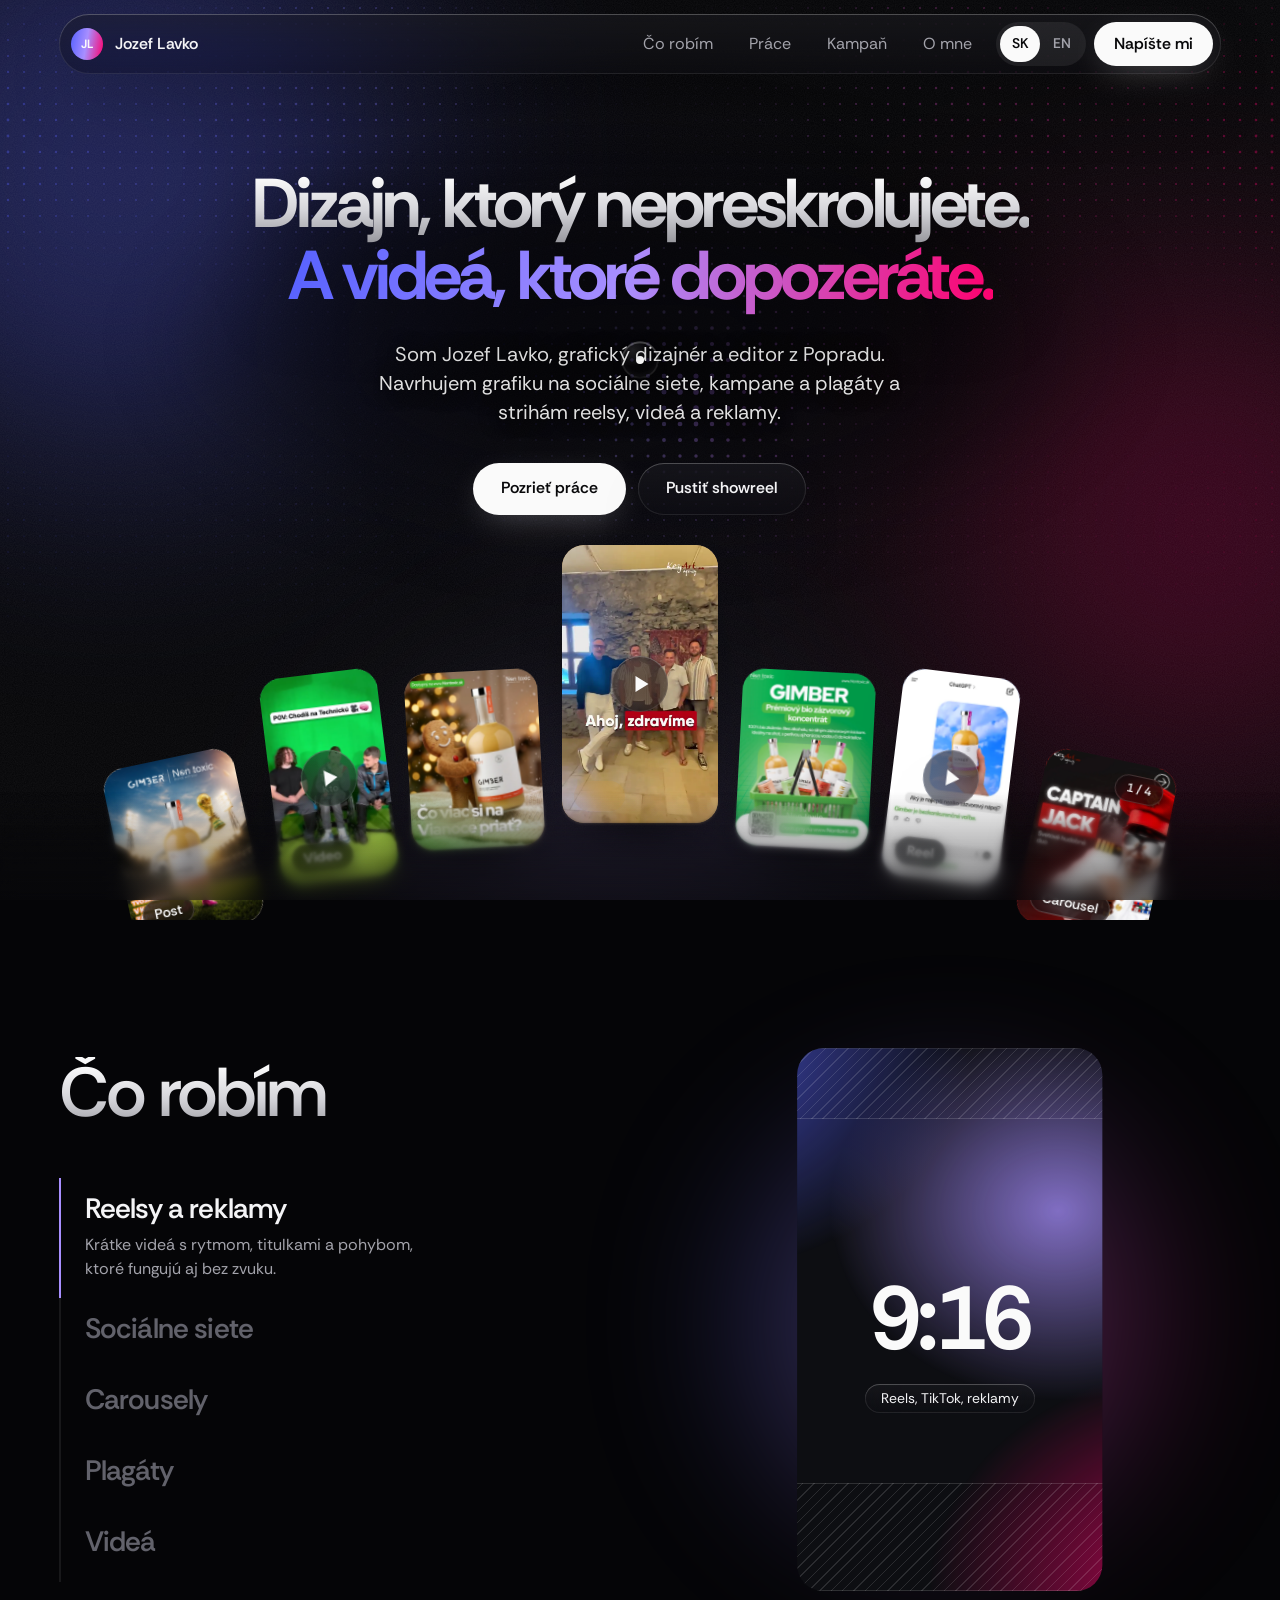
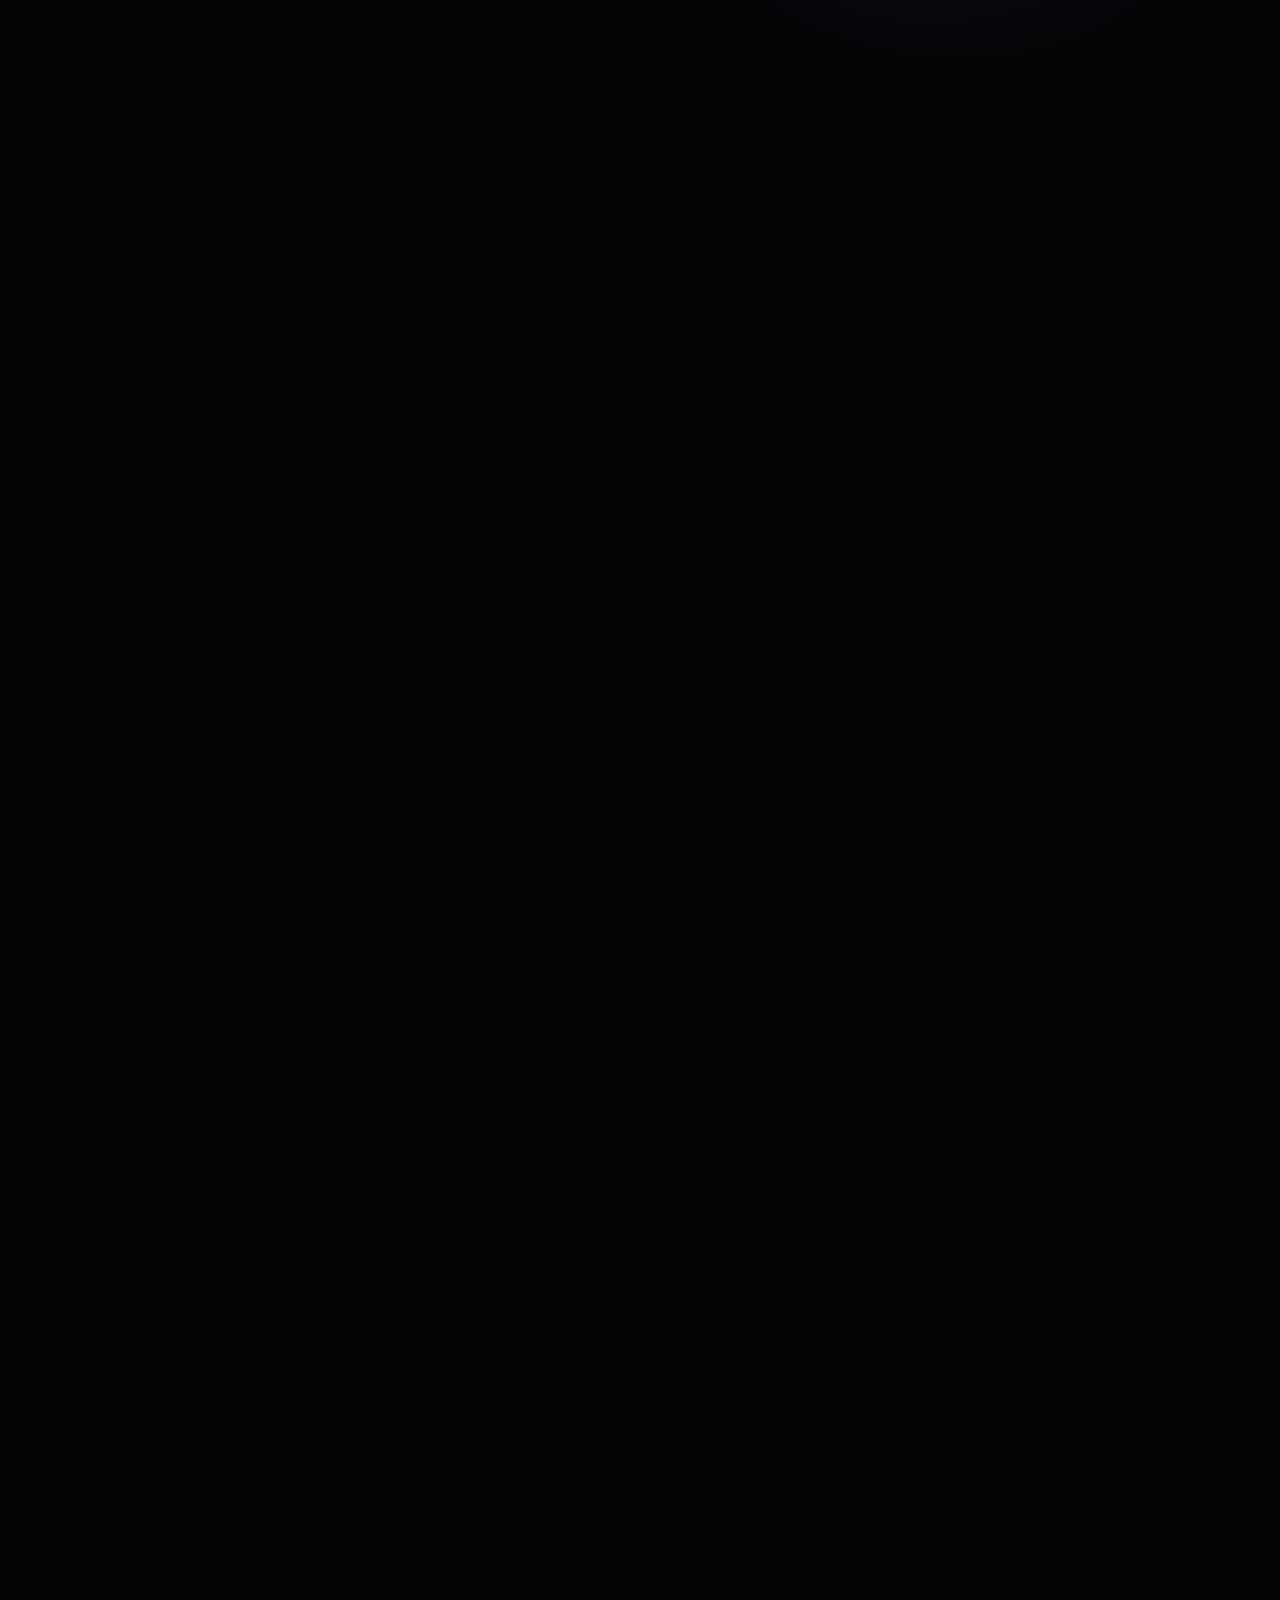
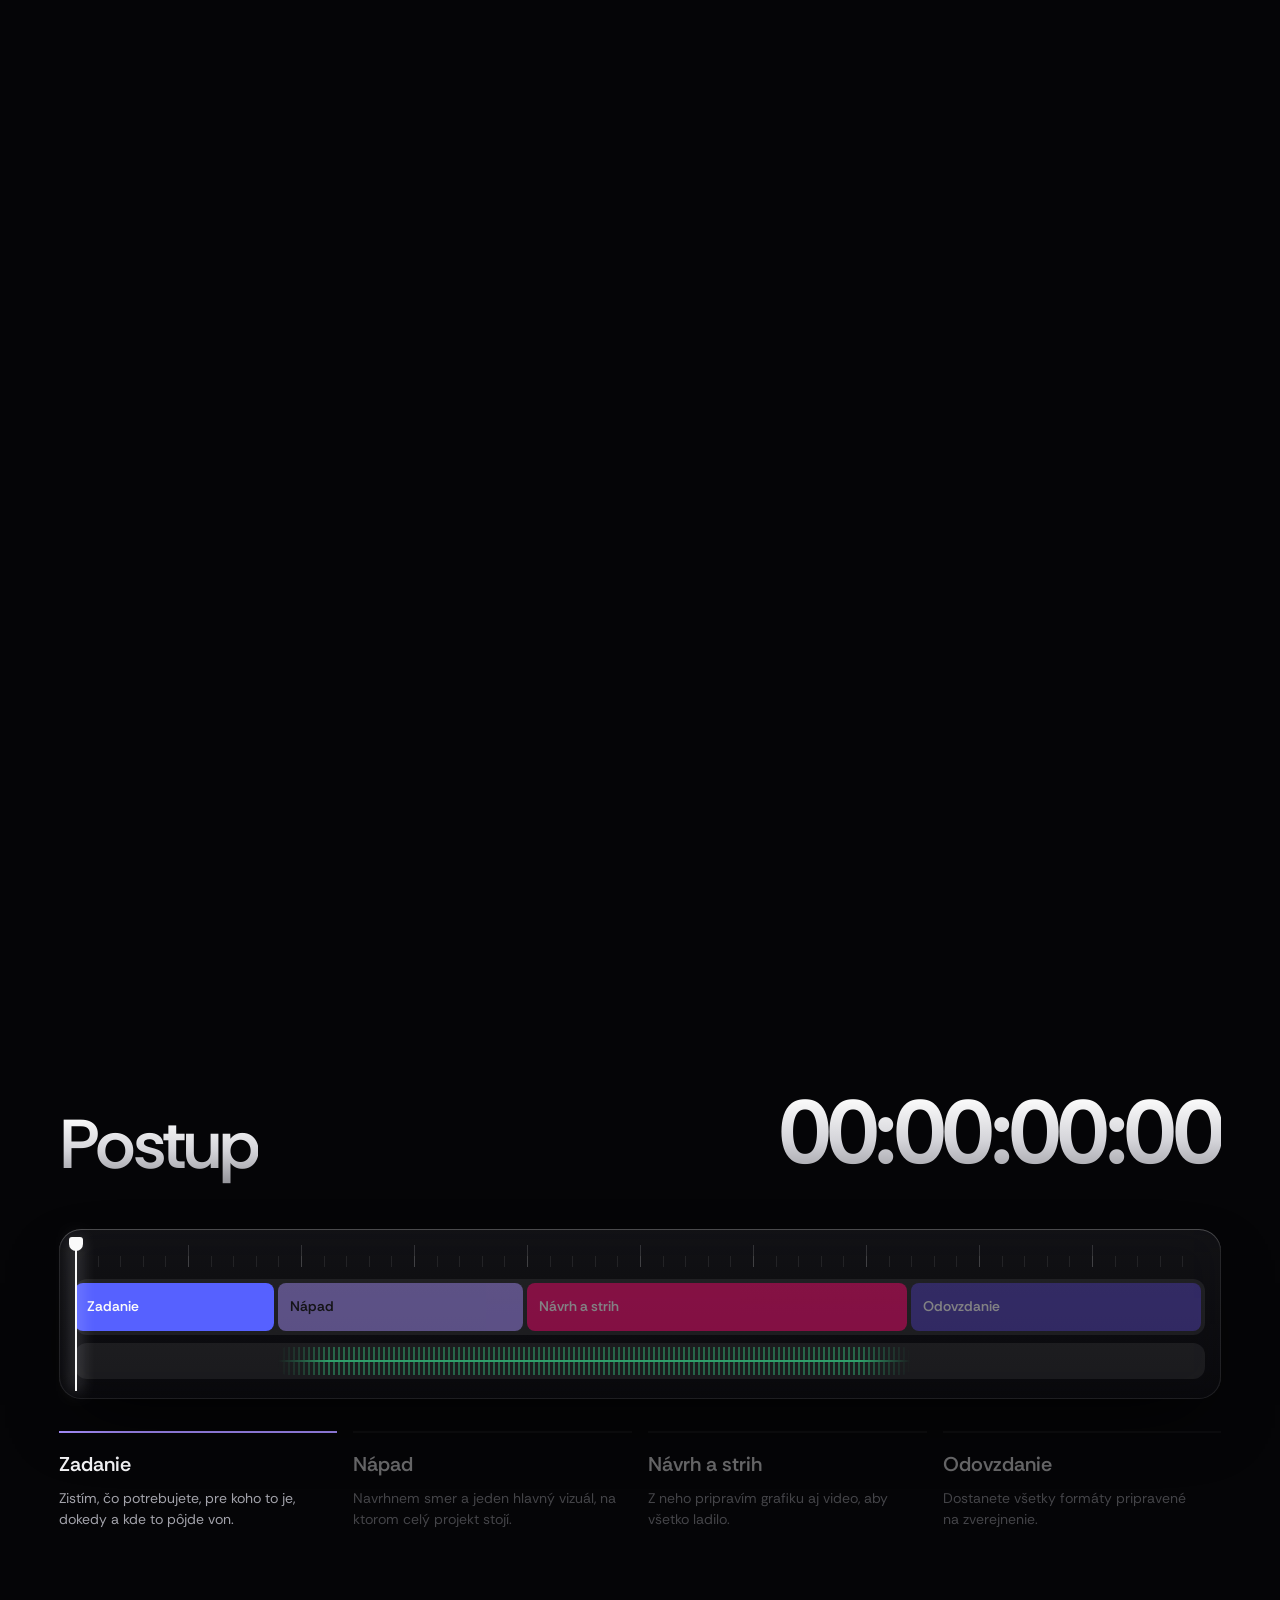
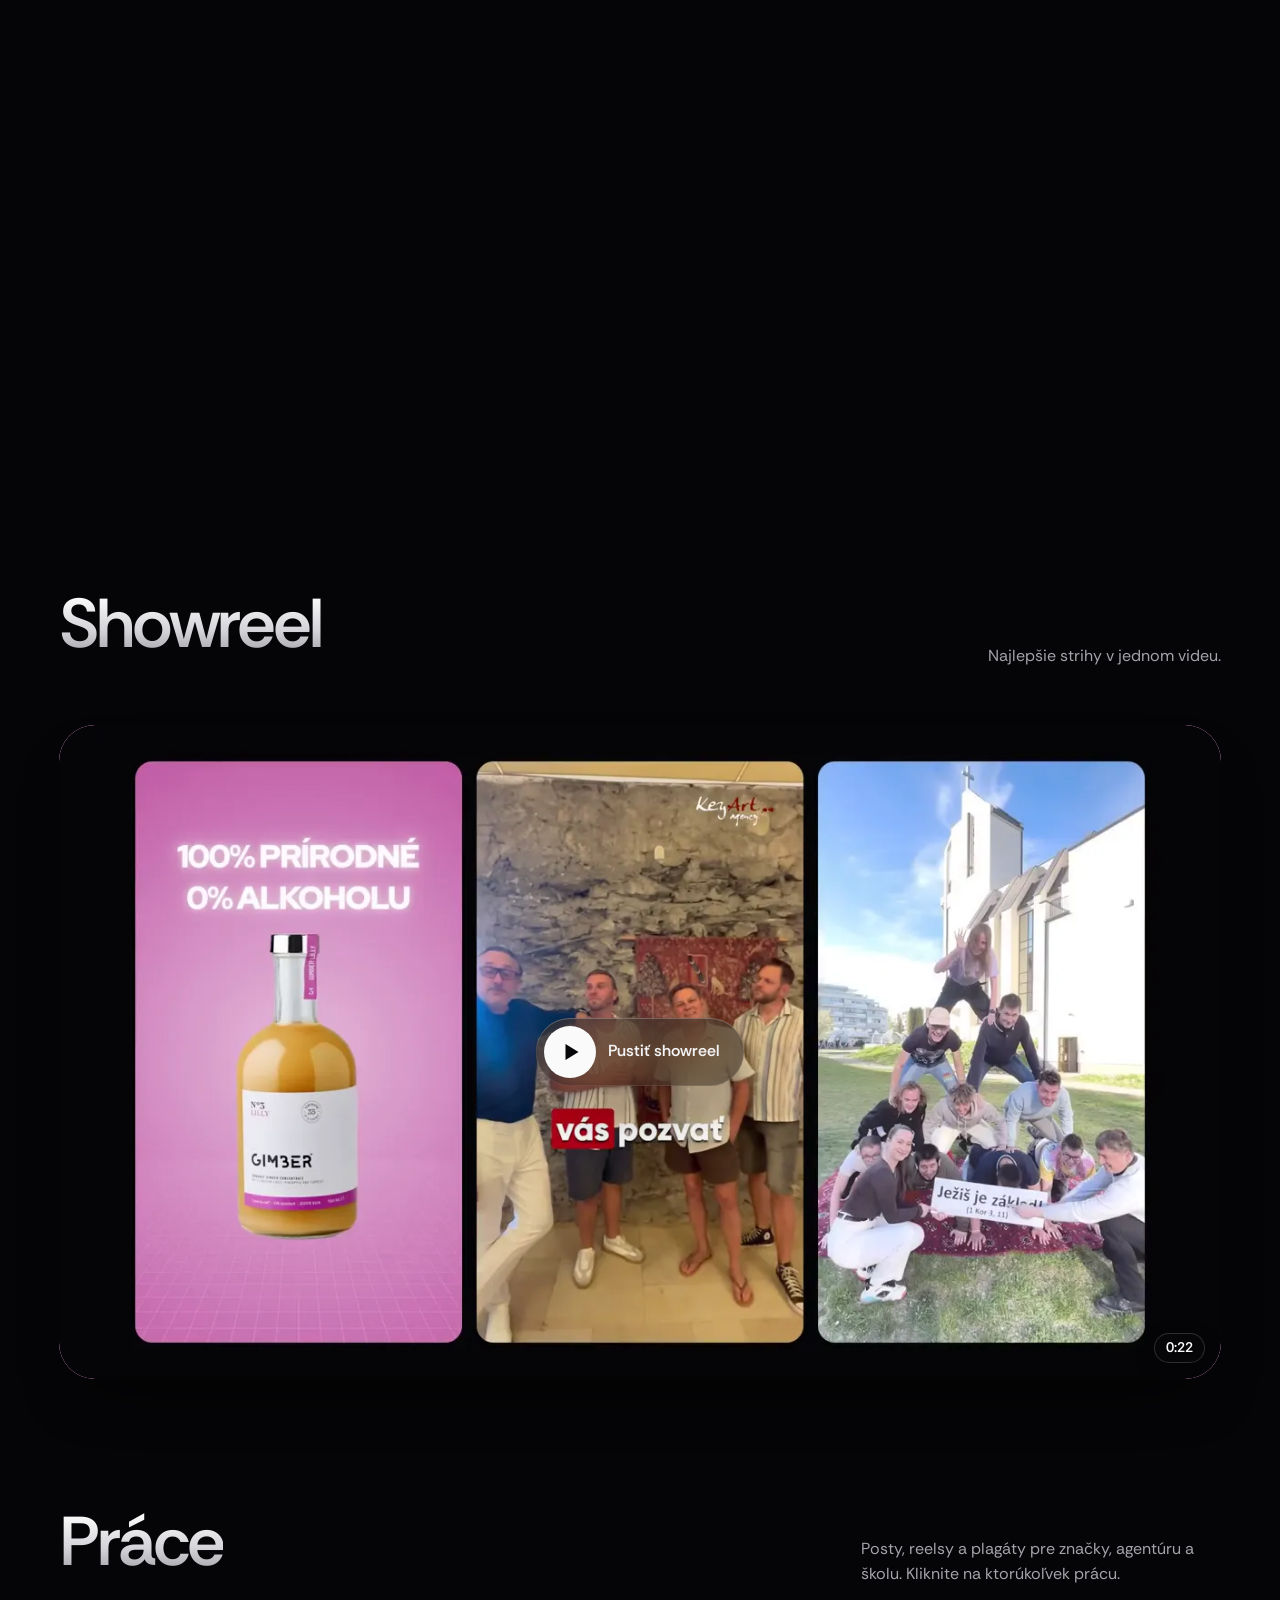
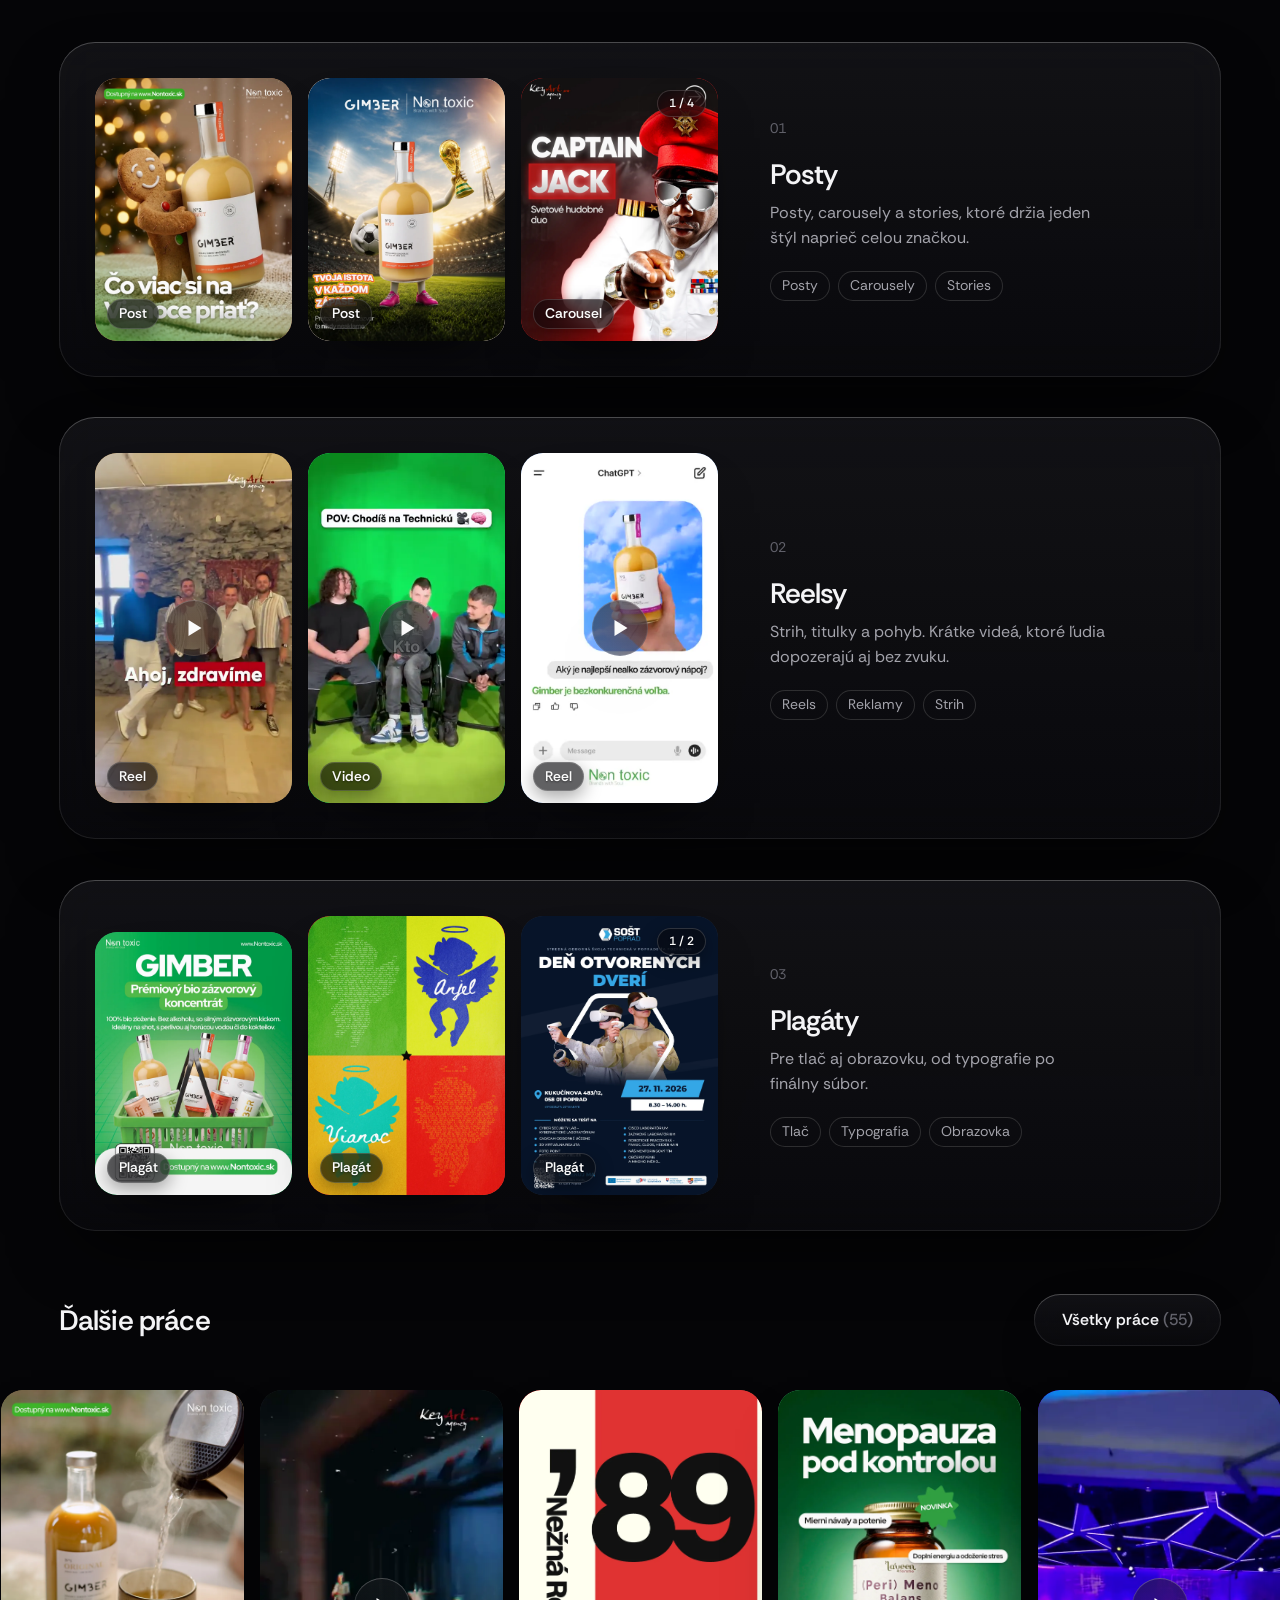
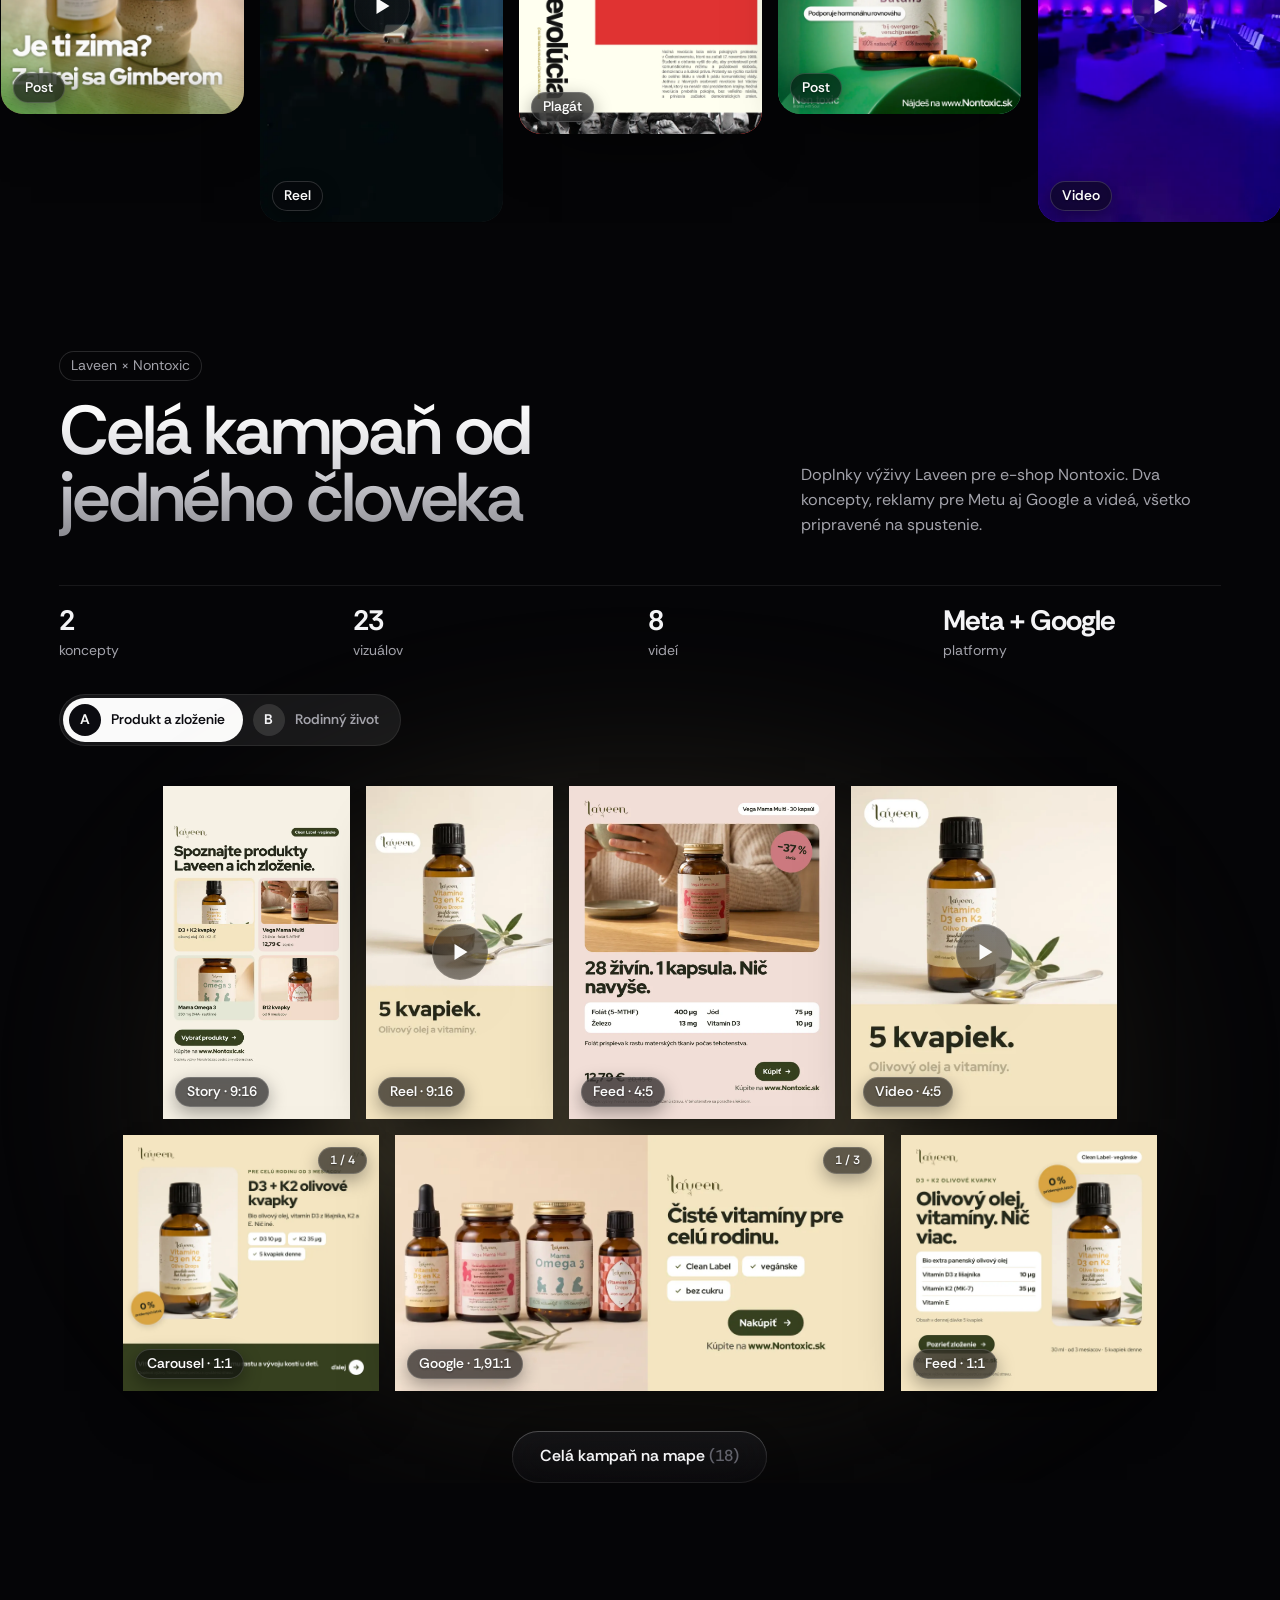
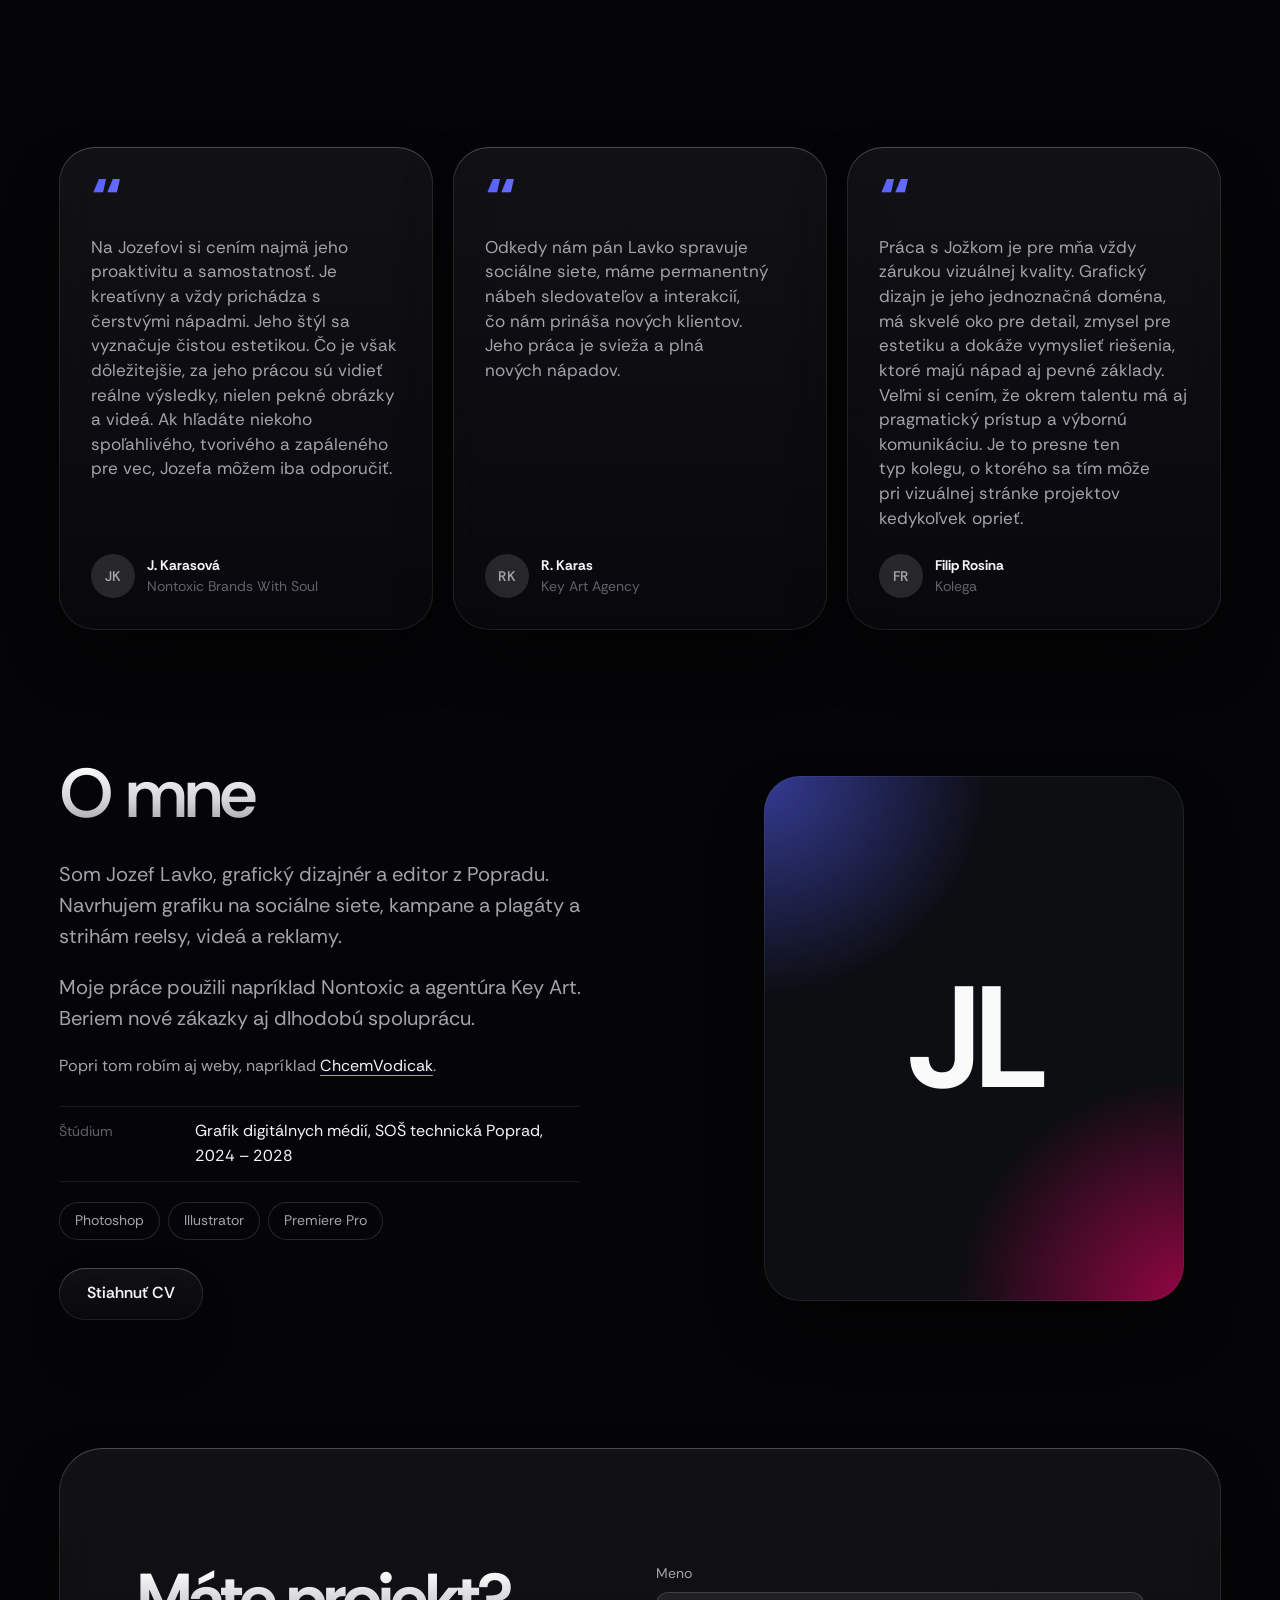
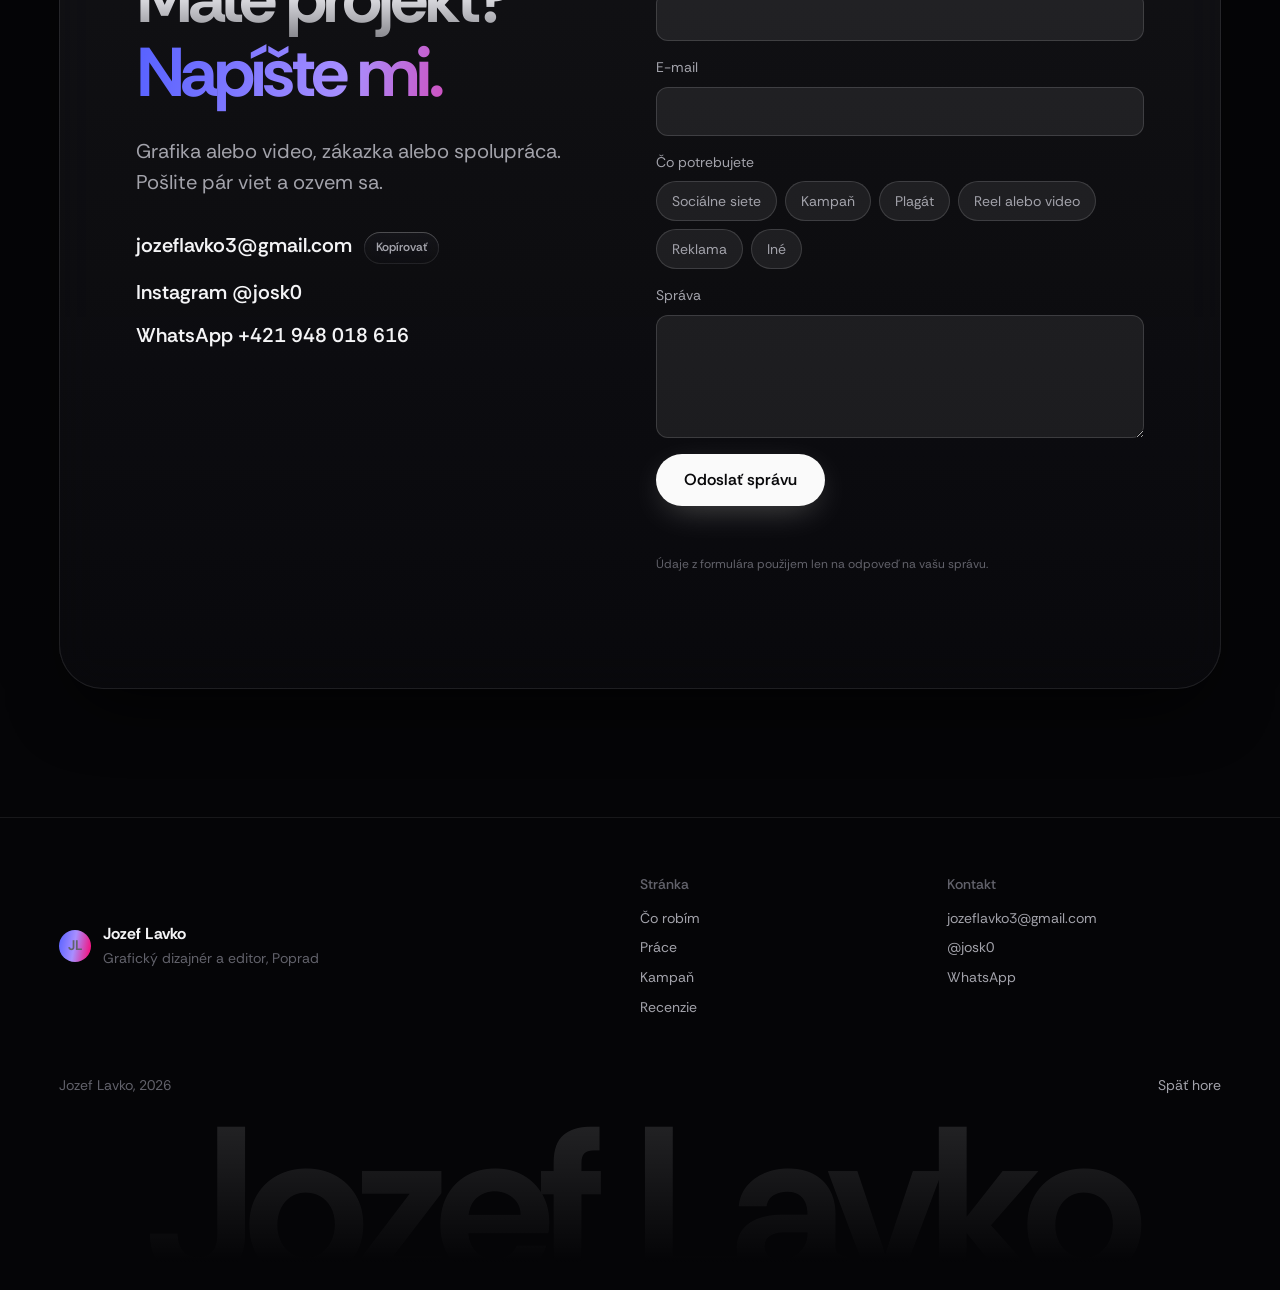
<file: index.html>
<!DOCTYPE html>
<html lang="sk">
<head>
<meta charset="utf-8">
<meta name="viewport" content="width=device-width, initial-scale=1">
<title>Jozef Lavko, grafický dizajnér a editor, Poprad</title>
<meta name="description" content="Jozef Lavko, grafický dizajnér a editor z Popradu. Grafika na sociálne siete, kampane, plagáty, reelsy, strih videí a reklamy pre značky, agentúry a podujatia.">
<link rel="icon" href="favicon.svg" type="image/svg+xml">
<link rel="icon" href="favicon-32.png" sizes="32x32" type="image/png">
<link rel="apple-touch-icon" href="apple-touch-icon.png">
<meta name="theme-color" content="#050507">
<link rel="canonical" href="https://jozeflavko.eu/">
<meta property="og:url" content="https://jozeflavko.eu/">
<meta property="og:type" content="website">
<meta property="og:title" content="Jozef Lavko, grafický dizajnér a editor">
<meta property="og:description" content="Dizajn, ktorý nepreskrolujete. A videá, ktoré dopozeráte. Grafika na sociálne siete, kampane, plagáty, reelsy, videá a reklamy.">
<meta property="og:image" content="https://jozeflavko.eu/og.png">
<meta property="og:image:width" content="1200">
<meta property="og:image:height" content="630">
<meta property="og:locale" content="sk_SK">
<meta name="twitter:card" content="summary_large_image">
<meta name="twitter:image" content="https://jozeflavko.eu/og.png">
<link rel="preconnect" href="https://fonts.googleapis.com">
<link rel="preconnect" href="https://fonts.gstatic.com" crossorigin>
<link href="https://fonts.googleapis.com/css2?family=Rethink+Sans:wght@400;500;600;700&display=swap" rel="stylesheet">
<script type="application/ld+json">{"@context":"https://schema.org","@type":"Person","name":"Jozef Lavko","url":"https://jozeflavko.eu/","image":"https://jozeflavko.eu/og.png","jobTitle":"Grafický dizajnér a editor","email":"mailto:jozeflavko3@gmail.com","telephone":"+421948018616","address":{"@type":"PostalAddress","addressLocality":"Poprad","addressCountry":"SK"},"sameAs":["https://www.instagram.com/josk0/"],"knowsAbout":["Grafický dizajn","Sociálne siete","Strih videa","Reels","Plagáty"],"alumniOf":{"@type":"EducationalOrganization","name":"SOŠ technická Poprad"}}</script>
<meta name="view-transition" content="same-origin">
<link rel="stylesheet" href="style.css">
<script>document.documentElement.classList.add('js')</script>
<!-- Návštevnosť: keď si založíte účet na plausible.io, odkomentujte riadok nižšie a doplňte svoju doménu.
<script defer data-domain="VASA-DOMENA.sk" src="https://plausible.io/js/script.js"></script>
-->
</head>
<body>

<div class="field" aria-hidden="true">
  <span class="bloom bloom--1"></span>
  <span class="bloom bloom--2"></span>
  <span class="bloom bloom--3"></span>
  <span class="grain"></span>
</div>
<div class="spot" aria-hidden="true"></div>

<svg class="defs" aria-hidden="true" width="0" height="0">
  <filter id="lens" x="0" y="0" width="100%" height="100%" color-interpolation-filters="sRGB">
    <feImage id="lensMap" x="0" y="0" width="72" height="72" preserveAspectRatio="none" result="map"/>
    <feDisplacementMap in="SourceGraphic" in2="map" scale="26" xChannelSelector="R" yChannelSelector="G"/>
  </filter>
</svg>
<div class="cursor" aria-hidden="true">
  <div class="cursor__lens"><svg class="cursor__icon" viewBox="0 0 24 24"><path d="M7 17L17 7M9 7h8v8"/></svg></div>
  <div class="cursor__dot"></div>
</div>

<header class="nav" id="nav">
  <nav class="nav__pill glass" aria-label="Menu">
    <a class="nav__name" href="#top" data-cursor="link"><span class="mark">JL</span><span>Jozef Lavko</span></a>
    <div class="nav__links">
      <a href="#robim" data-cursor="link" data-i="nav.services">Čo robím</a>
      <a href="#prace" data-cursor="link" data-i="nav.work">Práce</a>
      <a href="#kampan" data-cursor="link" data-i="nav.camp">Kampaň</a>
      <a href="#o-mne" data-cursor="link" data-i="nav.about">O mne</a>
    </div>
    <div class="lang" role="group" aria-label="Jazyk / Language">
      <button type="button" class="lang__b" data-lang="sk" aria-pressed="true" data-cursor="link">SK</button>
      <button type="button" class="lang__b" data-lang="en" aria-pressed="false" data-cursor="link">EN</button>
    </div>
    <a class="btn btn--white btn--sm nav__cta" href="#kontakt" data-cursor="link" data-i="nav.cta">Napíšte mi</a>
    <button type="button" class="nav__menu" id="menuBtn" aria-expanded="false" aria-controls="sheet" data-cursor="link"><span class="nav__burger" aria-hidden="true"><i></i><i></i></span><span data-i="menu">Menu</span></button>
  </nav>
</header>

<div class="sheet" id="sheet" hidden>
  <div class="sheet__panel glass" role="dialog" aria-modal="true" aria-label="Menu">
    <nav class="sheet__links" aria-label="Menu">
      <a href="#robim" data-i="nav.services">Čo robím</a>
      <a href="#postup" data-i="proc.h">Postup</a>
      <a href="#prace" data-i="nav.work">Práce</a>
      <a href="prace.html" data-i="more.all">Všetky práce</a>
      <a href="#kampan" data-i="nav.camp">Kampaň</a>
      <a href="#recenzie" data-i="nav.reviews">Recenzie</a>
      <a href="#o-mne" data-i="nav.about">O mne</a>
      <a href="#kontakt" data-i="nav.contact">Kontakt</a>
    </nav>
    <div class="sheet__row">
      <div class="lang" role="group" aria-label="Jazyk / Language">
        <button type="button" class="lang__b" data-lang="sk" aria-pressed="true">SK</button>
        <button type="button" class="lang__b" data-lang="en" aria-pressed="false">EN</button>
      </div>
      <a class="btn btn--glass glass btn--sm" href="cv.pdf" data-i="about.cv">Stiahnuť CV</a>
    </div>
    <div class="sheet__contacts">
      <a class="btn btn--white" href="mailto:jozeflavko3@gmail.com">E-mail</a>
      <a class="btn btn--glass glass" href="https://wa.me/421948018616" target="_blank" rel="noopener">WhatsApp</a>
      <a class="btn btn--glass glass" href="https://www.instagram.com/josk0/" target="_blank" rel="noopener">Instagram</a>
    </div>
  </div>
</div>

<main id="top">

  <!-- ============ HERO ============ -->
  <section class="hero" aria-labelledby="hero-h">
    <canvas class="halftone" id="halftone" aria-hidden="true"></canvas>
    <div class="wrap hero__inner">
      <h1 id="hero-h" class="hero__title">
        <span class="line"><span class="line__in chrome" data-i="hero.l1">Dizajn, ktorý nepreskrolujete.</span></span>
        <span class="line"><span class="line__in brand" data-i="hero.l2">A videá, ktoré dopozeráte.</span></span>
      </h1>
      <p class="hero__lede rise" data-i="hero.lede">Som Jozef Lavko, grafický dizajnér a editor z Popradu. Navrhujem grafiku na sociálne siete, kampane a plagáty a strihám reelsy, videá a reklamy.</p>
      <div class="actions rise">
        <a class="btn btn--white" href="#prace" data-cursor="link" data-i="hero.b1">Pozrieť práce</a>
        <a class="btn btn--glass glass" href="#showreel" data-cursor="link" data-i="hero.b2">Pustiť showreel</a>
      </div>
    </div>
    <div class="hero__frames">
      <span class="drift drift--a w-34"><button type="button" class="frame frame--34 has-media" data-cursor="media" data-id="gimber-istota" style="--gl:214,199,182"><img class="fm" src="media/gimber-istota.webp" width="1080" height="1440" alt="Gimber, Tvoja istota v každom zápase" decoding="async"><span class="tag glass">Post</span></button></span>
      <span class="drift drift--b w-916"><button type="button" class="frame frame--916 has-media reel" data-cursor="media" data-id="sost-mentoring" style="--gl:16,220,82"><img class="fm" src="media/sost-mentoring.webp" width="540" height="960" alt="Mentoring, otázky" decoding="async"><video class="fm fm--v" muted loop playsinline preload="none" data-src="media/p/sost-mentoring.mp4" aria-hidden="true"></video><span class="safe"></span><span class="play glass"></span><span class="tag glass">Video</span></button></span>
      <span class="drift drift--c w-34"><button type="button" class="frame frame--34 has-media" data-cursor="media" data-id="gimber-pernik" style="--gl:166,120,80"><img class="fm" src="media/gimber-pernik.webp" width="1080" height="1440" alt="Gimber, Vianoce" decoding="async"><span class="tag glass">Post</span></button></span>
      <span class="drift drift--d w-916 is-mid"><button type="button" class="frame frame--916 has-media reel" data-cursor="media" data-id="tenori-pozvanka" style="--gl:183,147,93"><img class="fm" src="media/tenori-pozvanka.webp" width="540" height="960" alt="4 Tenori, pozvánka" decoding="async"><video class="fm fm--v" muted loop playsinline preload="none" data-src="media/p/tenori-pozvanka.mp4" aria-hidden="true"></video><span class="safe"></span><span class="play glass"></span><span class="tag glass">Reel</span></button></span>
      <span class="drift drift--e w-34"><button type="button" class="frame frame--34 has-media" data-cursor="media" data-id="gimber-plagat" style="--gl:26,155,79"><img class="fm" src="media/gimber-plagat.webp" width="1080" height="1440" alt="Gimber, plagát" decoding="async"><span class="tag glass">Plagát</span></button></span>
      <span class="drift drift--f w-916"><button type="button" class="frame frame--916 has-media reel" data-cursor="media" data-id="gimber-chatgpt" style="--gl:156,186,230"><img class="fm" src="media/gimber-chatgpt.webp" width="540" height="960" alt="Gimber, ChatGPT" decoding="async"><video class="fm fm--v" muted loop playsinline preload="none" data-src="media/p/gimber-chatgpt.mp4" aria-hidden="true"></video><span class="safe"></span><span class="play glass"></span><span class="tag glass">Reel</span></button></span>
      <span class="drift drift--g w-34"><button type="button" class="frame frame--34 has-media" data-cursor="media" data-id="jack" style="--gl:166,13,14"><img class="fm" src="media/jack-1.webp" width="1080" height="1440" alt="Captain Jack, booking carousel" decoding="async"><span class="count glass">1 / 4</span><span class="tag glass">Carousel</span></button></span>
    </div>
  </section>

  <!-- ============ SERVICES: morphing frame ============ -->
  <section class="morph" id="robim" aria-labelledby="robim-h">
    <div class="morph__sticky">
      <div class="wrap morph__grid">
        <div class="morph__text">
          <h2 id="robim-h" class="chrome" data-i="svc.h">Čo robím</h2>
          <ol class="morph__list" id="morphList">
            <li class="is-on" data-ratio="916" data-name="9:16" data-use="Reels, TikTok, reklamy"><span class="mini mini--916" aria-hidden="true">9:16</span><h3 data-i="svc.1h">Reelsy a reklamy</h3><p data-i="svc.1p">Krátke videá s rytmom, titulkami a pohybom, ktoré fungujú aj bez zvuku.</p></li>
            <li data-ratio="45" data-name="4:5" data-use="Post do feedu"><span class="mini mini--45" aria-hidden="true">4:5</span><h3 data-i="svc.2h">Sociálne siete</h3><p data-i="svc.2p">Posty a kampane v jednom vizuálnom štýle.</p></li>
            <li data-ratio="11" data-name="1:1" data-use="Carousel"><span class="mini mini--11" aria-hidden="true">1:1</span><h3 data-i="svc.3h">Carousely</h3><p data-i="svc.3p">Príbeh na niekoľko slajdov, každý ťahá na ďalší.</p></li>
            <li data-ratio="a" data-name="A2" data-use="Tlač, plagát na stenu"><span class="mini mini--a" aria-hidden="true">A2</span><h3 data-i="svc.4h">Plagáty</h3><p data-i="svc.4p">Pre tlač aj obrazovku.</p></li>
            <li data-ratio="169" data-name="16:9" data-use="YouTube, plátno, reklama"><span class="mini mini--169" aria-hidden="true">16:9</span><h3 data-i="svc.5h">Videá</h3><p data-i="svc.5p">Upútavky, zostrihy a reklamné videá od nápadu po hotový strih.</p></li>
          </ol>
        </div>
        <div class="morph__stage" aria-hidden="true">
          <div class="morph__glow"></div>
          <div class="morph__frame t-mix" id="morphFrame">
            <span class="safe"></span>
            <span class="morph__ratio" id="morphRatio">9:16</span>
            <span class="morph__use" id="morphUse">Reels, TikTok, reklamy</span>
          </div>
        </div>
      </div>
    </div>
  </section>

  <!-- ============ PROCESS: edit timeline ============ -->
  <section class="timeline" id="postup" aria-labelledby="postup-h">
    <div class="timeline__sticky">
      <div class="wrap">
        <div class="timeline__top">
          <h2 id="postup-h" class="chrome" data-i="proc.h">Postup</h2>
          <div class="tc chrome" id="tc" aria-hidden="true">00:00:00:00</div>
        </div>
        <div class="tl glass" aria-hidden="true">
          <div class="tl__ruler"></div>
          <div class="tl__track tl__track--v">
            <span class="clip c-blue" style="--s:0;--w:18" data-i="proc.1h">Zadanie</span>
            <span class="clip c-lav" style="--s:18;--w:22" data-i="proc.2h">Nápad</span>
            <span class="clip c-mag" style="--s:40;--w:34" data-i="proc.3h">Návrh a strih</span>
            <span class="clip c-ind" style="--s:74;--w:26" data-i="proc.4h">Odovzdanie</span>
          </div>
          <div class="tl__track tl__track--a"><span class="wave" style="--s:18;--w:56"></span></div>
          <div class="tl__head" id="playhead"></div>
        </div>
        <ol class="steps" id="steps">
          <li class="is-on"><b data-i="proc.1h">Zadanie</b><span data-i="proc.1p">Zistím, čo potrebujete, pre koho to je, dokedy a kde to pôjde von.</span></li>
          <li><b data-i="proc.2h">Nápad</b><span data-i="proc.2p">Navrhnem smer a jeden hlavný vizuál, na ktorom celý projekt stojí.</span></li>
          <li><b data-i="proc.3h">Návrh a strih</b><span data-i="proc.3p">Z neho pripravím grafiku aj video, aby všetko ladilo.</span></li>
          <li><b data-i="proc.4h">Odovzdanie</b><span data-i="proc.4p">Dostanete všetky formáty pripravené na zverejnenie.</span></li>
        </ol>
      </div>
    </div>
  </section>

  <!-- ============ SHOWREEL ============ -->
  <section class="showreel" id="showreel" aria-labelledby="reel-h">
    <div class="wrap">
      <div class="head">
        <h2 id="reel-h" class="chrome reveal">Showreel</h2>
        <p class="head__note reveal" data-i="reel.note">Najlepšie strihy v jednom videu.</p>
      </div>
      <button type="button" class="frame frame--169 has-media showreel__frame reveal" data-cursor="media" data-id="showreel" style="--gl:212,140,192"><img class="fm" src="media/showreel.webp" width="1280" height="720" alt="Showreel" loading="lazy"><video class="fm fm--v fm--auto" muted loop playsinline preload="none" data-src="media/p/showreel.mp4" aria-hidden="true"></video><span class="showreel__play glass"><span class="play-ico" aria-hidden="true"></span><span data-i="reel.play">Pustiť showreel</span></span><span class="tag glass">0:22</span></button>
    </div>
  </section>

  <!-- ============ WORK ============ -->
  <section class="work" id="prace" aria-labelledby="prace-h">
    <div class="wrap">
      <div class="head">
        <h2 id="prace-h" class="chrome reveal" data-i="work.h">Práce</h2>
        <p class="head__note reveal" data-i="work.note">Posty, reelsy a plagáty pre značky, agentúru a školu. Kliknite na ktorúkoľvek prácu.</p>
      </div>
    </div>
    <div class="stack wrap">
      <article class="card glass">
        <div class="card__media card__media--c1">
          <button type="button" class="frame frame--34 has-media" data-cursor="media" data-id="gimber-pernik" style="--gl:166,120,80"><img class="fm" src="media/gimber-pernik.webp" width="1080" height="1440" alt="Gimber, Vianoce" loading="lazy" decoding="async"><span class="tag glass">Post</span></button><button type="button" class="frame frame--34 has-media" data-cursor="media" data-id="gimber-istota" style="--gl:214,199,182"><img class="fm" src="media/gimber-istota.webp" width="1080" height="1440" alt="Gimber, Tvoja istota v každom zápase" loading="lazy" decoding="async"><span class="tag glass">Post</span></button><button type="button" class="frame frame--34 has-media" data-cursor="media" data-id="jack" style="--gl:166,13,14"><img class="fm" src="media/jack-1.webp" width="1080" height="1440" alt="Captain Jack, booking carousel" loading="lazy" decoding="async"><span class="count glass">1 / 4</span><span class="tag glass">Carousel</span></button>
        </div>
        <div class="card__cap">
          <span class="card__no">01</span>
          <h3 data-i="c1.h">Posty</h3>
          <p data-i="c1.p">Posty, carousely a stories, ktoré držia jeden štýl naprieč celou značkou.</p>
          <ul class="pills"><li data-i="p.posts">Posty</li><li data-i="p.carousels">Carousely</li><li>Stories</li></ul>
        </div>
      </article>
      <article class="card glass">
        <div class="card__media card__media--c2">
          <button type="button" class="frame frame--916 has-media reel" data-cursor="media" data-id="tenori-pozvanka" style="--gl:183,147,93"><img class="fm" src="media/tenori-pozvanka.webp" width="540" height="960" alt="4 Tenori, pozvánka" loading="lazy" decoding="async"><video class="fm fm--v" muted loop playsinline preload="none" data-src="media/p/tenori-pozvanka.mp4" aria-hidden="true"></video><span class="safe"></span><span class="play glass"></span><span class="tag glass">Reel</span></button><button type="button" class="frame frame--916 has-media reel" data-cursor="media" data-id="sost-mentoring" style="--gl:16,220,82"><img class="fm" src="media/sost-mentoring.webp" width="540" height="960" alt="Mentoring, otázky" loading="lazy" decoding="async"><video class="fm fm--v" muted loop playsinline preload="none" data-src="media/p/sost-mentoring.mp4" aria-hidden="true"></video><span class="safe"></span><span class="play glass"></span><span class="tag glass">Video</span></button><button type="button" class="frame frame--916 has-media reel" data-cursor="media" data-id="gimber-chatgpt" style="--gl:156,186,230"><img class="fm" src="media/gimber-chatgpt.webp" width="540" height="960" alt="Gimber, ChatGPT" loading="lazy" decoding="async"><video class="fm fm--v" muted loop playsinline preload="none" data-src="media/p/gimber-chatgpt.mp4" aria-hidden="true"></video><span class="safe"></span><span class="play glass"></span><span class="tag glass">Reel</span></button>
        </div>
        <div class="card__cap">
          <span class="card__no">02</span>
          <h3 data-i="c2.h">Reelsy</h3>
          <p data-i="c2.p">Strih, titulky a pohyb. Krátke videá, ktoré ľudia dopozerajú aj bez zvuku.</p>
          <ul class="pills"><li>Reels</li><li data-i="p.ads">Reklamy</li><li data-i="p.edit">Strih</li></ul>
        </div>
      </article>
      <article class="card glass">
        <div class="card__media card__media--c3">
          <button type="button" class="frame frame--34 has-media" data-cursor="media" data-id="gimber-plagat" style="--gl:26,155,79"><img class="fm" src="media/gimber-plagat.webp" width="1080" height="1440" alt="Gimber, plagát" loading="lazy" decoding="async"><span class="tag glass">Plagát</span></button><button type="button" class="frame frame--a has-media" data-cursor="media" data-id="anjel" style="--gl:230,47,29"><img class="fm" src="media/anjel.webp" width="1060" height="1500" alt="Anjel Vianoc 2026" loading="lazy" decoding="async"><span class="tag glass">Plagát</span></button><button type="button" class="frame frame--a has-media" data-cursor="media" data-id="dod" style="--gl:7,20,41"><img class="fm" src="media/dod-modry.webp" width="1061" height="1500" alt="Deň otvorených dverí 2026" loading="lazy" decoding="async"><span class="count glass">1 / 2</span><span class="tag glass">Plagát</span></button>
        </div>
        <div class="card__cap">
          <span class="card__no">03</span>
          <h3 data-i="c3.h">Plagáty</h3>
          <p data-i="c3.p">Pre tlač aj obrazovku, od typografie po finálny súbor.</p>
          <ul class="pills"><li data-i="p.print">Tlač</li><li data-i="p.type">Typografia</li><li data-i="p.screen">Obrazovka</li></ul>
        </div>
      </article>
    </div>
    <div class="wrap more">
      <div class="more__head">
        <h3 class="more__h" data-i="more.h">Ďalšie práce</h3>
        <a class="btn btn--glass glass more__all" href="prace.html" data-cursor="link"><span data-i="more.all">Všetky práce</span>&nbsp;<span class="more__n">(55)</span></a>
      </div>
    </div>
    <div class="strip" id="strip">
      <figure class="strip__item"><button type="button" class="frame frame--34 has-media" data-cursor="media" data-id="gimber-zima" style="--gl:123,106,66"><img class="fm" src="media/gimber-zima.webp" width="1080" height="1440" alt="Gimber, Je ti zima?" loading="lazy" decoding="async"><span class="tag glass">Post</span></button></figure>
      <figure class="strip__item"><button type="button" class="frame frame--916 has-media reel" data-cursor="media" data-id="kraus-jarne" style="--gl:3,10,12"><img class="fm" src="media/kraus-jarne.webp" width="540" height="960" alt="Jan Kraus, Jarné turné 2027" loading="lazy" decoding="async"><video class="fm fm--v" muted loop playsinline preload="none" data-src="media/p/kraus-jarne.mp4" aria-hidden="true"></video><span class="safe"></span><span class="play glass"></span><span class="tag glass">Reel</span></button></figure>
      <figure class="strip__item"><button type="button" class="frame frame--a has-media" data-cursor="media" data-id="poster-89" style="--gl:224,51,50"><img class="fm" src="media/poster-89.webp" width="1131" height="1600" alt="Nežná revolúcia" loading="lazy" decoding="async"><span class="tag glass">Plagát</span></button></figure>
      <figure class="strip__item"><button type="button" class="frame frame--34 has-media" data-cursor="media" data-id="laveen-meno-post" style="--gl:32,141,78"><img class="fm" src="media/laveen-meno-post.webp" width="1080" height="1440" alt="Laveen, Menopauza pod kontrolou" loading="lazy" decoding="async"><span class="tag glass">Post</span></button></figure>
      <figure class="strip__item"><button type="button" class="frame frame--916 has-media reel" data-cursor="media" data-id="sost-3dise" style="--gl:50,0,191"><img class="fm" src="media/sost-3dise.webp" width="540" height="960" alt="3DISE konferencia, Praha" loading="lazy" decoding="async"><video class="fm fm--v" muted loop playsinline preload="none" data-src="media/p/sost-3dise.mp4" aria-hidden="true"></video><span class="safe"></span><span class="play glass"></span><span class="tag glass">Video</span></button></figure>
      <figure class="strip__item"><button type="button" class="frame frame--916 has-media reel" data-cursor="media" data-id="gimber-100" style="--gl:228,178,121"><img class="fm" src="media/gimber-100.webp" width="540" height="960" alt="Gimber, 100 % prírodné" loading="lazy" decoding="async"><video class="fm fm--v" muted loop playsinline preload="none" data-src="media/p/gimber-100.mp4" aria-hidden="true"></video><span class="safe"></span><span class="play glass"></span><span class="tag glass">Reel</span></button></figure>
      <figure class="strip__item"><button type="button" class="frame frame--a has-media" data-cursor="media" data-id="poster-bright" style="--gl:221,229,28"><img class="fm" src="media/poster-bright.webp" width="1131" height="1600" alt="Keep it bright!" loading="lazy" decoding="async"><span class="tag glass">Plagát</span></button></figure>
      <figure class="strip__item"><button type="button" class="frame frame--34 has-media" data-cursor="media" data-id="laveen-vitk" style="--gl:67,165,80"><img class="fm" src="media/laveen-vitk.webp" width="1080" height="1440" alt="Laveen, Vitamín K" loading="lazy" decoding="async"><span class="tag glass">Post</span></button></figure>
      <figure class="strip__item"><button type="button" class="frame frame--916 has-media reel" data-cursor="media" data-id="rkc-parkovisko" style="--gl:130,121,97"><img class="fm" src="media/rkc-parkovisko.webp" width="540" height="960" alt="Parkovisko pri kostole, PSK22" loading="lazy" decoding="async"><video class="fm fm--v" muted loop playsinline preload="none" data-src="media/p/rkc-parkovisko.mp4" aria-hidden="true"></video><span class="safe"></span><span class="play glass"></span><span class="tag glass">Video</span></button></figure>
      <figure class="strip__item"><button type="button" class="frame frame--34 has-media" data-cursor="media" data-id="sonett" style="--gl:171,134,93"><img class="fm" src="media/sonett.webp" width="1080" height="1440" alt="Sonett, Skutočná čistota" loading="lazy" decoding="async"><span class="tag glass">Post</span></button></figure>
      <figure class="strip__item"><button type="button" class="frame frame--916 has-media reel" data-cursor="media" data-id="kraus-jablonec" style="--gl:136,128,117"><img class="fm" src="media/kraus-jablonec.webp" width="540" height="960" alt="Jan Kraus, Jablonec" loading="lazy" decoding="async"><video class="fm fm--v" muted loop playsinline preload="none" data-src="media/p/kraus-jablonec.mp4" aria-hidden="true"></video><span class="safe"></span><span class="play glass"></span><span class="tag glass">Reel</span></button></figure>
      <figure class="strip__item"><button type="button" class="frame frame--34 has-media" data-cursor="media" data-id="booking-loona" style="--gl:123,19,19"><img class="fm" src="media/booking-loona.webp" width="1080" height="1440" alt="Loona, booking" loading="lazy" decoding="async"><span class="tag glass">Post</span></button></figure>
      <figure class="strip__item"><button type="button" class="frame frame--34 has-media" data-cursor="media" data-id="protein" style="--gl:25,99,159"><img class="fm" src="media/protein.webp" width="1080" height="1440" alt="Magnesium, produktový post" loading="lazy" decoding="async"><span class="tag glass">Post</span></button></figure>
      <figure class="strip__item"><button type="button" class="frame frame--a has-media" data-cursor="media" data-id="poster-apples" style="--gl:249,193,24"><img class="fm" src="media/poster-apples.webp" width="1131" height="1600" alt="An apple a day" loading="lazy" decoding="async"><span class="tag glass">Plagát</span></button></figure>
      <a class="strip__end glass" href="prace.html" data-cursor="link">
        <span class="strip__n">55</span>
        <span data-i="more.end">prác na mape. Ťahajte, klikajte, objavujte.</span>
        <span class="strip__go" aria-hidden="true"><svg viewBox="0 0 24 24"><path d="M5 12h14M13 6l6 6-6 6"/></svg></span>
      </a>
    </div>
  </section>

  <!-- ============ CAMPAIGN ============ -->
  <section class="camp" id="kampan" aria-labelledby="camp-h">
    <div class="wrap">
      <div class="camp__head">
        <div>
          <span class="camp__client reveal">Laveen × Nontoxic</span>
          <h2 id="camp-h" class="chrome reveal" data-i="camp.h">Celá kampaň od jedného človeka</h2>
        </div>
        <p class="head__note reveal" data-i="camp.p">Doplnky výživy Laveen pre e-shop Nontoxic. Dva koncepty, reklamy pre Metu aj Google a videá, všetko pripravené na spustenie.</p>
      </div>
      <dl class="camp__stats reveal">
        <div><dt data-i="camp.s1">koncepty</dt><dd>2</dd></div>
        <div><dt data-i="camp.s2">vizuálov</dt><dd>23</dd></div>
        <div><dt data-i="camp.s3">videí</dt><dd>8</dd></div>
        <div><dt data-i="camp.s4">platformy</dt><dd>Meta + Google</dd></div>
      </dl>
      <div class="camp__tabs reveal" role="group" aria-label="Koncept">
        <button type="button" class="camp__tab" data-c="a" aria-pressed="true" data-cursor="link"><b>A</b><span data-i="camp.a">Produkt a zloženie</span></button>
        <button type="button" class="camp__tab" data-c="b" aria-pressed="false" data-cursor="link"><b>B</b><span data-i="camp.b">Rodinný život</span></button>
      </div>
    </div>
    <div class="camp__board">
      <div class="camp__glow" aria-hidden="true"></div>
        <div class="bd" data-c="a">
          <div class="bd__row"><div class="bd__it" style="--r:9/16;--i:1"><button type="button" class="frame frame--916 has-media" data-cursor="media" data-id="lv-a-story" style="--gl:246,241,229"><img class="fm" src="media/lv-a-story.webp" width="675" height="1200" alt="Laveen, story produktov" loading="lazy" decoding="async"><span class="tag glass">Story · 9:16</span></button></div><div class="bd__it" style="--r:9/16;--i:2"><button type="button" class="frame frame--916 has-media reel" data-cursor="media" data-id="lv-r-d3k2" style="--gl:243,228,192"><img class="fm" src="media/lv-r-d3k2.webp" width="540" height="960" alt="Laveen, D3 + K2, reel" loading="lazy" decoding="async"><video class="fm fm--v" muted loop playsinline preload="none" data-src="media/p/lv-r-d3k2.mp4" aria-hidden="true"></video><span class="safe"></span><span class="play glass"></span><span class="tag glass">Reel · 9:16</span></button></div><div class="bd__it" style="--r:4/5;--i:3"><button type="button" class="frame frame--45 has-media" data-cursor="media" data-id="lv-a-feed-45" style="--gl:241,222,215"><img class="fm" src="media/lv-a-feed-45.webp" width="960" height="1200" alt="Laveen, Vega Mama Multi" loading="lazy" decoding="async"><span class="tag glass">Feed · 4:5</span></button></div><div class="bd__it" style="--r:4/5;--i:4"><button type="button" class="frame frame--45 has-media" data-cursor="media" data-id="lv-v-d3k2" style="--gl:243,228,192"><img class="fm" src="media/lv-v-d3k2.webp" width="720" height="900" alt="Laveen, D3 + K2" loading="lazy" decoding="async"><video class="fm fm--v" muted loop playsinline preload="none" data-src="media/p/lv-v-d3k2.mp4" aria-hidden="true"></video><span class="play glass"></span><span class="tag glass">Video · 4:5</span></button></div></div>
          <div class="bd__row"><div class="bd__it" style="--r:1;--i:5"><button type="button" class="frame frame--11 has-media" data-cursor="media" data-id="lv-a-car" style="--gl:244,229,193"><img class="fm" src="media/lv-a-car-1.webp" width="1080" height="1080" alt="Laveen, carousel produktov" loading="lazy" decoding="async"><span class="count glass">1 / 4</span><span class="tag glass">Carousel · 1:1</span></button></div><div class="bd__it" style="--r:1200/628;--i:6"><button type="button" class="frame frame--pm has-media" data-cursor="media" data-id="lv-a-pmax" style="--gl:237,226,202"><img class="fm" src="media/lv-a-pmax-w.webp" width="1200" height="628" alt="Laveen, Google PMax A" loading="lazy" decoding="async"><span class="count glass">1 / 3</span><span class="tag glass">Google · 1,91:1</span></button></div><div class="bd__it" style="--r:1;--i:7"><button type="button" class="frame frame--11 has-media" data-cursor="media" data-id="lv-a-feed-11" style="--gl:244,229,193"><img class="fm" src="media/lv-a-feed-11.webp" width="1080" height="1080" alt="Laveen, D3 + K2" loading="lazy" decoding="async"><span class="tag glass">Feed · 1:1</span></button></div></div>
        </div>
        <div class="bd" data-c="b" hidden>
          <div class="bd__row"><div class="bd__it" style="--r:9/16;--i:1"><button type="button" class="frame frame--916 has-media" data-cursor="media" data-id="lv-b-story" style="--gl:118,86,59"><img class="fm" src="media/lv-b-story.webp" width="675" height="1200" alt="Laveen, rodinná story" loading="lazy" decoding="async"><span class="tag glass">Story · 9:16</span></button></div><div class="bd__it" style="--r:9/16;--i:2"><button type="button" class="frame frame--916 has-media reel" data-cursor="media" data-id="lv-r-ranajky" style="--gl:161,132,99"><img class="fm" src="media/lv-r-ranajky.webp" width="540" height="960" alt="Laveen, Raňajky, reel" loading="lazy" decoding="async"><video class="fm fm--v" muted loop playsinline preload="none" data-src="media/p/lv-r-ranajky.mp4" aria-hidden="true"></video><span class="safe"></span><span class="play glass"></span><span class="tag glass">Reel · 9:16</span></button></div><div class="bd__it" style="--r:4/5;--i:3"><button type="button" class="frame frame--45 has-media" data-cursor="media" data-id="lv-b-feed-45" style="--gl:114,82,55"><img class="fm" src="media/lv-b-feed-45.webp" width="960" height="1200" alt="Laveen, ráno s Laveen" loading="lazy" decoding="async"><span class="tag glass">Feed · 4:5</span></button></div><div class="bd__it" style="--r:1;--i:4"><button type="button" class="frame frame--11 has-media" data-cursor="media" data-id="lv-v-ranajky" style="--gl:108,66,42"><img class="fm" src="media/lv-v-ranajky.webp" width="720" height="720" alt="Laveen, Raňajky" loading="lazy" decoding="async"><video class="fm fm--v" muted loop playsinline preload="none" data-src="media/p/lv-v-ranajky.mp4" aria-hidden="true"></video><span class="play glass"></span><span class="tag glass">Video · 1:1</span></button></div></div>
          <div class="bd__row"><div class="bd__it" style="--r:1;--i:5"><button type="button" class="frame frame--11 has-media" data-cursor="media" data-id="lv-b-car" style="--gl:244,229,193"><img class="fm" src="media/lv-b-car-1.webp" width="1080" height="1080" alt="Laveen, deň s rodinou" loading="lazy" decoding="async"><span class="count glass">1 / 4</span><span class="tag glass">Carousel · 1:1</span></button></div><div class="bd__it" style="--r:1200/628;--i:6"><button type="button" class="frame frame--pm has-media" data-cursor="media" data-id="lv-b-pmax" style="--gl:112,77,51"><img class="fm" src="media/lv-b-pmax-w.webp" width="1200" height="628" alt="Laveen, Google PMax B" loading="lazy" decoding="async"><span class="count glass">1 / 3</span><span class="tag glass">Google · 1,91:1</span></button></div><div class="bd__it" style="--r:1;--i:7"><button type="button" class="frame frame--11 has-media" data-cursor="media" data-id="lv-b-feed-11" style="--gl:246,241,229"><img class="fm" src="media/lv-b-feed-11.webp" width="1080" height="1080" alt="Laveen, každodenná rutina" loading="lazy" decoding="async"><span class="tag glass">Feed · 1:1</span></button></div></div>
        </div>
    </div>
    <div class="wrap camp__foot">
      <a class="btn btn--glass glass" href="prace.html#kampan" data-cursor="link"><span data-i="camp.all">Celá kampaň na mape</span>&nbsp;<span class="more__n">(18)</span></a>
    </div>
  </section>

  <!-- ============ REVIEWS (templates: fill in real ones) ============ -->
  <section class="reviews" id="recenzie" aria-labelledby="rev-h">
    <div class="wrap">
      <div class="head">
        <h2 id="rev-h" class="chrome reveal" data-i="rev.h">Recenzie</h2>
        <p class="head__note reveal" data-i="rev.note">Čo hovoria ľudia, s ktorými som spolupracoval.</p>
      </div>
      <div class="rev-grid">
        <figure class="rev glass reveal">
          <span class="rev__q" aria-hidden="true">“</span>
          <blockquote data-i="rev1.text">Na Jozefovi si cením najmä jeho proaktivitu a samostatnosť. Je kreatívny a vždy prichádza s čerstvými nápadmi. Jeho štýl sa vyznačuje čistou estetikou. Čo je však dôležitejšie, za jeho prácou sú vidieť reálne výsledky, nielen pekné obrázky a videá. Ak hľadáte niekoho spoľahlivého, tvorivého a zapáleného pre vec, Jozefa môžem iba odporučiť.</blockquote>
          <figcaption><span class="rev__av" aria-hidden="true">JK</span><span><b data-i="rev1.name">J. Karasová</b><span data-i="rev1.role">Nontoxic Brands With Soul</span></span></figcaption>
        </figure>
        <figure class="rev glass reveal">
          <span class="rev__q" aria-hidden="true">“</span>
          <blockquote data-i="rev2.text">Odkedy nám pán Lavko spravuje sociálne siete, máme permanentný nábeh sledovateľov a interakcií, čo nám prináša nových klientov. Jeho práca je svieža a plná nových nápadov.</blockquote>
          <figcaption><span class="rev__av" aria-hidden="true">RK</span><span><b data-i="rev2.name">R. Karas</b><span data-i="rev2.role">Key Art Agency</span></span></figcaption>
        </figure>
        <figure class="rev glass reveal">
          <span class="rev__q" aria-hidden="true">“</span>
          <blockquote data-i="rev3.text">Práca s Jožkom je pre mňa vždy zárukou vizuálnej kvality. Grafický dizajn je jeho jednoznačná doména, má skvelé oko pre detail, zmysel pre estetiku a dokáže vymyslieť riešenia, ktoré majú nápad aj pevné základy. Veľmi si cením, že okrem talentu má aj pragmatický prístup a výbornú komunikáciu. Je to presne ten typ kolegu, o ktorého sa tím môže pri vizuálnej stránke projektov kedykoľvek oprieť.</blockquote>
          <figcaption><span class="rev__av" aria-hidden="true">FR</span><span><b data-i="rev3.name">Filip Rosina</b><span data-i="rev3.role">Kolega</span></span></figcaption>
        </figure>
      </div>
    </div>
  </section>

  <!-- ============ ABOUT ============ -->
  <section class="about" id="o-mne" aria-labelledby="omne-h">
    <div class="wrap about__grid">
      <div class="about__text">
        <h2 id="omne-h" class="chrome reveal" data-i="about.h">O mne</h2>
        <p class="reveal" data-i="about.p1">Som Jozef Lavko, grafický dizajnér a editor z Popradu. Navrhujem grafiku na sociálne siete, kampane a plagáty a strihám reelsy, videá a reklamy.</p>
        <p class="reveal" data-i="about.p2">Moje práce použili napríklad Nontoxic a agentúra Key Art. Beriem nové zákazky aj dlhodobú spoluprácu.</p>
        <p class="reveal about__side" data-ih="about.p3">Popri tom robím aj weby, napríklad <a href="https://chcemvodicak.sostpoprad.sk" target="_blank" rel="noopener" data-cursor="link">ChcemVodicak</a>.</p>
        <dl class="facts reveal">
          <div><dt data-i="about.study">Štúdium</dt><dd data-i="about.studyv">Grafik digitálnych médií, SOŠ technická Poprad, 2024 – 2028</dd></div>
        </dl>
        <ul class="pills pills--lg reveal" aria-label="Nástroje"><li>Photoshop</li><li>Illustrator</li><li>Premiere Pro</li></ul>
        <a class="btn btn--glass glass about__cv reveal" href="cv.pdf" data-cursor="link" data-i="about.cv">Stiahnuť CV</a>
      </div>
      <div class="about__reel reveal"><div class="about__mono" aria-hidden="true"><span>JL</span></div></div>
    </div>
  </section>

  <!-- ============ CONTACT ============ -->
  <section class="cta" id="kontakt" aria-labelledby="cta-h">
    <div class="wrap">
      <div class="cta__card glass reveal">
        <div class="cta__grid">
          <div class="cta__left">
            <h2 id="cta-h"><span class="chrome" data-i="cta.h1">Máte projekt?</span><span class="brand" data-i="cta.h2">Napíšte mi.</span></h2>
            <p data-i="cta.p">Grafika alebo video, zákazka alebo spolupráca. Pošlite pár viet a ozvem sa.</p>
            <ul class="contact-list">
              <li class="mailrow"><a href="mailto:jozeflavko3@gmail.com" data-cursor="link">jozeflavko3@gmail.com</a><button type="button" class="copy glass" data-copy="jozeflavko3@gmail.com" data-cursor="link" data-i="copy">Kopírovať</button></li>
              <li><a href="https://www.instagram.com/josk0/" target="_blank" rel="noopener" data-cursor="link">Instagram @josk0</a></li>
              <li><a href="https://wa.me/421948018616" target="_blank" rel="noopener" data-cursor="link">WhatsApp +421 948 018 616</a></li>
            </ul>
            <!-- Rezervácia hovoru: keď si založíte účet na cal.com, odkomentujte riadok nižšie a doplňte svoje meno.
            <a class="btn btn--glass glass cta__call" href="https://cal.com/VASE-MENO/15min" target="_blank" rel="noopener" data-cursor="link" data-i="cta.call">Rezervovať 15 min hovor</a> -->
          </div>
          <form class="form" id="form" novalidate>
            <label class="f"><span data-i="f.name">Meno</span><input name="meno" type="text" autocomplete="name" required></label>
            <label class="f"><span data-i="f.email">E-mail</span><input name="email" type="email" autocomplete="email" required></label>
            <fieldset class="f f--chips">
              <legend data-i="f.need">Čo potrebujete</legend>
              <label><input type="checkbox" name="typ" value="Sociálne siete"><span data-i="f.c1">Sociálne siete</span></label>
              <label><input type="checkbox" name="typ" value="Kampaň"><span data-i="f.c2">Kampaň</span></label>
              <label><input type="checkbox" name="typ" value="Plagát"><span data-i="f.c3">Plagát</span></label>
              <label><input type="checkbox" name="typ" value="Reel alebo video"><span data-i="f.c4">Reel alebo video</span></label>
              <label><input type="checkbox" name="typ" value="Reklama"><span data-i="f.c5">Reklama</span></label>
              <label><input type="checkbox" name="typ" value="Iné"><span data-i="f.c6">Iné</span></label>
            </fieldset>
            <label class="f"><span data-i="f.msg">Správa</span><textarea name="sprava" rows="4" required></textarea></label>
            <input class="hp" type="text" name="_honey" tabindex="-1" autocomplete="off" aria-hidden="true">
            <button class="btn btn--white" type="submit" data-cursor="link" data-i="f.send">Odoslať správu</button>
            <p class="form__msg" id="formMsg" role="status" aria-live="polite"></p>
            <p class="form__gdpr" data-i="f.gdpr">Údaje z formulára použijem len na odpoveď na vašu správu.</p>
          </form>
        </div>
      </div>
    </div>
  </section>
</main>

<footer class="footer">
  <div class="wrap footer__grid">
    <div class="footer__brand"><span class="mark">JL</span><div><b>Jozef Lavko</b><span data-i="foot.role">Grafický dizajnér a editor, Poprad</span></div></div>
    <nav class="footer__col" aria-label="Stránka"><b data-i="foot.site">Stránka</b><a href="#robim" data-cursor="link" data-i="nav.services">Čo robím</a><a href="#prace" data-cursor="link" data-i="nav.work">Práce</a><a href="#kampan" data-cursor="link" data-i="nav.camp">Kampaň</a><a href="#recenzie" data-cursor="link" data-i="nav.reviews">Recenzie</a></nav>
    <nav class="footer__col" aria-label="Kontakt"><b data-i="foot.contact">Kontakt</b><a href="mailto:jozeflavko3@gmail.com" data-cursor="link">jozeflavko3@gmail.com</a><a href="https://www.instagram.com/josk0/" target="_blank" rel="noopener" data-cursor="link">@josk0</a><a href="https://wa.me/421948018616" target="_blank" rel="noopener" data-cursor="link">WhatsApp</a></nav>
    <p class="footer__end"><span>Jozef Lavko, 2026</span><a href="#top" class="totop" data-cursor="link" data-i="totop">Späť hore</a></p>
  </div>
  <div class="footer__big" aria-hidden="true">Jozef Lavko</div>
</footer>

<div class="edgeblur" aria-hidden="true"><i></i><i></i><i></i></div>
<div class="dock glass" id="dock">
  <a class="dock__msg" href="#kontakt" data-cursor="link"><span class="dock__dot" aria-hidden="true"></span><span data-i="dock">Beriem nové projekty</span></a>
  <a class="dock__ico" href="mailto:jozeflavko3@gmail.com" aria-label="E-mail" data-cursor="link"><svg viewBox="0 0 24 24"><rect x="3" y="5" width="18" height="14" rx="3"/><path d="M4 7l8 6 8-6"/></svg></a>
  <a class="dock__ico" href="https://wa.me/421948018616" target="_blank" rel="noopener" aria-label="WhatsApp +421 948 018 616" data-cursor="link"><svg viewBox="0 0 24 24"><path d="M4 20l1.3-3.9A8 8 0 1 1 8 19z"/><path d="M9 9.5c.3 1.6 1.9 3.6 3.6 4.4l1.2-1 1.7.8c-.2 1-1 1.6-2 1.5-2.8-.3-5.9-3.3-6-6.1-.1-1 .6-1.8 1.6-2l.8 1.7z"/></svg></a>
  <a class="dock__ico" href="https://www.instagram.com/josk0/" target="_blank" rel="noopener" aria-label="Instagram @josk0" data-cursor="link"><svg viewBox="0 0 24 24"><rect x="3" y="3" width="18" height="18" rx="5"/><circle cx="12" cy="12" r="4"/><circle cx="17.5" cy="6.5" r="1"/></svg></a>
</div>

<dialog class="lb glass" id="lb" aria-labelledby="lbTitle">
  <button class="icon-btn glass lb__close" type="button" id="lbClose" aria-label="Zavrieť" data-cursor="link"><svg viewBox="0 0 24 24"><path d="M6 6l12 12M18 6L6 18"/></svg></button>
  <div class="lb__stage" id="lbStage"></div>
  <div class="lb__side">
    <span class="lb__kind" id="lbKind"></span>
    <h3 class="lb__title" id="lbTitle"></h3>
    <p class="lb__client" id="lbClient" hidden></p>
    <p class="lb__text" id="lbText"></p>
    <div class="lb__nav">
      <button class="btn btn--glass glass" type="button" id="lbPrev" data-cursor="link" data-i="lb.prev">Predošlá</button>
      <button class="btn btn--glass glass" type="button" id="lbNext" data-cursor="link" data-i="lb.next">Ďalšia</button>
    </div>
  </div>
</dialog>

<script src="works.js"></script>
<script src="script.js"></script>
</body>
</html>
</file>
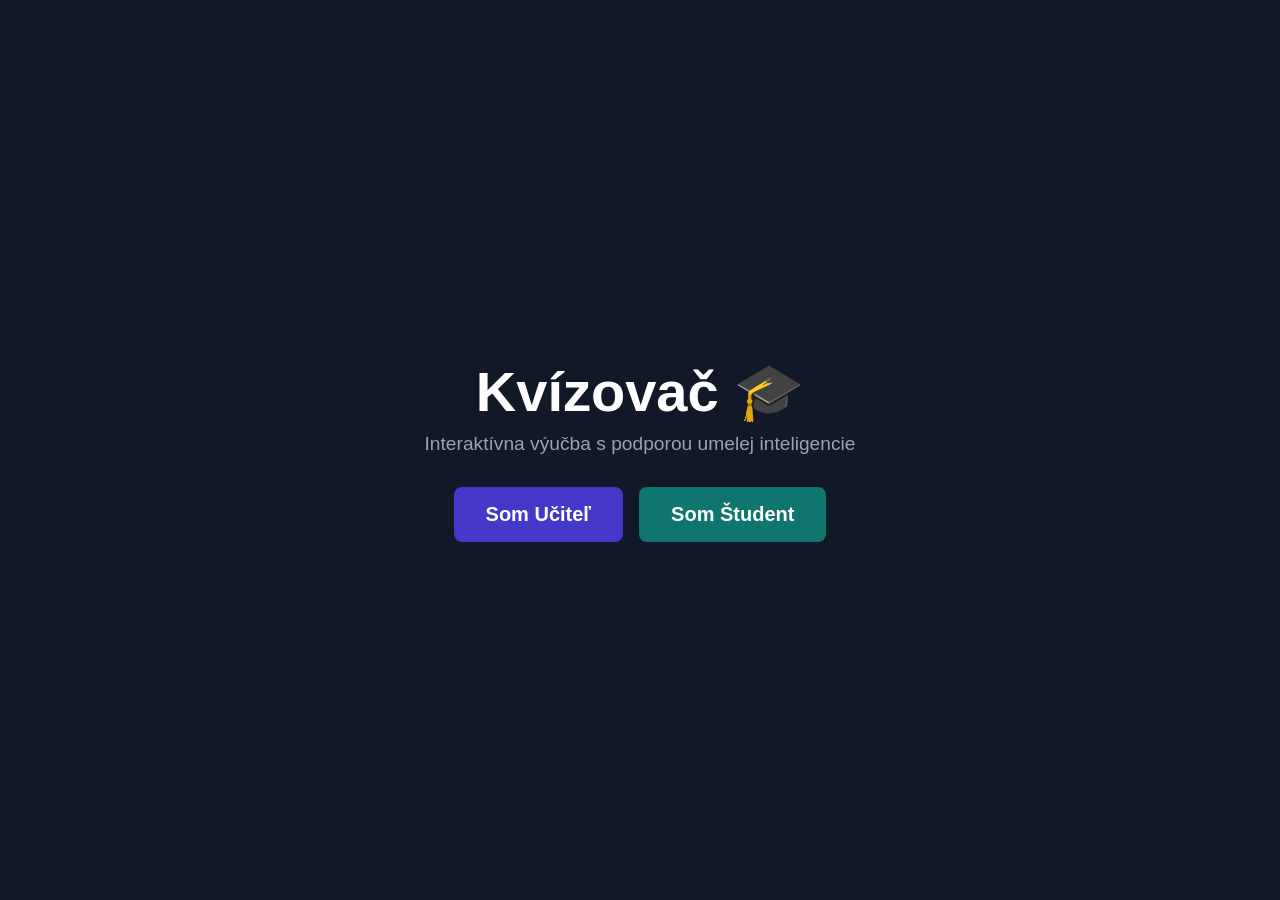
<file: picovina/index.html>
<!DOCTYPE html>
<html lang="sk">
<head>
    <meta charset="UTF-8">
    <meta name="viewport" content="width=device-width, initial-scale=1.0">
    <title>Kvízovač - Interaktívna trieda</title>
    <style>
        :root {
            --primary: #4338ca;
            --primary-hover: #3730a3;
            --secondary: #0f766e;
            --secondary-hover: #0d9488;
            --success: #16a34a;
            --danger: #dc2626;
            --bg-dark: #111827;
            --bg-card: #1f2937;
            --text-main: #f9fafb;
            --text-muted: #9ca3af;
            
            /* Farby odpovedí (štýl Kahoot) */
            --ans-a: #e21b3c;
            --ans-b: #1368ce;
            --ans-c: #d89e00;
            --ans-d: #26890c;
        }

        * { box-sizing: border-box; margin: 0; padding: 0; font-family: 'Segoe UI', Tahoma, Geneva, Verdana, sans-serif; }
        body { background-color: var(--bg-dark); color: var(--text-main); min-height: 100vh; display: flex; flex-direction: column; }
        
        .screen { display: none; min-height: 100vh; width: 100%; }
        .screen.active { display: block; animation: fadeIn 0.3s ease-in-out; }
        .container { max-width: 800px; margin: 0 auto; padding: 2rem; height: 100%; }
        .center-content { display: flex; flex-direction: column; align-items: center; justify-content: center; min-height: 100vh; text-align: center; }
        
        .logo { font-size: 3.5rem; margin-bottom: 0.5rem; color: #fff; }
        .subtitle { color: var(--text-muted); margin-bottom: 2rem; font-size: 1.2rem; }
        
        /* Tlačidlá */
        .btn { border: none; border-radius: 8px; padding: 0.75rem 1.5rem; font-size: 1rem; font-weight: 600; cursor: pointer; transition: transform 0.1s, background-color 0.2s; color: white; }
        .btn:active { transform: scale(0.95); }
        .btn:disabled { opacity: 0.5; cursor: not-allowed; }
        .btn-primary { background-color: var(--primary); }
        .btn-primary:hover { background-color: var(--primary-hover); }
        .btn-secondary { background-color: var(--secondary); }
        .btn-secondary:hover { background-color: var(--secondary-hover); }
        .btn-success { background-color: var(--success); }
        .btn-danger { background-color: var(--danger); }
        .btn-large { font-size: 1.25rem; padding: 1rem 2rem; }
        .btn-small { padding: 0.5rem 1rem; font-size: 0.9rem; }
        .btn-full { width: 100%; }
        .role-buttons { display: flex; gap: 1rem; flex-wrap: wrap; justify-content: center; }
        
        /* Karty & Formuláre */
        .card { background-color: var(--bg-card); padding: 1.5rem; border-radius: 12px; margin-bottom: 1.5rem; box-shadow: 0 4px 6px rgba(0,0,0,0.3); }
        .card h3 { margin-bottom: 1rem; border-bottom: 1px solid #374151; padding-bottom: 0.5rem; }
        .form-group { margin-bottom: 1rem; display: flex; justify-content: space-between; align-items: center; }
        input, select, textarea { background-color: #374151; border: 1px solid #4b5563; color: white; padding: 0.75rem; border-radius: 6px; font-size: 1rem; width: 100%; }
        textarea { resize: vertical; }
        .drop-zone { border: 2px dashed #4b5563; border-radius: 8px; padding: 2rem; text-align: center; color: var(--text-muted); cursor: pointer; transition: background 0.2s; margin-bottom: 1rem; }
        .drop-zone:hover, .drop-zone.dragover { background-color: #374151; border-color: var(--primary); }
        
        /* Utility */
        .mt-1 { margin-top: 1rem; }
        .mt-2 { margin-top: 2rem; }
        .text-center { text-align: center; }
        .hidden { display: none !important; }
        .error-text { color: #f87171; margin-top: 0.5rem; font-weight: bold; }
        .top-bar { display: flex; justify-content: space-between; align-items: center; margin-bottom: 2rem; }

        /* Editor otázok */
        .question-edit-block { background-color: var(--bg-card); padding: 1rem; border-radius: 8px; margin-bottom: 1rem; border-left: 4px solid var(--primary); }
        .options-edit { display: grid; grid-template-columns: 1fr 1fr; gap: 0.5rem; margin-top: 0.5rem; }
        .option-row { display: flex; align-items: center; gap: 0.5rem; }
        
        /* Lobby */
        .pin-display { font-size: 4rem; font-weight: 900; letter-spacing: 4px; color: #fcd34d; background: #000; padding: 1rem 2rem; border-radius: 12px; margin: 1rem 0; }
        .players-grid { display: flex; flex-wrap: wrap; gap: 1rem; justify-content: center; margin-top: 1.5rem; }
        .player-badge { background-color: var(--primary); padding: 0.5rem 1rem; border-radius: 20px; font-weight: bold; animation: scaleIn 0.3s; }
        
        /* Hra - Učiteľ */
        .game-header { display: flex; justify-content: space-between; align-items: center; font-size: 1.5rem; font-weight: bold; margin-bottom: 2rem; padding: 1rem; background: var(--bg-card); border-radius: 12px; }
        .timer { background: #000; color: white; padding: 0.5rem 1rem; border-radius: 50%; width: 60px; height: 60px; display: flex; align-items: center; justify-content: center; }
        .question-text { font-size: 2.5rem; text-align: center; margin-bottom: 2rem; min-height: 120px; display: flex; align-items: center; justify-content: center; }
        .answers-grid { display: grid; grid-template-columns: 1fr 1fr; gap: 1rem; }
        .answer-card { padding: 2rem; border-radius: 12px; font-size: 1.5rem; font-weight: bold; display: flex; align-items: center; color: white; box-shadow: 0 4px 0 rgba(0,0,0,0.2); }
        .ans-a { background-color: var(--ans-a); } .ans-b { background-color: var(--ans-b); } .ans-c { background-color: var(--ans-c); } .ans-d { background-color: var(--ans-d); }
        .answer-card.correct { border: 4px solid white; transform: scale(1.02); }
        .answer-card.dimmed { opacity: 0.3; }
        
        /* Hra - Študent */
        .student-game-bg { background-color: #f3f4f6; }
        .student-game-header { background: white; color: black; padding: 1rem; text-align: center; font-size: 1.2rem; font-weight: bold; box-shadow: 0 2px 4px rgba(0,0,0,0.1); }
        .student-answers-grid { display: grid; grid-template-columns: 1fr 1fr; grid-template-rows: 1fr 1fr; height: calc(100vh - 60px); gap: 0.5rem; padding: 0.5rem; }
        .student-btn { border: none; border-radius: 8px; box-shadow: inset 0 -4px 0 rgba(0,0,0,0.2); cursor: pointer; transition: transform 0.1s; }
        .student-btn:active { transform: translateY(4px); box-shadow: inset 0 0 0 rgba(0,0,0,0.2); }
        .student-btn:disabled { opacity: 0.7; cursor: not-allowed; }
        .student-feedback { position: fixed; top: 0; left: 0; right: 0; bottom: 0; display: flex; flex-direction: column; align-items: center; justify-content: center; color: white; z-index: 100; }
        .student-feedback.correct { background-color: var(--success); }
        .student-feedback.incorrect { background-color: var(--danger); }
        .student-feedback h2 { font-size: 3rem; margin-bottom: 1rem; }
        .student-feedback p { font-size: 1.5rem; background: rgba(0,0,0,0.2); padding: 0.5rem 1rem; border-radius: 8px; }
        
        /* Spinner */
        .spinner { border: 4px solid rgba(255,255,255,0.1); border-top: 4px solid var(--primary); border-radius: 50%; width: 40px; height: 40px; animation: spin 1s linear infinite; margin: 1rem auto; }
        
        /* Leaderboard */
        .leaderboard { width: 100%; max-width: 500px; }
        .lb-row { display: flex; justify-content: space-between; background: var(--bg-card); padding: 1rem; margin-bottom: 0.5rem; border-radius: 8px; font-size: 1.2rem; font-weight: bold; }
        .lb-row:nth-child(1) { background: #fbbf24; color: black; transform: scale(1.05); }
        .lb-row:nth-child(2) { background: #94a3b8; color: black; }
        .lb-row:nth-child(3) { background: #b45309; color: white; }
        
        @keyframes fadeIn { from { opacity: 0; } to { opacity: 1; } }
        @keyframes scaleIn { from { transform: scale(0); } to { transform: scale(1); } }
        @keyframes spin { 0% { transform: rotate(0deg); } 100% { transform: rotate(360deg); } }
    </style>
</head>
<body>
    <!-- Hlavné menu -->
    <div id="screen-home" class="screen active">
        <div class="container center-content">
            <h1 class="logo">Kvízovač 🎓</h1>
            <p class="subtitle">Interaktívna výučba s podporou umelej inteligencie</p>
            <div class="role-buttons">
                <button id="btn-role-teacher" class="btn btn-primary btn-large">Som Učiteľ</button>
                <button id="btn-role-student" class="btn btn-secondary btn-large">Som Študent</button>
            </div>
        </div>
    </div>

    <!-- Učiteľ: Nastavenie kvízu -->
    <div id="screen-teacher-setup" class="screen">
        <div class="container">
            <header class="top-bar">
                <h2>Učiteľský panel - Príprava kvízu</h2>
                <button class="btn btn-small" onclick="app.showScreen('screen-home')">Späť</button>
            </header>
            
            <div class="card">
                <h3>1. Zdrojové materiály (Text alebo Súbor)</h3>
                <div class="drop-zone" id="drop-zone">
                    <p>Potiahni a pusť textový súbor (.txt) sem, alebo klikni pre výber.</p>
                    <input type="file" id="file-input" accept=".txt" hidden>
                </div>
                <textarea id="text-input" rows="6" placeholder="Alebo sem vlož učebný text, z ktorého sa vytvoria otázky..."></textarea>
            </div>

            <div class="card">
                <h3>2. Parametre kvízu</h3>
                <div class="form-group">
                    <label for="question-count">Počet otázok:</label>
                    <input type="number" id="question-count" min="1" max="20" value="5">
                </div>
                <button id="btn-generate-ai" class="btn btn-primary btn-full">Vygenerovať otázky</button>
                <div id="ai-loading" class="hidden text-center mt-1">
                    <div class="spinner"></div>
                    <p>Spracovávam text a tvorím otázky...</p>
                </div>
                <p id="ai-error" class="error-text hidden text-center"></p>
            </div>
        </div>
    </div>

    <!-- Učiteľ: Editor otázok -->
    <div id="screen-teacher-editor" class="screen">
        <div class="container">
            <header class="top-bar">
                <h2>Kontrola a Úprava otázok</h2>
                <button class="btn btn-small" onclick="app.showScreen('screen-teacher-setup')">Späť</button>
            </header>
            <div id="questions-container"></div>
            <div class="action-bar mt-2">
                <button id="btn-start-lobby" class="btn btn-success btn-large btn-full">Vytvoriť miestnosť a Spustiť hru</button>
            </div>
        </div>
    </div>

    <!-- Učiteľ: Lobby -->
    <div id="screen-teacher-lobby" class="screen">
        <div class="container center-content">
            <h2>Pripoj sa na hru!</h2>
            <div class="pin-display">PIN: <span id="host-pin">0000</span></div>
            <p class="waiting-text">Čaká sa na hráčov...</p>
            <div class="players-grid" id="host-players-list"></div>
            <button id="btn-start-game" class="btn btn-success btn-large mt-2" disabled>Odštartovať kvíz</button>
        </div>
    </div>

    <!-- Učiteľ: Aktívna hra -->
    <div id="screen-teacher-game" class="screen">
        <div class="container">
            <header class="game-header">
                <span id="host-q-counter">Otázka 1/5</span>
                <span class="timer" id="host-timer">20</span>
            </header>
            <h2 class="question-text" id="host-question-text">Text otázky?</h2>
            <div class="answers-grid">
                <div class="answer-card ans-a" id="host-opt-0">A</div>
                <div class="answer-card ans-b" id="host-opt-1">B</div>
                <div class="answer-card ans-c" id="host-opt-2">C</div>
                <div class="answer-card ans-d" id="host-opt-3">D</div>
            </div>
            <div class="action-bar mt-2 text-center">
                <button id="btn-next-question" class="btn btn-primary btn-large hidden">Ďalšia otázka</button>
                <button id="btn-show-results" class="btn btn-success btn-large hidden">Zobraziť výsledky</button>
            </div>
        </div>
    </div>

    <!-- Učiteľ: Výsledky -->
    <div id="screen-teacher-leaderboard" class="screen">
        <div class="container center-content">
            <h2>Konečné poradie</h2>
            <div class="leaderboard mt-2" id="final-leaderboard"></div>
            <button class="btn btn-primary btn-large mt-2" onclick="app.resetApp()">Nová hra</button>
        </div>
    </div>

    <!-- Študent: Login -->
    <div id="screen-student-login" class="screen">
        <div class="container center-content">
            <h1 class="logo">Kvízovač 🎓</h1>
            <div class="card w-100" style="max-width: 400px; width: 100%;">
                <input type="text" id="student-pin" placeholder="PIN miestnosti" maxlength="4" class="text-center" style="font-size: 1.5rem; letter-spacing: 2px;">
                <input type="text" id="student-nick" placeholder="Tvoja prezývka" maxlength="12" class="text-center mt-1" style="font-size: 1.2rem;">
                <button id="btn-join-game" class="btn btn-primary btn-large btn-full mt-2">Pripojiť sa</button>
                <p id="student-error" class="error-text hidden text-center"></p>
            </div>
            <button class="btn btn-small mt-2" onclick="app.showScreen('screen-home')">Späť do menu</button>
        </div>
    </div>

    <!-- Študent: Lobby -->
    <div id="screen-student-lobby" class="screen">
        <div class="container center-content">
            <h2>Si vnútri!</h2>
            <p id="student-lobby-nick" style="font-size: 2rem; font-weight: bold; color: var(--primary); margin: 1rem 0;">Prezývka</p>
            <div class="spinner"></div>
            <p>Sleduj obrazovku učiteľa. Hra čoskoro začne...</p>
        </div>
    </div>

    <!-- Študent: Hra -->
    <div id="screen-student-game" class="screen student-game-bg">
        <div class="student-game-header">
            <span id="student-score">Skóre: 0</span>
        </div>
        <div class="student-answers-grid">
            <button class="student-btn ans-a" onclick="app.submitAnswer(0)"></button>
            <button class="student-btn ans-b" onclick="app.submitAnswer(1)"></button>
            <button class="student-btn ans-c" onclick="app.submitAnswer(2)"></button>
            <button class="student-btn ans-d" onclick="app.submitAnswer(3)"></button>
        </div>
        <div id="student-feedback" class="student-feedback hidden">
            <h2 id="feedback-title">Správne!</h2>
            <p id="feedback-points">+850 bodov</p>
        </div>
    </div>

    <script>
        // --- 1. AI SERVICE (MOCK) ---
        const AIService = {
            async generateQuestions(text, count) {
                return new Promise((resolve, reject) => {
                    setTimeout(() => {
                        try {
                            const questions = this._mockAIProcessing(text || "", count);
                            resolve(questions);
                        } catch (err) {
                            reject(err);
                        }
                    }, 1500);
                });
            },

            _mockAIProcessing(input, count) {
                const text = input.trim();
                const generated = [];
                const fallback = [
                    { question: "Čo je hlavným cieľom tohto materiálu?", options: ["Vzdelávať", "Zabávať", "Zavádzať", "Ignorovať"], correctIndex: 0 },
                    { question: "Aká bola úroveň prečítaného textu?", options: ["Ľahká", "Priemerná", "Náročná", "Nezrozumiteľná"], correctIndex: 1 },
                    { question: "Ktoré z nasledujúcich tvrdení je všeobecne pravdivé?", options: ["Zem je plochá", "Voda vrie pri 100°C", "Slnko obieha Zem", "Mesiac je syr"], correctIndex: 1 }
                ];

                if (text.length > 20) {
                    const words = text.split(/\s+/).filter(w => w.length > 4);
                    for(let i=0; i<count; i++) {
                        if (words.length > i+3) {
                            const keyword = words[Math.floor(Math.random() * words.length)];
                            generated.push({
                                question: `Aký je význam slova "${keyword}" v texte?`,
                                options: ["Kľúčový pojem", "Vedľajšia informácia", "Chyba", "Autor"],
                                correctIndex: 0
                            });
                        } else {
                            // Naklonuj fallback otázku, aby sme neprepisovali referencie
                            generated.push(JSON.parse(JSON.stringify(fallback[i % fallback.length])));
                        }
                    }
                } else {
                    for(let i=0; i<count; i++) {
                        generated.push(JSON.parse(JSON.stringify(fallback[i % fallback.length])));
                    }
                }
                
                // Premiešanie možností
                return generated.map(q => {
                    const opts = [...q.options];
                    const correctStr = opts[q.correctIndex];
                    for (let i = opts.length - 1; i > 0; i--) {
                        const j = Math.floor(Math.random() * (i + 1));
                        [opts[i], opts[j]] = [opts[j], opts[i]];
                    }
                    return { question: q.question, options: opts, correctIndex: opts.indexOf(correctStr) };
                });
            }
        };

        // --- 2. NETWORK ENGINE (BroadcastChannel) ---
        class GameNetwork {
            constructor(role, messageHandler) {
                this.channel = new BroadcastChannel('quiz_app_channel');
                this.role = role;
                this.channel.onmessage = (event) => { if (messageHandler) messageHandler(event.data); };
            }
            send(type, payload = {}) { this.channel.postMessage({ type, ...payload }); }
            close() { this.channel.close(); }
        }

        // --- 3. HLAVNÁ APLIKÁCIA ---
        const app = {
            state: {
                role: null, pin: null, nickname: null, players: {}, questions: [],
                currentQuestionIndex: 0, timerInterval: null, timeLeft: 0,
                isAnsweringActive: false, studentAnswered: false, answersCount: 0
            },
            network: null,

            init() {
                // Naviazanie eventov
                document.getElementById('btn-role-teacher').onclick = () => { this.state.role = 'teacher'; this.showScreen('screen-teacher-setup'); };
                document.getElementById('btn-role-student').onclick = () => { this.state.role = 'student'; this.showScreen('screen-student-login'); };
                
                // Drag and Drop
                const dropZone = document.getElementById('drop-zone');
                const fileInput = document.getElementById('file-input');
                dropZone.onclick = () => fileInput.click();
                dropZone.ondragover = (e) => { e.preventDefault(); dropZone.classList.add('dragover'); };
                dropZone.ondragleave = () => dropZone.classList.remove('dragover');
                dropZone.ondrop = (e) => {
                    e.preventDefault(); dropZone.classList.remove('dragover');
                    if(e.dataTransfer.files.length) this.handleFileUpload(e.dataTransfer.files[0]);
                };
                fileInput.onchange = (e) => { if(e.target.files.length) this.handleFileUpload(e.target.files[0]); };

                // Tlačidlá
                document.getElementById('btn-generate-ai').onclick = () => this.generateQuestions();
                document.getElementById('btn-start-lobby').onclick = () => this.createRoom();
                document.getElementById('btn-start-game').onclick = () => this.startGame();
                document.getElementById('btn-next-question').onclick = () => this.nextQuestion();
                document.getElementById('btn-show-results').onclick = () => this.endGame();
                document.getElementById('btn-join-game').onclick = () => this.joinRoom();
            },

            showScreen(screenId) {
                document.querySelectorAll('.screen').forEach(el => el.classList.remove('active'));
                document.getElementById(screenId).classList.add('active');
            },

            resetApp() {
                this.state = { role: null, pin: null, nickname: null, players: {}, questions: [], currentQuestionIndex: 0, timerInterval: null, timeLeft: 0 };
                if(this.network) { this.network.close(); this.network = null; }
                document.getElementById('text-input').value = '';
                this.showScreen('screen-home');
            },

            // --- Učiteľ: Setup & AI ---
            handleFileUpload(file) {
                if (!file.name.endsWith('.txt')) return alert('Prosím, nahrajte iba .txt súbory.');
                const reader = new FileReader();
                reader.onload = (e) => document.getElementById('text-input').value = e.target.result;
                reader.readAsText(file);
            },

            async generateQuestions() {
                const errorEl = document.getElementById('ai-error');
                errorEl.classList.add('hidden');
                document.getElementById('btn-generate-ai').classList.add('hidden');
                document.getElementById('ai-loading').classList.remove('hidden');

                try {
                    const text = document.getElementById('text-input').value;
                    const count = parseInt(document.getElementById('question-count').value) || 5;
                    
                    this.state.questions = await AIService.generateQuestions(text, count);
                    
                    document.getElementById('ai-loading').classList.add('hidden');
                    document.getElementById('btn-generate-ai').classList.remove('hidden');
                    
                    this.renderEditor();
                    this.showScreen('screen-teacher-editor');
                } catch (error) {
                    console.error(error);
                    document.getElementById('ai-loading').classList.add('hidden');
                    document.getElementById('btn-generate-ai').classList.remove('hidden');
                    errorEl.innerText = "Nastala chyba pri generovaní. Skúste to znova.";
                    errorEl.classList.remove('hidden');
                }
            },

            renderEditor() {
                const container = document.getElementById('questions-container');
                container.innerHTML = '';
                this.state.questions.forEach((q, qIndex) => {
                    const block = document.createElement('div');
                    block.className = 'question-edit-block';
                    let html = `<h4>Otázka ${qIndex + 1}</h4>
                                <input type="text" value="${q.question}" onchange="app.state.questions[${qIndex}].question = this.value" style="margin-bottom: 10px;">
                                <div class="options-edit">`;
                    q.options.forEach((opt, oIndex) => {
                        const isChecked = q.correctIndex === oIndex ? 'checked' : '';
                        html += `<div class="option-row">
                                    <input type="radio" name="correct-${qIndex}" value="${oIndex}" ${isChecked} onchange="app.state.questions[${qIndex}].correctIndex = ${oIndex}" style="width:auto; cursor:pointer;">
                                    <input type="text" value="${opt}" onchange="app.state.questions[${qIndex}].options[${oIndex}] = this.value">
                                 </div>`;
                    });
                    html += `</div>`;
                    block.innerHTML = html;
                    container.appendChild(block);
                });
            },

            // --- Učiteľ: Hra ---
            createRoom() {
                this.state.pin = Math.floor(1000 + Math.random() * 9000).toString();
                this.state.players = {};
                document.getElementById('host-pin').innerText = this.state.pin;
                document.getElementById('host-players-list').innerHTML = '';
                this.network = new GameNetwork('host', this.handleHostMessages.bind(this));
                this.showScreen('screen-teacher-lobby');
            },

            handleHostMessages(msg) {
                if (msg.pin !== this.state.pin) return;
                if (msg.type === 'JOIN') {
                    if (this.state.players[msg.nickname]) {
                        this.network.send('ERROR', { pin: this.state.pin, target: msg.nickname, message: 'Prezývka sa už používa.' });
                    } else {
                        this.state.players[msg.nickname] = 0;
                        this.updateHostLobby();
                        this.network.send('PLAYER_ACCEPTED', { pin: this.state.pin, nickname: msg.nickname });
                    }
                } else if (msg.type === 'SUBMIT_ANSWER' && this.state.isAnsweringActive) {
                    this.processAnswer(msg.nickname, msg.answerIndex, msg.timeLeft);
                }
            },

            updateHostLobby() {
                const list = document.getElementById('host-players-list');
                list.innerHTML = '';
                const players = Object.keys(this.state.players);
                players.forEach(name => {
                    const badge = document.createElement('div');
                    badge.className = 'player-badge';
                    badge.innerText = name;
                    list.appendChild(badge);
                });
                document.getElementById('btn-start-game').disabled = players.length === 0;
            },

            startGame() {
                this.state.currentQuestionIndex = -1;
                this.network.send('START_GAME', { pin: this.state.pin });
                this.showScreen('screen-teacher-game');
                this.nextQuestion();
            },

            nextQuestion() {
                this.state.currentQuestionIndex++;
                const qIndex = this.state.currentQuestionIndex;
                if (qIndex >= this.state.questions.length) return this.endGame();

                const q = this.state.questions[qIndex];
                document.getElementById('btn-next-question').classList.add('hidden');
                document.querySelectorAll('.answer-card').forEach(c => c.classList.remove('correct', 'dimmed'));
                
                document.getElementById('host-q-counter').innerText = `Otázka ${qIndex + 1}/${this.state.questions.length}`;
                document.getElementById('host-question-text').innerText = q.question;
                q.options.forEach((opt, i) => document.getElementById(`host-opt-${i}`).innerText = opt);

                this.state.isAnsweringActive = true;
                this.state.answersCount = 0;
                this.network.send('NEW_QUESTION', { pin: this.state.pin, index: qIndex });
                this.startTimer(20, () => this.showCorrectAnswer());
            },

            startTimer(seconds, onComplete) {
                this.state.timeLeft = seconds;
                document.getElementById('host-timer').innerText = this.state.timeLeft;
                clearInterval(this.state.timerInterval);
                this.state.timerInterval = setInterval(() => {
                    this.state.timeLeft--;
                    document.getElementById('host-timer').innerText = this.state.timeLeft;
                    
                    if (this.state.answersCount >= Object.keys(this.state.players).length) this.state.timeLeft = 0;
                    
                    if (this.state.timeLeft <= 0) {
                        clearInterval(this.state.timerInterval);
                        if (onComplete) onComplete();
                    }
                }, 1000);
            },

            processAnswer(nickname, answerIndex, timeAtSubmission) {
                this.state.answersCount++;
                const q = this.state.questions[this.state.currentQuestionIndex];
                let points = 0, isCorrect = false;
                
                if (answerIndex === q.correctIndex) {
                    isCorrect = true;
                    points = Math.round(500 + (500 * (timeAtSubmission / 20))); // Rýchlosť
                    this.state.players[nickname] += points;
                }
                this.network.send('ANSWER_RESULT', { pin: this.state.pin, target: nickname, isCorrect, points, totalScore: this.state.players[nickname] });
            },

            showCorrectAnswer() {
                this.state.isAnsweringActive = false;
                const q = this.state.questions[this.state.currentQuestionIndex];
                document.querySelectorAll('.answer-card').forEach((el, index) => {
                    if (index === q.correctIndex) el.classList.add('correct');
                    else el.classList.add('dimmed');
                });
                this.network.send('QUESTION_ENDED', { pin: this.state.pin });
                if (this.state.currentQuestionIndex < this.state.questions.length - 1) {
                    document.getElementById('btn-next-question').classList.remove('hidden');
                } else {
                    document.getElementById('btn-show-results').classList.remove('hidden');
                }
            },

            endGame() {
                this.network.send('END_GAME', { pin: this.state.pin });
                const lb = document.getElementById('final-leaderboard');
                lb.innerHTML = '';
                Object.entries(this.state.players).sort((a, b) => b[1] - a[1]).forEach(([nick, score], i) => {
                    const row = document.createElement('div');
                    row.className = 'lb-row';
                    row.innerHTML = `<span>${i + 1}. ${nick}</span> <span>${score} b</span>`;
                    lb.appendChild(row);
                });
                this.showScreen('screen-teacher-leaderboard');
            },

            // --- Študent: Hra ---
            joinRoom() {
                const pin = document.getElementById('student-pin').value.trim();
                const nick = document.getElementById('student-nick').value.trim();
                const err = document.getElementById('student-error');

                if (pin.length !== 4 || nick.length < 2) {
                    err.innerText = "Zadajte 4-miestny PIN a prezývku (min 2 znaky).";
                    err.classList.remove('hidden'); return;
                }
                this.state.pin = pin; this.state.nickname = nick;
                err.classList.add('hidden');

                this.network = new GameNetwork('student', this.handleStudentMessages.bind(this));
                this.network.send('JOIN', { pin: this.state.pin, nickname: this.state.nickname });
                document.getElementById('student-lobby-nick').innerText = this.state.nickname;
                this.showScreen('screen-student-lobby');
            },

            handleStudentMessages(msg) {
                if (msg.pin !== this.state.pin) return;
                if (msg.target && msg.target !== this.state.nickname) return;

                switch (msg.type) {
                    case 'ERROR':
                        document.getElementById('student-error').innerText = msg.message;
                        document.getElementById('student-error').classList.remove('hidden');
                        this.showScreen('screen-student-login');
                        break;
                    case 'START_GAME':
                        this.showScreen('screen-student-game');
                        break;
                    case 'NEW_QUESTION':
                        this.state.studentAnswered = false;
                        document.getElementById('student-feedback').classList.add('hidden');
                        document.querySelectorAll('.student-btn').forEach(btn => { btn.disabled = false; btn.style.opacity = "1"; });
                        break;
                    case 'ANSWER_RESULT':
                        this.showStudentFeedback(msg.isCorrect, msg.points, msg.totalScore);
                        break;
                    case 'QUESTION_ENDED':
                        if (!this.state.studentAnswered) this.showStudentFeedback(false, 0, null);
                        break;
                    case 'END_GAME':
                        const fb = document.getElementById('student-feedback');
                        fb.className = "student-feedback";
                        fb.style.backgroundColor = "var(--primary)";
                        document.getElementById('feedback-title').innerText = "Koniec hry!";
                        document.getElementById('feedback-points').innerText = "Sleduj tabuľu učiteľa.";
                        fb.classList.remove('hidden');
                        break;
                }
            },

            submitAnswer(index) {
                if (this.state.studentAnswered) return;
                this.state.studentAnswered = true;
                document.querySelectorAll('.student-btn').forEach((btn, i) => {
                    btn.disabled = true; if (i !== index) btn.style.opacity = "0.3";
                });
                this.network.send('SUBMIT_ANSWER', { pin: this.state.pin, nickname: this.state.nickname, answerIndex: index, timeLeft: 20 });
                
                const fb = document.getElementById('student-feedback');
                fb.className = "student-feedback";
                fb.style.backgroundColor = "var(--bg-card)";
                document.getElementById('feedback-title').innerText = "Odoslané...";
                document.getElementById('feedback-points').innerText = "Čakám na ostatných";
                fb.classList.remove('hidden');
            },

            showStudentFeedback(isCorrect, points, totalScore) {
                const fb = document.getElementById('student-feedback');
                fb.className = `student-feedback ${isCorrect ? 'correct' : 'incorrect'}`;
                document.getElementById('feedback-title').innerText = isCorrect ? "Správne!" : "Nesprávne!";
                document.getElementById('feedback-points').innerText = isCorrect ? `+${points} bodov` : "0 bodov";
                if (totalScore !== null) document.getElementById('student-score').innerText = `Skóre: ${totalScore}`;
                fb.classList.remove('hidden');
            }
        };

        window.addEventListener('DOMContentLoaded', () => app.init());
    </script>
</body>
</html>
</file>
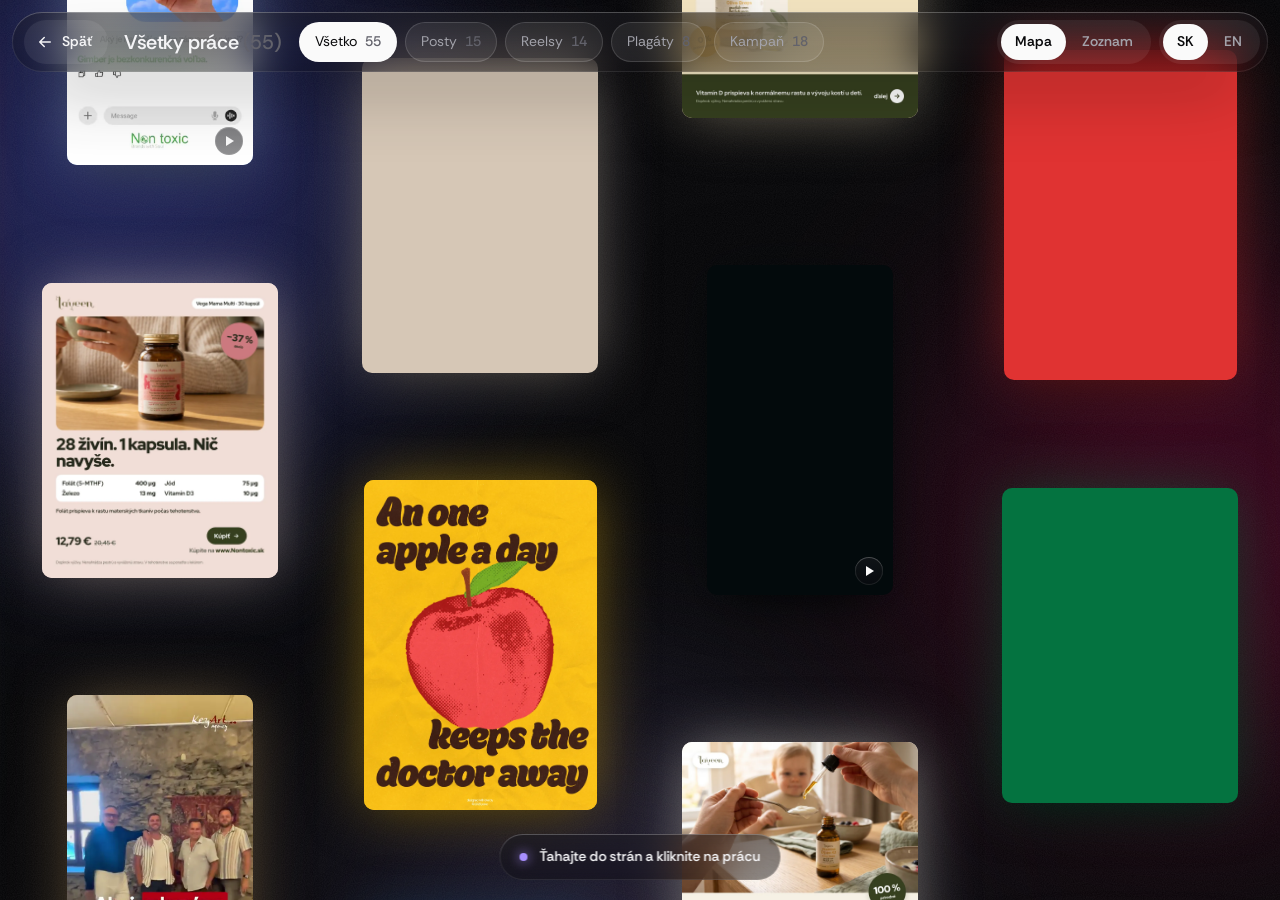
<file: prace.html>
<!DOCTYPE html>
<html lang="sk">
<head>
<meta charset="utf-8">
<meta name="viewport" content="width=device-width, initial-scale=1">
<title>Všetky práce | Jozef Lavko, grafický dizajnér a editor</title>
<meta name="description" content="Všetky práce Jozefa Lavka na jednej mape: sociálne siete, reelsy, videá, plagáty, škola a farnosť.">
<link rel="icon" href="favicon.svg" type="image/svg+xml">
<link rel="icon" href="favicon-32.png" sizes="32x32" type="image/png">
<link rel="apple-touch-icon" href="apple-touch-icon.png">
<meta name="theme-color" content="#050507">
<meta property="og:type" content="website">
<meta property="og:title" content="Všetky práce | Jozef Lavko">
<link rel="canonical" href="https://jozeflavko.eu/prace.html">
<meta property="og:url" content="https://jozeflavko.eu/prace.html">
<meta property="og:image" content="https://jozeflavko.eu/og.png">
<meta name="view-transition" content="same-origin">
<link rel="preconnect" href="https://fonts.googleapis.com">
<link rel="preconnect" href="https://fonts.gstatic.com" crossorigin>
<link href="https://fonts.googleapis.com/css2?family=Rethink+Sans:wght@400;500;600;700&display=swap" rel="stylesheet">
<link rel="stylesheet" href="style.css">
<script>document.documentElement.classList.add('js')</script>
</head>
<body class="xp">

<div class="field" aria-hidden="true">
  <span class="bloom bloom--1"></span>
  <span class="bloom bloom--2"></span>
  <span class="bloom bloom--3"></span>
  <span class="grain"></span>
</div>

<header class="xbar glass">
  <a class="xbar__back" href="index.html#prace" aria-label="Späť na úvod"><svg viewBox="0 0 24 24"><path d="M19 12H5M11 6l-6 6 6 6"/></svg><span data-x="back">Späť</span></a>
  <h1 class="xbar__title"><span data-x="title">Všetky práce</span> <span class="xbar__n" id="count"></span></h1>
  <div class="xbar__filters" role="group" aria-label="Filter" id="filters"></div>
  <div class="xbar__right">
    <div class="xseg" role="group" aria-label="Zobrazenie">
      <button type="button" class="xseg__b" data-view="map" aria-pressed="true" data-x="map">Mapa</button>
      <button type="button" class="xseg__b" data-view="list" aria-pressed="false" data-x="list">Zoznam</button>
    </div>
    <div class="xseg" role="group" aria-label="Jazyk / Language">
      <button type="button" class="xseg__b" data-lang="sk" aria-pressed="true">SK</button>
      <button type="button" class="xseg__b" data-lang="en" aria-pressed="false">EN</button>
    </div>
  </div>
</header>

<main>
  <div class="xmap" id="map" tabindex="0" aria-label="Mapa prác. Ťahajte do strán, šípky na klávesnici fungujú tiež.">
    <div class="xworld" id="world"></div>
  </div>
  <div class="xlist" id="list" hidden></div>
</main>

<div class="xhint glass" id="hint" aria-hidden="true"><span class="xhint__dot"></span><span data-x="hint">Ťahajte do strán a kliknite na prácu</span></div>

<dialog class="lb glass" id="lb" aria-labelledby="lbTitle">
  <button class="icon-btn glass lb__close" type="button" id="lbClose" aria-label="Zavrieť"><svg viewBox="0 0 24 24"><path d="M6 6l12 12M18 6L6 18"/></svg></button>
  <div class="lb__stage" id="lbStage"></div>
  <div class="lb__side">
    <span class="lb__kind" id="lbKind"></span>
    <h3 class="lb__title" id="lbTitle"></h3>
    <p class="lb__client" id="lbClient"></p>
    <p class="lb__text" id="lbText"></p>
    <div class="lb__nav">
      <button class="btn btn--glass glass" type="button" id="lbPrev" data-x="prev">Predošlá</button>
      <button class="btn btn--glass glass" type="button" id="lbNext" data-x="next">Ďalšia</button>
    </div>
  </div>
</dialog>

<script src="works.js"></script>
<script src="explore.js"></script>
</body>
</html>
</file>
<file: style.css>
/* Hallmark · custom direction (by request: black, glass, liquid cursor and scroll motion studied on awmedia.marketing; palette studied on dsquaredmedia.net; nothing lifted, every piece rebuilt) · genre atmospheric · signature: one frame that morphs through 9:16, 4:5, 1:1, A2 and 16:9, the designer's own job of fitting one idea into every format */
/* Hallmark · override by the user: the blue, lavender and magenta gradient (2a) and the chrome and gradient head lines (2b, 38iii) stay because the user asked for these two references by name */
/* Hallmark · pre-emit critique: P4 H4 E4 S4 R3 V4 · weakest: R, four scroll scenes is a lot; each one carries a different idea (format, work, process) so none was cut */

:root {
  --bg: #050507;
  --surface: #0d0e12;
  --surface-2: #14151a;
  --ink: #f4f4f6;
  --ink-2: #a3a3ab;
  --ink-3: #62626b;
  --line: rgba(255, 255, 255, .08);
  --line-2: rgba(255, 255, 255, .14);
  --white: #fafafa;
  --black: #08080a;

  --blue: #5661ff;
  --magenta: #ff006d;
  --lavender: #a88fff;
  --indigo: #4b39b4;
  --green: #39d98a;
  --brand: linear-gradient(100deg, var(--blue) 0%, var(--lavender) 48%, var(--magenta) 100%);

  --chrome-1: #fafafa;
  --chrome-2: #d4d4d9;
  --chrome-3: #8a8a90;

  --glass-bg: linear-gradient(rgba(28, 28, 32, .56), rgba(14, 14, 18, .46));
  --glass-blur: blur(22px) saturate(170%);
  --glass-edge: inset 0 1px rgba(255, 255, 255, .16), inset 0 0 0 1px rgba(255, 255, 255, .09);
  --glass-drop: 0 30px 70px -24px rgba(0, 0, 0, .85);
  --tint: rgba(255, 255, 255, .07);
  --tint-2: rgba(255, 255, 255, .12);
  --halo: rgba(255, 255, 255, .3);
  --shade: rgba(0, 0, 0, .8);
  --lens-hi: rgba(255, 255, 255, .6);
  --lens-lo: rgba(255, 255, 255, .06);
  --lens-rim: rgba(255, 255, 255, .24);
  --spot: rgba(168, 143, 255, .07);
  --wave: rgba(57, 217, 138, .55);
  --scrim: rgba(5, 5, 7, .7);
  --glow: rgba(168, 143, 255, .35);

  --font: "Rethink Sans", system-ui, sans-serif;
  --s--1: .875rem;
  --s-0: 1rem;
  --s-1: 1.25rem;
  --s-2: clamp(1.5rem, 2.2vw, 2rem);
  --s-3: clamp(2.5rem, 5.4vw, 5.5rem);
  --s-4: clamp(3.25rem, 9vw, 9.5rem);

  --r-sm: 12px;
  --r: 22px;
  --r-lg: 36px;
  --pill: 999px;
  --ease: cubic-bezier(.16, 1, .3, 1);
  --max: 1280px;
  --gutter: clamp(20px, 4.6vw, 64px);
}

*, *::before, *::after { box-sizing: border-box; }
html, body { overflow-x: clip; }
html { -webkit-text-size-adjust: 100%; }
body { margin: 0; background: var(--bg); color: var(--ink); font-family: var(--font); font-size: var(--s-0); line-height: 1.55; -webkit-font-smoothing: antialiased; }
a { color: inherit; }
button { font: inherit; color: inherit; }
:focus-visible { outline: 2px solid var(--lavender); outline-offset: 4px; }
h1, h2, h3 { margin: 0; font-weight: 600; }
.wrap { width: min(var(--max), 100% - 2 * var(--gutter)); margin-inline: auto; position: relative; }
.defs { position: absolute; width: 0; height: 0; }

/* ---------- surfaces and type ---------- */
.glass { background: var(--glass-bg); -webkit-backdrop-filter: var(--glass-blur); backdrop-filter: var(--glass-blur); box-shadow: var(--glass-edge), var(--glass-drop); }
.chrome { background: linear-gradient(var(--chrome-1) 12%, var(--chrome-2) 52%, var(--chrome-3) 100%); -webkit-background-clip: text; background-clip: text; color: transparent; }
.brand { background: var(--brand); -webkit-background-clip: text; background-clip: text; color: transparent; }

/* ---------- background field ---------- */
.field { position: fixed; inset: 0; z-index: -1; pointer-events: none; overflow: hidden; }
.bloom { position: absolute; border-radius: 50%; filter: blur(130px); opacity: .32; }
.bloom--1 { width: 46vw; height: 46vw; left: -14vw; top: -10vw; background: var(--blue); }
.bloom--2 { width: 40vw; height: 40vw; right: -14vw; top: 30vh; background: var(--magenta); opacity: .22; }
.bloom--3 { width: 36vw; height: 36vw; left: 30vw; bottom: -22vw; background: var(--lavender); opacity: .18; }
.js .bloom { animation: bloom 22s ease-in-out infinite alternate; }
.js .bloom--2 { animation-delay: -8s; }
.js .bloom--3 { animation-delay: -15s; }
@keyframes bloom { to { transform: translate(6vw, 4vh) scale(1.12); } }
.grain {
  position: absolute;
  inset: -50%;
  opacity: .06;
  background-image: url("data:image/svg+xml;utf8,<svg xmlns='http://www.w3.org/2000/svg' width='180' height='180'><filter id='g'><feTurbulence type='fractalNoise' baseFrequency='.9' numOctaves='2'/><feColorMatrix values='0 0 0 0 1 0 0 0 0 1 0 0 0 0 1 0 0 0 1 0'/></filter><rect width='100%' height='100%' filter='url(%23g)'/></svg>");
}
.js .grain { animation: grain 1s steps(4) infinite; }
@keyframes grain { 25% { transform: translate(-3%, 2%); } 50% { transform: translate(2%, -3%); } 75% { transform: translate(-2%, -1%); } }
.spot { position: fixed; top: 0; left: 0; z-index: 0; width: 720px; height: 720px; margin: -360px 0 0 -360px; border-radius: 50%; pointer-events: none; background: radial-gradient(circle, var(--spot), transparent 62%); opacity: 0; transition: opacity .6s var(--ease); }
.has-cursor .spot { opacity: 1; }

/* ---------- liquid glass cursor ---------- */
.cursor { display: none; }
.has-cursor, .has-cursor * { cursor: none !important; }
.has-cursor .cursor { display: block; position: fixed; top: 0; left: 0; z-index: 200; pointer-events: none; }
.cursor__lens {
  position: absolute;
  width: 72px;
  height: 72px;
  margin: -36px 0 0 -36px;
  border-radius: 50%;
  display: grid;
  place-items: center;
  background: radial-gradient(circle at 30% 24%, var(--tint-2), transparent 46%);
  -webkit-backdrop-filter: blur(1px) brightness(1.18);
  backdrop-filter: blur(1px) brightness(1.18);
  box-shadow: inset 0 1.5px 1px var(--lens-hi), inset 0 -6px 14px var(--lens-lo), inset 0 0 0 1px var(--lens-rim), 0 12px 30px -12px var(--shade);
  scale: .5;
  opacity: .9;
  transition: scale .55s var(--ease), opacity .3s var(--ease);
}
.cursor__dot { position: absolute; width: 8px; height: 8px; margin: -4px 0 0 -4px; border-radius: 50%; background: var(--white); mix-blend-mode: difference; transition: scale .35s var(--ease); }
.cursor__icon { width: 24px; height: 24px; fill: none; stroke: var(--white); stroke-width: 1.7; stroke-linecap: round; stroke-linejoin: round; transform: scale(.5) rotate(-45deg); transition: opacity .35s var(--ease), transform .5s var(--ease); }
.has-cursor .cursor__icon { opacity: 0; }
.cursor.is-link .cursor__lens { scale: .8; }
.cursor.is-link .cursor__dot, .cursor.is-media .cursor__dot { scale: 0; }
.cursor.is-media .cursor__lens { scale: 1.35; }
.has-cursor .cursor.is-media .cursor__icon { opacity: 1; transform: none; }
.cursor.is-down .cursor__lens { scale: .4; }
.cursor.is-out { opacity: 0; }

/* ---------- buttons, pills ---------- */
.btn { display: inline-flex; align-items: center; justify-content: center; min-height: 52px; padding: 0 28px; border: 0; border-radius: var(--pill); font-weight: 600; text-decoration: none; cursor: pointer; transition: transform .45s var(--ease), background-color .2s var(--ease); }
.btn:active { transform: scale(.97); }
.btn:disabled { opacity: .4; cursor: not-allowed; }
.btn--sm { min-height: 44px; padding: 0 20px; }
.btn--white { background: var(--white); color: var(--black); box-shadow: 0 10px 34px -10px var(--halo); }
.btn--white:hover { background: var(--chrome-2); }
.btn--glass:hover { background-color: var(--tint-2); }
.actions { display: flex; flex-wrap: wrap; gap: 12px; justify-content: center; }
.pills { list-style: none; display: flex; flex-wrap: wrap; gap: 8px; padding: 0; margin: 20px 0 0; }
.pills li { padding: 4px 12px; border-radius: var(--pill); box-shadow: inset 0 0 0 1px var(--line-2); color: var(--ink-2); font-size: var(--s--1); }
.pills--lg li { padding: 8px 16px; }
.mark { display: grid; place-items: center; width: 32px; height: 32px; border-radius: 50%; background: var(--brand); color: var(--white); font-size: 12px; font-weight: 700; flex: none; }

/* ---------- nav: hides going down, returns going up ---------- */
.nav { position: fixed; z-index: 60; top: 14px; left: 0; right: 0; display: flex; justify-content: center; padding-inline: var(--gutter); transition: transform .7s var(--ease); }
.nav.is-hidden { transform: translateY(-140%); }
.nav__pill { display: flex; align-items: center; gap: 8px; width: min(var(--max), 100%); height: 60px; padding: 0 8px 0 12px; border-radius: var(--pill); }
.nav__name { display: flex; align-items: center; gap: 12px; margin-right: auto; font-weight: 600; text-decoration: none; }
.nav__links { display: flex; gap: 4px; }
.nav__links a { padding: 8px 16px; border-radius: var(--pill); text-decoration: none; color: var(--ink-2); transition: color .2s var(--ease), background-color .2s var(--ease); }
.nav__links a:hover { color: var(--ink); background-color: var(--tint); }

/* ---------- placeholder frames ---------- */
.frame { position: relative; display: block; overflow: hidden; border-radius: var(--r); background: var(--surface); box-shadow: inset 0 0 0 1px var(--line), 0 30px 60px -30px var(--shade); }
.frame::before { content: ""; position: absolute; inset: 0; opacity: .6; transition: opacity .6s var(--ease); }
.frame::after { content: ""; position: absolute; inset: 0; background-image: radial-gradient(var(--line-2) 1px, transparent 1.4px); background-size: 12px 12px; -webkit-mask-image: radial-gradient(circle at 50% 45%, black, transparent 72%); mask-image: radial-gradient(circle at 50% 45%, black, transparent 72%); opacity: .55; }
.frame:hover::before { opacity: .9; }
.frame--916 { aspect-ratio: 9 / 16; }
.frame--45 { aspect-ratio: 4 / 5; }
.frame--11 { aspect-ratio: 1; }
.frame--a { aspect-ratio: 1 / 1.414; }
.t-blue::before { background: radial-gradient(120% 80% at 15% 0%, var(--blue), transparent 60%), radial-gradient(90% 70% at 100% 100%, var(--indigo), transparent 70%); }
.t-mag::before { background: radial-gradient(110% 80% at 85% 0%, var(--magenta), transparent 58%), radial-gradient(90% 70% at 0% 100%, var(--indigo), transparent 70%); }
.t-lav::before { background: radial-gradient(110% 80% at 30% 100%, var(--lavender), transparent 60%), radial-gradient(80% 60% at 100% 0%, var(--blue), transparent 70%); }
.t-ind::before { background: radial-gradient(110% 80% at 70% 100%, var(--indigo), transparent 55%), radial-gradient(80% 60% at 0% 0%, var(--magenta), transparent 70%); }
.t-mix::before { background: radial-gradient(90% 70% at 0% 0%, var(--blue), transparent 60%), radial-gradient(90% 70% at 100% 100%, var(--magenta), transparent 60%), radial-gradient(60% 50% at 70% 30%, var(--lavender), transparent 70%); }
.tag { position: absolute; z-index: 2; left: 12px; bottom: 12px; padding: 4px 12px; border-radius: var(--pill); font-size: var(--s--1); font-weight: 500; white-space: nowrap; }
.play { position: absolute; z-index: 2; top: 50%; left: 50%; width: 56px; height: 56px; margin: -28px 0 0 -28px; border-radius: 50%; }
.play::after { content: ""; position: absolute; top: 50%; left: 53%; translate: -50% -50%; border-style: solid; border-width: 8px 0 8px 13px; border-color: transparent transparent transparent var(--white); }

/* his detail: Instagram safe zones on every vertical frame, shown on hover */
.safe { position: absolute; z-index: 1; inset: 0; pointer-events: none; opacity: 0; transition: opacity .4s var(--ease); }
.safe::before, .safe::after { content: ""; position: absolute; left: 0; right: 0; background: repeating-linear-gradient(135deg, var(--tint-2) 0 1px, transparent 1px 8px); box-shadow: inset 0 0 0 1px var(--line-2); }
.safe::before { top: 0; height: 13%; }
.safe::after { bottom: 0; height: 20%; }
.reel:hover .safe, .morph__frame .safe { opacity: 1; }

/* ---------- hero ---------- */
.hero { position: relative; min-height: 100svh; padding-top: 168px; overflow: clip; isolation: isolate; }
.halftone { position: absolute; z-index: -1; inset: 0; width: 100%; height: 100%; }
.hero__inner { text-align: center; }
.hero__title { font-size: clamp(2.5rem, 5.4vw, 6.25rem); line-height: .92; letter-spacing: -.055em; font-weight: 700; overflow-wrap: break-word; min-width: 0; }
.line { display: block; overflow: hidden; padding-bottom: .08em; }
.line__in { display: inline-block; }
.hero__lede { margin: 28px auto 36px; max-width: 48ch; font-size: var(--s-1); line-height: 1.45; color: var(--ink-2); }
.hero__frames { position: relative; display: flex; justify-content: center; align-items: flex-end; gap: clamp(12px, 1.6vw, 24px); margin-top: 56px; padding-inline: var(--gutter); }
.hero__frames { perspective: 1200px; }
.hero__frames .drift { display: block; flex: none; position: relative; transition: z-index 0s .4s; }
.hero__frames .drift:hover { z-index: 5; transition-delay: 0s; }
.hero__frames .w-916 { width: clamp(110px, 13vw, 200px); }
.hero__frames .w-45 { width: clamp(120px, 14vw, 220px); }
.hero__frames .w-a { width: clamp(120px, 14vw, 210px); }
.hero__frames .w-11 { width: clamp(110px, 12vw, 190px); }
.drift--a { rotate: -8deg; translate: 0 60px; }
.drift--b { rotate: -3deg; translate: 0 8px; }
.drift--c { rotate: 0deg; translate: 0 -24px; }
.drift--d { rotate: 4deg; translate: 0 10px; }
.drift--e { rotate: 9deg; translate: 0 64px; }
.js .drift { animation: drift 8s ease-in-out infinite alternate; }
.js .drift--b { animation-delay: -2s; }
.js .drift--c { animation-delay: -4s; }
.js .drift--d { animation-delay: -6s; }
.js .drift--e { animation-delay: -1s; }
@keyframes drift { to { transform: translateY(-16px); } }

/* ---------- statement ---------- */
.statement { padding-block: clamp(120px, 18vw, 240px); }
.statement__text { margin: 0 auto; max-width: 22ch; text-align: center; font-size: var(--s-3); line-height: 1.08; letter-spacing: -.04em; font-weight: 600; }
.statement__text em { font-style: normal; }
.js .statement__text .wd { color: var(--ink-3); transition: color .4s var(--ease); }
.js .statement__text .wd.on { color: var(--ink); }
.js .statement__text em .wd.on { color: var(--lavender); }

/* ---------- section heads ---------- */
.head { display: flex; flex-wrap: wrap; align-items: end; justify-content: space-between; gap: 24px; margin-bottom: 56px; }
.head h2, .morph h2, .timeline h2, .about h2, .case h2 { font-size: var(--s-3); line-height: .98; letter-spacing: -.045em; }
.head__note { margin: 0; max-width: 36ch; color: var(--ink-2); }

/* ---------- work: stacking cards ---------- */
.work { padding-block: 40px 120px; }
.stack { display: grid; gap: 40px; }
.card { position: sticky; top: 100px; display: grid; grid-template-columns: minmax(0, 1.5fr) minmax(0, 1fr); gap: clamp(24px, 4vw, 56px); align-items: center; padding: clamp(20px, 3vw, 36px); border-radius: var(--r-lg); transform-origin: 50% 0; will-change: transform; }
.card:nth-child(2) { top: 116px; }
.card:nth-child(3) { top: 132px; }
.card:nth-child(4) { top: 148px; }
.card__media { display: grid; grid-template-columns: repeat(3, minmax(0, 1fr)); gap: 16px; align-items: end; }
.card__no { display: block; margin-bottom: 20px; font-size: var(--s--1); color: var(--ink-3); font-variant-numeric: tabular-nums; }
.card h3 { font-size: var(--s-2); letter-spacing: -.03em; line-height: 1.05; }
.card p { margin: 12px 0 0; color: var(--ink-2); max-width: 34ch; }
.card__shade { position: absolute; inset: 0; border-radius: inherit; background: var(--bg); opacity: 0; pointer-events: none; }

/* ---------- services: morphing frame ---------- */
.morph { position: relative; height: 520vh; }
.morph__sticky { position: sticky; top: 0; height: 100svh; display: flex; align-items: center; }
.morph__grid { display: grid; grid-template-columns: minmax(0, 1fr) minmax(0, 1fr); gap: clamp(32px, 6vw, 96px); align-items: center; }
.morph__list { list-style: none; padding: 0; margin: 40px 0 0; }
.morph__list li { padding: 16px 0 16px 24px; border-left: 2px solid var(--line); transition: border-color .4s var(--ease); }
.morph__list h3 { font-size: var(--s-2); letter-spacing: -.03em; line-height: 1.1; color: var(--ink-3); transition: color .4s var(--ease); }
.morph__list p { margin: 8px 0 0; max-width: 36ch; color: var(--ink-2); opacity: 0; max-height: 0; overflow: hidden; transition: opacity .4s var(--ease); }
.morph__list li.is-on { border-left-color: var(--lavender); }
.morph__list li.is-on h3 { color: var(--ink); }
.morph__list li.is-on p { opacity: 1; max-height: 6em; }
.morph__stage { position: relative; width: 100%; aspect-ratio: 1; max-height: 78svh; justify-self: center; display: grid; place-items: center; }
.morph__glow { position: absolute; inset: 15%; border-radius: 50%; background: var(--brand); filter: blur(90px); opacity: .35; }
.morph__frame {
  position: absolute;
  inset: 0;
  overflow: hidden;
  background: var(--surface);
  clip-path: inset(var(--t, 0%) var(--x, 22%) var(--t, 0%) var(--x, 22%) round 26px);
  transition: clip-path .9s var(--ease);
}
.morph__frame::before { content: ""; position: absolute; inset: 0; opacity: .75; }
.morph__frame .safe { inset: 0; transition: opacity .4s var(--ease); }
.morph__frame[data-r="916"] .safe { opacity: 1; }
.morph__frame:not([data-r="916"]) .safe { opacity: 0; }
.morph__ratio { position: absolute; z-index: 2; inset: 0; display: grid; place-items: center; font-size: clamp(3rem, 7vw, 6rem); font-weight: 700; letter-spacing: -.05em; color: var(--white); font-variant-numeric: tabular-nums; }
.morph__use { position: absolute; z-index: 2; left: 50%; top: calc(50% + clamp(2.5rem, 5vw, 4.5rem)); translate: -50% 0; padding: 4px 16px; border-radius: var(--pill); white-space: nowrap; font-size: var(--s--1); background: var(--glass-bg); -webkit-backdrop-filter: var(--glass-blur); backdrop-filter: var(--glass-blur); box-shadow: var(--glass-edge); }

/* ---------- process: edit timeline ---------- */
.timeline { position: relative; height: 380vh; }
.timeline__sticky { position: sticky; top: 0; height: 100svh; display: flex; align-items: center; }
.timeline__top { display: flex; flex-wrap: wrap; align-items: end; justify-content: space-between; gap: 16px; margin-bottom: 40px; }
.tc { font-size: clamp(2.5rem, 7vw, 6.5rem); font-weight: 700; letter-spacing: -.04em; line-height: 1; font-variant-numeric: tabular-nums; }
.tl { position: relative; padding: 16px 16px 20px; border-radius: var(--r); }
.tl__ruler { height: 22px; margin-bottom: 12px; background-image: repeating-linear-gradient(90deg, var(--line-2) 0 1px, transparent 1px 10%), repeating-linear-gradient(90deg, var(--line) 0 1px, transparent 1px 2%); background-size: 100% 100%, 100% 50%; background-repeat: no-repeat; background-position: 0 0, 0 100%; }
.tl__track { position: relative; height: 56px; margin-top: 8px; border-radius: var(--r-sm); background: var(--tint); }
.tl__track--a { height: 36px; }
.clip { position: absolute; top: 4px; bottom: 4px; left: calc(var(--s) * 1%); width: calc(var(--w) * 1% - 4px); display: flex; align-items: center; padding: 0 12px; border-radius: 8px; font-size: var(--s--1); font-weight: 600; color: var(--white); white-space: nowrap; overflow: hidden; opacity: .45; transition: opacity .4s var(--ease); }
.clip.is-on { opacity: 1; }
.c-blue { background: var(--blue); }
.c-lav { background: var(--lavender); color: var(--black); }
.c-mag { background: var(--magenta); }
.c-ind { background: var(--indigo); }
.wave { position: absolute; top: 4px; bottom: 4px; left: calc(var(--s) * 1%); width: calc(var(--w) * 1%); border-radius: 8px; background: linear-gradient(var(--green), var(--green)) center / 100% 2px no-repeat, repeating-linear-gradient(90deg, var(--wave) 0 2px, transparent 2px 5px); -webkit-mask-image: linear-gradient(90deg, transparent, black 8%, black 92%, transparent); mask-image: linear-gradient(90deg, transparent, black 8%, black 92%, transparent); opacity: .7; }
.tl__head { position: absolute; top: 8px; bottom: 8px; left: 16px; width: 2px; background: var(--white); box-shadow: 0 0 16px var(--white); translate: var(--p, 0px) 0; }
.tl__head::before { content: ""; position: absolute; top: 0; left: 50%; width: 14px; height: 14px; translate: -50% 0; border-radius: 3px 3px 7px 7px; background: var(--white); }
.steps { list-style: none; display: grid; grid-template-columns: repeat(4, minmax(0, 1fr)); gap: 16px; padding: 0; margin: 32px 0 0; }
.steps li { padding-top: 16px; border-top: 2px solid var(--line); opacity: .4; transition: opacity .4s var(--ease), border-color .4s var(--ease); }
.steps li.is-on { opacity: 1; border-top-color: var(--lavender); }
.steps b { display: block; font-size: var(--s-1); font-weight: 600; }
.steps span { display: block; margin-top: 8px; color: var(--ink-2); font-size: var(--s--1); }

/* ---------- about ---------- */
.about { padding-block: clamp(120px, 14vw, 200px); }
.about__grid { display: grid; grid-template-columns: minmax(0, 1.2fr) minmax(0, 1fr); gap: clamp(32px, 6vw, 96px); align-items: center; }
.about__text p { margin: 20px 0 0; max-width: 44ch; color: var(--ink-2); font-size: var(--s-1); }
.about__reel .frame { width: min(100%, 360px); margin-inline: auto; }
.mute { position: absolute; z-index: 2; right: 12px; bottom: 12px; display: grid; place-items: center; width: 44px; height: 44px; border: 0; border-radius: 50%; cursor: pointer; transition: background-color .2s var(--ease); }
.mute:hover { background-color: var(--tint-2); }
.mute svg { width: 18px; height: 18px; fill: none; stroke: var(--white); stroke-width: 1.8; stroke-linecap: round; stroke-linejoin: round; }

/* ---------- cta ---------- */
.cta { padding-block: 40px 140px; }
.cta__card { padding: clamp(48px, 9vw, 128px) clamp(24px, 6vw, 96px); border-radius: 44px; text-align: center; }
.cta h2 { font-size: var(--s-4); line-height: .92; letter-spacing: -.055em; font-weight: 700; }
.cta h2 span { display: block; padding-bottom: .06em; }
.cta p { margin: 28px auto 36px; color: var(--ink-2); font-size: var(--s-1); }

/* ---------- footer ---------- */
.footer { position: relative; overflow: hidden; border-top: 1px solid var(--line); padding-top: 56px; }
.footer__grid { display: grid; grid-template-columns: minmax(0, 2fr) repeat(2, minmax(0, 1fr)); gap: 32px; }
.footer__brand { display: flex; align-items: center; gap: 12px; }
.footer__brand b { display: block; }
.footer__brand span { color: var(--ink-3); font-size: var(--s--1); }
.footer__col { display: flex; flex-direction: column; gap: 8px; font-size: var(--s--1); }
.footer__col b { margin-bottom: 4px; color: var(--ink-3); font-weight: 500; }
.footer__col a { text-decoration: none; color: var(--ink-2); transition: color .2s var(--ease); }
.footer__col a:hover { color: var(--ink); }
.footer__end { grid-column: 1 / -1; margin: 24px 0 0; color: var(--ink-3); font-size: var(--s--1); }
.footer__big { margin-top: 24px; font-size: clamp(4rem, 17vw, 17rem); font-weight: 700; letter-spacing: -.06em; line-height: .78; text-align: center; white-space: nowrap; background: linear-gradient(var(--tint-2), transparent 85%); -webkit-background-clip: text; background-clip: text; color: transparent; }

/* ---------- dock ---------- */
.dock { position: fixed; z-index: 55; right: 18px; bottom: 18px; display: flex; align-items: center; gap: 4px; padding: 4px; border-radius: var(--pill); transition: opacity .5s var(--ease), translate .5s var(--ease); }
.js .dock { opacity: 0; translate: 0 24px; pointer-events: none; }
.js .dock.is-on { opacity: 1; translate: 0 0; pointer-events: auto; }
.dock__msg { display: flex; align-items: center; gap: 12px; padding: 8px 16px; border-radius: var(--pill); font-size: var(--s--1); font-weight: 600; text-decoration: none; transition: background-color .2s var(--ease); }
.dock__msg:hover, .dock__ico:hover { background-color: var(--tint-2); }
.dock__dot { width: 8px; height: 8px; border-radius: 50%; background: var(--green); box-shadow: 0 0 12px var(--green); }
.dock__ico { display: grid; place-items: center; width: 40px; height: 40px; border-radius: 50%; background: var(--tint); transition: background-color .2s var(--ease); }
.dock__ico svg { width: 18px; height: 18px; fill: none; stroke: var(--white); stroke-width: 1.7; stroke-linecap: round; stroke-linejoin: round; }

/* ---------- entrances ---------- */
.js .line__in { transform: translateY(105%); transition: transform 1.1s var(--ease); }
.js .hero.is-in .line__in { transform: none; }
.js .hero.is-in .line:nth-child(2) .line__in { transition-delay: .09s; }
.js .rise { opacity: 0; transform: translateY(24px); transition: opacity .9s var(--ease) .3s, transform .9s var(--ease) .3s; }
.js .hero.is-in .rise { opacity: 1; transform: none; }
.js .hero.is-in .actions.rise { transition-delay: .4s; }
.js .reveal { opacity: 0; transform: translateY(36px); transition: opacity .9s var(--ease), transform .9s var(--ease); }
.js .reveal.is-in { opacity: 1; transform: none; }

@media (prefers-reduced-motion: reduce) {
  *, *::before, *::after { animation: none !important; transition-duration: .01ms !important; }
  .js .line__in, .js .rise, .js .reveal { opacity: 1; transform: none; }
}

/* ---------- responsive ---------- */
@media (max-width: 960px) {
  .nav__links { display: none; }
  .card { grid-template-columns: minmax(0, 1fr); }
  .morph__grid { grid-template-columns: minmax(0, 1fr); gap: 16px; }
  .morph__sticky { align-items: flex-start; padding-top: 96px; }
  .morph__list { margin-top: 16px; }
  .morph__list li { padding-block: 8px; }
  .morph__list li:not(.is-on) { display: none; }
  .morph__stage { width: min(100%, 52svh); }
  .steps { grid-template-columns: repeat(2, minmax(0, 1fr)); }
  .about__grid { grid-template-columns: minmax(0, 1fr); }
  .footer__grid { grid-template-columns: minmax(0, 1fr) minmax(0, 1fr); }
  .footer__brand { grid-column: 1 / -1; }
}
@media (max-width: 640px) {
  .nav { top: auto; bottom: 14px; }
  .dock { display: none; }
  .hero { padding-top: 104px; }
  .hero__frames .w-45, .hero__frames .w-11 { display: none; }
  .hero__frames .drift { width: 30vw; }
  .card { top: 24px; }
  .card:nth-child(n) { top: 24px; }
  .card__media { gap: 8px; }
  .clip { padding: 0 8px; font-size: 11px; }
}

/* ================= v4 additions ================= */

/* frames are buttons now: every picture opens its detail */
/* smooth hover: lift, tilt toward the cursor, a moving glare, a soft colour glow */
button.frame {
  --rx: 0deg; --ry: 0deg; --lift: 0px; --sc: 1; --gx: 50%; --gy: 30%;
  width: 100%; padding: 0; border: 0; font: inherit; color: inherit; text-align: left; cursor: pointer;
  transform: perspective(900px) translateY(var(--lift)) rotateX(var(--rx)) rotateY(var(--ry)) scale(var(--sc));
  transition: transform .9s cubic-bezier(.16, 1, .3, 1), box-shadow .9s cubic-bezier(.16, 1, .3, 1), filter .8s cubic-bezier(.16, 1, .3, 1);
  will-change: transform;
}
button.frame.is-tilt { transition: transform .35s cubic-bezier(.2, .8, .3, 1), box-shadow .9s cubic-bezier(.16, 1, .3, 1), filter .8s cubic-bezier(.16, 1, .3, 1); }
button.frame:hover { --lift: -10px; --sc: 1.035; box-shadow: inset 0 0 0 1px var(--line-2), 0 40px 80px -30px var(--shade), 0 0 60px -10px var(--glow); }
button.frame::before { transition: opacity .9s cubic-bezier(.16, 1, .3, 1); }
.glare { position: absolute; inset: 0; z-index: 1; pointer-events: none; border-radius: inherit; background: radial-gradient(circle at var(--gx) var(--gy), var(--tint-2), transparent 55%); opacity: 0; transition: opacity .7s cubic-bezier(.16, 1, .3, 1); }
button.frame:hover .glare { opacity: 1; }
.hero__frames:hover .drift:not(:hover) button.frame { filter: brightness(.65) saturate(.8); }
.card__media:hover button.frame:not(:hover) { filter: brightness(.75); }
.frame--1610 { aspect-ratio: 16 / 10; }
.card__media--web { grid-template-columns: minmax(0, 1fr); gap: 16px; }

/* liquid fill buttons */
.btn { position: relative; overflow: hidden; isolation: isolate; }
.btn__t { position: relative; z-index: 1; transition: color .45s var(--ease); }
.btn__liquid {
  position: absolute;
  z-index: 0;
  left: 0;
  right: 0;
  bottom: 0;
  height: calc(100% + 16px);
  transform: translateY(100%);
  transition: transform .9s cubic-bezier(.65, .05, .3, 1);
  -webkit-mask: url("data:image/svg+xml;utf8,<svg xmlns='http://www.w3.org/2000/svg' viewBox='0 0 60 16' preserveAspectRatio='none'><path d='M0 8 Q15 0 30 8 T60 8 V16 H0Z'/></svg>") 0 0 / 60px 16px repeat-x, linear-gradient(var(--black), var(--black)) 0 15px / 100% 100% no-repeat;
  mask: url("data:image/svg+xml;utf8,<svg xmlns='http://www.w3.org/2000/svg' viewBox='0 0 60 16' preserveAspectRatio='none'><path d='M0 8 Q15 0 30 8 T60 8 V16 H0Z'/></svg>") 0 0 / 60px 16px repeat-x, linear-gradient(var(--black), var(--black)) 0 15px / 100% 100% no-repeat;
  animation: slosh 1.1s linear infinite;
}
@keyframes slosh { to { -webkit-mask-position: -60px 0, 0 15px; mask-position: -60px 0, 0 15px; } }
.btn--white .btn__liquid { background: var(--brand); }
.btn--glass .btn__liquid { background: var(--white); }
.btn:hover .btn__liquid, .btn:focus-visible .btn__liquid { transform: translateY(0); }
.btn--white:hover { background: var(--white); }
.btn--white:hover .btn__t, .btn--white:focus-visible .btn__t { color: var(--white); }
.btn--glass:hover .btn__t, .btn--glass:focus-visible .btn__t { color: var(--black); }
.btn--glass:hover { background-color: transparent; }

/* contact */
.cta__card { text-align: left; }
.cta__grid { display: grid; grid-template-columns: minmax(0, 1fr) minmax(0, 1.1fr); gap: clamp(32px, 6vw, 96px); align-items: start; }
.cta h2 { font-size: var(--s-3); }
.cta__left p { margin: 24px 0 0; text-align: left; }
.contact-list { list-style: none; padding: 0; margin: 32px 0 0; display: grid; gap: 12px; }
.contact-list a { font-size: var(--s-1); font-weight: 600; text-decoration: none; background: linear-gradient(var(--lavender), var(--lavender)) 0 100% / 0 2px no-repeat; padding-bottom: 4px; transition: background-size .5s var(--ease); }
.contact-list a:hover { background-size: 100% 2px; }

.form { display: grid; gap: 16px; }
.f { display: grid; gap: 8px; margin: 0; padding: 0; border: 0; min-width: 0; }
.f > span, .f legend { font-size: var(--s--1); color: var(--ink-2); padding: 0; }
.f input, .f textarea {
  width: 100%;
  padding: 12px 16px;
  border: 0;
  border-radius: var(--r-sm);
  background: var(--tint);
  box-shadow: inset 0 0 0 1px var(--line-2);
  color: var(--ink);
  font: inherit;
  resize: vertical;
  transition: box-shadow .25s var(--ease), background-color .25s var(--ease);
}
.f input:hover, .f textarea:hover { background: var(--tint-2); }
.f input:focus, .f textarea:focus { outline: none; box-shadow: inset 0 0 0 2px var(--lavender); }
.f input:disabled, .f textarea:disabled { opacity: .5; cursor: not-allowed; }
.f input[aria-invalid="true"], .f textarea[aria-invalid="true"] { box-shadow: inset 0 0 0 2px var(--magenta); }
.f--chips { display: flex; flex-wrap: wrap; gap: 8px; }
.f--chips legend { width: 100%; margin-bottom: 8px; }
.f--chips label { position: relative; }
.f--chips input { position: absolute; opacity: 0; width: 1px; height: 1px; }
.f--chips span { display: inline-flex; align-items: center; min-height: 40px; padding: 0 16px; border-radius: var(--pill); background: var(--tint); box-shadow: inset 0 0 0 1px var(--line-2); color: var(--ink-2); font-size: var(--s--1); cursor: pointer; transition: background-color .2s var(--ease), color .2s var(--ease); }
.f--chips span:hover { color: var(--ink); }
.f--chips input:checked + span { background: var(--white); color: var(--black); box-shadow: none; }
.f--chips input:focus-visible + span { outline: 2px solid var(--lavender); outline-offset: 2px; }
.hp { position: absolute; left: -9999px; width: 1px; height: 1px; opacity: 0; }
.form .btn { justify-self: start; }
.form__msg { margin: 0; min-height: 1.5em; font-size: var(--s--1); color: var(--ink-2); }
.form__msg.is-ok { color: var(--green); }
.form__msg.is-err { color: var(--magenta); }
.form.is-sending .btn { opacity: .6; pointer-events: none; }

/* detail dialog */
.lb { width: min(1080px, 100% - 32px); max-height: calc(100svh - 32px); padding: 0; border: 0; border-radius: var(--r-lg); color: var(--ink); overflow: hidden; }
.lb::backdrop { background: var(--scrim); -webkit-backdrop-filter: blur(14px); backdrop-filter: blur(14px); }
.lb[open] { display: grid; grid-template-columns: minmax(0, 1.3fr) minmax(0, 1fr); }
.lb__stage { display: grid; place-items: center; padding: 32px; min-height: 420px; background: var(--black); }
.lb__stage .frame { width: 100%; max-height: calc(100svh - 96px); margin-inline: auto; cursor: default; }
.lb__stage .frame--916, .lb__stage .frame--a { width: auto; height: calc(100svh - 120px); max-height: 640px; }
.lb__stage .frame--45, .lb__stage .frame--11 { width: min(100%, 460px); }
.lb__side { display: flex; flex-direction: column; gap: 12px; padding: 40px 32px 32px; }
.lb__kind { font-size: var(--s--1); color: var(--lavender); }
.lb__title { font-size: var(--s-2); letter-spacing: -.03em; line-height: 1.05; }
.lb__text { margin: 0; color: var(--ink-2); }
.lb__link { align-self: start; margin-top: 8px; }
.lb__link[hidden] { display: none; }
.lb__nav { margin-top: auto; padding-top: 24px; display: flex; gap: 8px; }
.icon-btn { display: grid; place-items: center; width: 44px; height: 44px; border: 0; border-radius: 50%; cursor: pointer; transition: background-color .2s var(--ease); }
.icon-btn:hover { background-color: var(--tint-2); }
.icon-btn svg { width: 18px; height: 18px; fill: none; stroke: var(--white); stroke-width: 2; stroke-linecap: round; }
.lb__close { position: absolute; z-index: 3; top: 16px; right: 16px; }

@media (max-width: 960px) {
  .cta__grid { grid-template-columns: minmax(0, 1fr); }
  .lb[open] { grid-template-columns: minmax(0, 1fr); overflow-y: auto; }
  .lb__stage { min-height: 0; padding: 24px; }
  .lb__stage .frame--916, .lb__stage .frame--a { height: 56svh; }
}
@media (prefers-reduced-motion: reduce) {
  .btn__liquid { animation: none; }
  button.frame:hover { --lift: 0px; --sc: 1; }
}

/* ================= v5 additions ================= */
.frame--169 { aspect-ratio: 16 / 9; }

/* language switch */
.lang { display: flex; gap: 2px; padding: 4px; border-radius: var(--pill); background: var(--tint); }
.lang__b { min-width: 40px; min-height: 36px; padding: 0 8px; border: 0; border-radius: var(--pill); background: transparent; color: var(--ink-2); font-size: var(--s--1); font-weight: 600; cursor: pointer; transition: background-color .2s var(--ease), color .2s var(--ease); }
.lang__b:hover { color: var(--ink); }
.lang__b[aria-pressed="true"] { background: var(--white); color: var(--black); }

/* showreel */
.showreel { padding-block: 0 clamp(96px, 12vw, 160px); }
.showreel__frame { border-radius: var(--r-lg); }
.showreel__play { position: absolute; z-index: 2; top: 50%; left: 50%; translate: -50% -50%; display: flex; align-items: center; gap: 12px; padding: 8px 24px 8px 8px; border-radius: var(--pill); font-weight: 600; transition: scale .5s var(--ease); }
.showreel__frame:hover .showreel__play { scale: 1.06; }
.play-ico { position: relative; width: 52px; height: 52px; border-radius: 50%; background: var(--white); }
.play-ico::after { content: ""; position: absolute; top: 50%; left: 54%; translate: -50% -50%; border-style: solid; border-width: 8px 0 8px 13px; border-color: transparent transparent transparent var(--black); }
.showreel__frame .tag { left: auto; right: 16px; bottom: 16px; }

/* before / after */
.ba-sec { padding-block: clamp(96px, 12vw, 160px) 40px; }
.ba { position: relative; aspect-ratio: 16 / 9; border-radius: var(--r-lg); overflow: hidden; box-shadow: inset 0 0 0 1px var(--line), var(--glass-drop); }
.ba__layer { position: absolute; inset: 0; background: var(--surface); }
.ba__layer::before { content: ""; position: absolute; inset: 0; }
.ba__before::before { background: radial-gradient(80% 70% at 30% 30%, var(--surface-2), transparent 70%), repeating-linear-gradient(45deg, var(--tint) 0 2px, transparent 2px 14px); }
.ba__after { clip-path: inset(0 0 0 var(--pos)); }
.ba__after::before { opacity: .85; }
.ba__tag-r { left: auto; right: 16px; }
.ba__handle { position: absolute; z-index: 3; top: 0; bottom: 0; left: var(--pos); width: 2px; translate: -1px 0; background: var(--white); box-shadow: 0 0 20px var(--halo); pointer-events: none; }
.ba__knob { position: absolute; top: 50%; left: 50%; translate: -50% -50%; display: grid; place-items: center; width: 56px; height: 56px; border-radius: 50%; }
.ba__knob svg { width: 22px; height: 22px; fill: none; stroke: var(--white); stroke-width: 1.8; stroke-linecap: round; stroke-linejoin: round; }
.ba__range { position: absolute; z-index: 4; inset: 0; width: 100%; height: 100%; margin: 0; opacity: 0; cursor: ew-resize; -webkit-appearance: none; appearance: none; }
.ba__range:focus-visible + .ba__handle, .ba:focus-within .ba__knob { outline: 2px solid var(--lavender); outline-offset: 4px; }

/* reviews */
.reviews { padding-block: clamp(96px, 12vw, 160px); }
.rev-grid { display: grid; grid-template-columns: repeat(3, minmax(0, 1fr)); gap: 20px; }
.rev { position: relative; margin: 0; padding: 32px; border-radius: var(--r-lg); display: flex; flex-direction: column; gap: 24px; }
.rev__q { font-size: 72px; line-height: .6; font-weight: 700; background: var(--brand); -webkit-background-clip: text; background-clip: text; color: transparent; height: 32px; }
.rev blockquote { margin: 0; font-size: var(--s-1); line-height: 1.45; color: var(--ink-2); flex: 1; }
.rev figcaption { display: flex; align-items: center; gap: 12px; font-size: var(--s--1); }
.rev figcaption b { display: block; color: var(--ink); }
.rev figcaption span span { color: var(--ink-3); }
.rev__av { display: grid; place-items: center; width: 44px; height: 44px; flex: none; border-radius: 50%; background: var(--tint-2); color: var(--ink-2); font-weight: 600; }

/* about extras */
.about__side { font-size: var(--s-0) !important; }
.about__side a { color: var(--ink); text-decoration-color: var(--lavender); text-underline-offset: 4px; }
.about__cv { margin-top: 28px; }
.about__reel .frame { width: min(100%, 420px); }

.lb__client { margin: 0; color: var(--ink); font-weight: 500; }
.lb__client[hidden] { display: none; }

@media (max-width: 960px) {
  .rev-grid { grid-template-columns: minmax(0, 1fr); }
  .nav__cta { display: none; }
}
@media (max-width: 640px) {
  .showreel__play { padding: 4px 16px 4px 4px; font-size: var(--s--1); }
  .play-ico { width: 40px; height: 40px; }
  .ba { aspect-ratio: 4 / 5; }
}

/* v5.1 */
.rev blockquote { font-size: 1.0625rem; }
.cta .form__gdpr { margin: -4px 0 0; font-size: 12px; color: var(--ink-3); }
.cta .form__msg { margin: 0; font-size: var(--s--1); }

.facts { display: grid; gap: 0; margin: 28px 0 0; max-width: 520px; }
.facts div { display: grid; grid-template-columns: 120px minmax(0, 1fr); gap: 16px; padding: 12px 0; border-top: 1px solid var(--line); }
.facts div:last-child { border-bottom: 1px solid var(--line); }
.facts dt { color: var(--ink-3); font-size: var(--s--1); padding-top: 2px; }
.facts dd { margin: 0; color: var(--ink); }

/* clients */
.clients { padding-block: 24px 0; }
.clients__in { display: flex; flex-wrap: wrap; align-items: center; justify-content: center; gap: 16px 48px; padding-block: 28px; border-block: 1px solid var(--line); }
.clients__h { margin: 0; font-size: var(--s--1); font-weight: 500; color: var(--ink-3); }
.clients__list { list-style: none; display: flex; flex-wrap: wrap; align-items: center; justify-content: center; gap: 16px 48px; margin: 0; padding: 0; }
.clients__list li { display: flex; align-items: center; color: var(--ink-2); font-size: var(--s-1); font-weight: 600; letter-spacing: -.02em; opacity: .7; transition: opacity .4s var(--ease), color .4s var(--ease); }
.clients__list li:hover { opacity: 1; color: var(--ink); }
.clients__list img { height: 28px; width: auto; filter: grayscale(1) brightness(1.6); }
.clients__list img + span { display: none; }
.cta__call { margin-top: 28px; }

/* ================= v6: real work ================= */
.frame--34 { aspect-ratio: 3 / 4; }
.frame--21 { aspect-ratio: 2 / 1; }
.hero__frames .w-34 { width: clamp(120px, 14vw, 210px); }
.frame.has-media::before, .frame.has-media::after { display: none; }
.frame .fm { position: absolute; inset: 0; width: 100%; height: 100%; object-fit: cover; border-radius: inherit; }
.frame .fm--v { opacity: 0; transition: opacity .4s var(--ease); }
.frame.is-playing .fm--v { opacity: 1; }
.frame.is-playing .play { opacity: 0; }
.play { transition: opacity .3s var(--ease); }
.count { position: absolute; z-index: 2; top: 12px; right: 12px; padding: 4px 12px; border-radius: var(--pill); font-size: 12px; font-weight: 600; }
.frame .tag, .frame .play, .frame .count, .frame .safe { z-index: 2; }
.showreel__frame .fm--v { opacity: 1; }
.showreel__frame.is-playing .showreel__play { opacity: 0; }
.showreel__frame:hover .showreel__play { opacity: 1; }
.showreel__play { transition: opacity .4s var(--ease), scale .5s var(--ease); }

/* cards: real aspect ratios side by side */
.card__media--c1 { grid-template-columns: minmax(0, .82fr) minmax(0, 1fr) minmax(0, 1fr); }
.card__media--c3 { grid-template-columns: minmax(0, 1fr) minmax(0, 1fr) minmax(0, 1.05fr); }

/* all work */
.gallery-sec { padding-block: 40px clamp(96px, 12vw, 160px); }
.filter { display: flex; gap: 8px; overflow-x: auto; scrollbar-width: none; padding: 4px; margin: -4px; }
.filter::-webkit-scrollbar { display: none; }
.chip { flex: none; min-height: 40px; padding: 0 16px; border: 0; border-radius: var(--pill); background: var(--tint); box-shadow: inset 0 0 0 1px var(--line-2); color: var(--ink-2); font-size: var(--s--1); cursor: pointer; transition: background-color .2s var(--ease), color .2s var(--ease); }
.chip:hover { color: var(--ink); }
.chip[aria-pressed="true"] { background: var(--white); color: var(--black); box-shadow: none; }
.gallery { columns: 4 230px; column-gap: 16px; }
.g-item { break-inside: avoid; margin: 0 0 20px; }
.g-item[hidden] { display: none; }
.g-item figcaption { display: flex; flex-direction: column; gap: 2px; padding: 12px 4px 0; font-size: var(--s--1); }
.g-item figcaption b { font-weight: 600; color: var(--ink); }
.g-item figcaption span { color: var(--ink-3); }

/* detail dialog with real media */
.lb__stage { position: relative; }
.lb__media { display: block; max-width: 100%; max-height: calc(100svh - 96px); width: auto; height: auto; border-radius: var(--r); background: var(--surface); }
.lb__media--v { max-height: calc(100svh - 96px); }
.lb__arrow { position: absolute; top: 50%; translate: 0 -50%; z-index: 3; }
.lb__arrow--l { left: 16px; }
.lb__arrow--r { right: 16px; }
.lb__dots { position: absolute; left: 50%; bottom: 20px; translate: -50% 0; display: flex; gap: 8px; padding: 8px 12px; border-radius: var(--pill); }
.lb__dots button { width: 8px; height: 8px; padding: 0; border: 0; border-radius: 50%; background: var(--ink-3); cursor: pointer; }
.lb__dots button[aria-current="true"] { background: var(--white); }

/* about: monogram until a photo is added */
.about__mono { position: relative; width: min(100%, 420px); aspect-ratio: 4 / 5; margin-inline: auto; border-radius: var(--r-lg); overflow: hidden; display: grid; place-items: center; background: var(--surface); box-shadow: inset 0 0 0 1px var(--line), var(--glass-drop); }
.about__mono::before { content: ""; position: absolute; inset: 0; background: radial-gradient(90% 70% at 0% 0%, var(--blue), transparent 60%), radial-gradient(90% 70% at 100% 100%, var(--magenta), transparent 60%); opacity: .55; }
.about__mono span { position: relative; font-size: clamp(5rem, 12vw, 9rem); font-weight: 700; letter-spacing: -.06em; color: var(--white); }

@media (max-width: 960px) {
  .gallery { columns: 2; column-gap: 12px; }
  .g-item { margin-bottom: 16px; }
}
@media (max-width: 640px) {
  .card__media { grid-template-columns: minmax(0, 1fr) minmax(0, 1fr) !important; }
  .card__media > :nth-child(3) { display: none; }
  .hero__frames .w-34 { display: none; }
  .hero__frames .w-a { width: 30vw; }
}

/* ================= v7 ================= */
@view-transition { navigation: auto; }
html { scroll-behavior: smooth; }
[id] { scroll-margin-top: 96px; }
@media (prefers-reduced-motion: reduce) { html { scroll-behavior: auto; } }

/* type: nothing gets cut, lines balance */
h1, h2, h3 { text-wrap: balance; }
p, li, blockquote { text-wrap: pretty; }
.chrome, .brand { padding-bottom: .12em; }
.hero__title { line-height: 1.04; }
.line { overflow: visible; padding-bottom: 0; }
.line__in { padding-bottom: .14em; margin-bottom: -.14em; }
.js .line__in { opacity: 0; transform: translateY(.45em); transition: opacity 1s var(--ease), transform 1.1s var(--ease); }
.js .hero.is-in .line__in { opacity: 1; transform: none; }
.head h2, .morph h2, .timeline h2, .about h2, .case h2 { line-height: 1.04; }
.cta h2 { line-height: 1.02; }
.statement__text { line-height: 1.14; }

/* every frame carries its own colour: placeholder while loading, glow on hover */
.frame.has-media { background-color: rgb(var(--gl, 20, 20, 26)); }
button.frame:hover { box-shadow: inset 0 0 0 1px var(--line-2), 0 40px 80px -30px var(--shade), 0 0 70px -6px rgba(var(--gl, 168, 143, 255), .55); }

/* nav: menu button */
.nav__menu { display: none; align-items: center; gap: 8px; min-height: 44px; padding: 0 16px 0 12px; border: 0; border-radius: var(--pill); background: var(--tint); color: var(--ink); font-weight: 600; font-size: var(--s--1); cursor: pointer; transition: background-color .2s var(--ease); }
.nav__menu:hover { background: var(--tint-2); }
.nav__burger { display: grid; gap: 4px; width: 16px; }
.nav__burger i { display: block; height: 2px; border-radius: 2px; background: currentColor; transition: transform .4s var(--ease); }
.nav__menu[aria-expanded="true"] .nav__burger i:first-child { transform: translateY(3px) rotate(45deg); }
.nav__menu[aria-expanded="true"] .nav__burger i:last-child { transform: translateY(-3px) rotate(-45deg); }

/* mobile menu sheet */
.sheet { position: fixed; inset: 0; z-index: 58; display: flex; align-items: flex-end; justify-content: center; padding: 12px 12px 88px; background: var(--scrim); -webkit-backdrop-filter: blur(10px); backdrop-filter: blur(10px); opacity: 0; transition: opacity .35s var(--ease); }
.sheet[hidden] { display: none; }
.sheet.is-open { opacity: 1; }
.sheet__panel { width: min(520px, 100%); max-height: calc(100svh - 120px); overflow-y: auto; padding: 24px; border-radius: var(--r-lg); transform: translateY(24px); transition: transform .5s var(--ease); }
.sheet.is-open .sheet__panel { transform: none; }
.sheet__links { display: grid; }
.sheet__links a { padding: 12px 4px; border-bottom: 1px solid var(--line); font-size: 1.5rem; font-weight: 600; letter-spacing: -.03em; text-decoration: none; }
.sheet__row { display: flex; align-items: center; justify-content: space-between; gap: 12px; margin-top: 20px; }
.sheet__contacts { display: grid; grid-template-columns: repeat(3, minmax(0, 1fr)); gap: 8px; margin-top: 16px; }
.sheet__contacts .btn { padding: 0 8px; min-height: 48px; font-size: var(--s--1); }

/* more work strip */
.more { margin-top: 72px; }
.more__head { display: flex; flex-wrap: wrap; align-items: center; justify-content: space-between; gap: 16px; margin-bottom: 24px; }
.more__h { font-size: var(--s-2); letter-spacing: -.03em; }
.more__n { color: var(--ink-3); font-weight: 500; }
.strip { display: flex; gap: 16px; overflow-x: auto; scroll-snap-type: x mandatory; scrollbar-width: none; padding: 20px max(var(--gutter), calc((100vw - var(--max)) / 2)) 40px; cursor: grab; }
.strip::-webkit-scrollbar { display: none; }
.strip.is-drag { cursor: grabbing; scroll-snap-type: none; }
.strip.is-drag * { pointer-events: none; }
.strip__item { flex: none; width: clamp(180px, 19vw, 250px); margin: 0; scroll-snap-align: start; }
.strip__item .frame { width: 100%; }
.strip__item figcaption { display: flex; flex-direction: column; gap: 2px; padding: 12px 4px 0; font-size: var(--s--1); }
.strip__item figcaption b { font-weight: 600; }
.strip__item figcaption span { color: var(--ink-3); }
.strip__end { flex: none; width: clamp(200px, 21vw, 280px); scroll-snap-align: start; display: flex; flex-direction: column; justify-content: space-between; gap: 16px; padding: 28px; border-radius: var(--r); text-decoration: none; transition: transform .6s var(--ease); }
.strip__end:hover { transform: translateY(-6px); }
.strip__n { font-size: clamp(4rem, 8vw, 6rem); font-weight: 700; letter-spacing: -.06em; line-height: 1; background: var(--brand); -webkit-background-clip: text; background-clip: text; color: transparent; padding-bottom: .1em; }
.strip__end > span:nth-child(2) { color: var(--ink-2); }
.strip__go { display: grid; place-items: center; width: 52px; height: 52px; border-radius: 50%; background: var(--white); }
.strip__go svg { width: 20px; height: 20px; fill: none; stroke: var(--black); stroke-width: 2; stroke-linecap: round; stroke-linejoin: round; transition: transform .5s var(--ease); }
.strip__end:hover .strip__go svg { transform: translateX(4px); }

/* one campaign, every format */
.case { padding-block: clamp(96px, 12vw, 160px); }
.case__grid { display: grid; grid-template-columns: minmax(0, 1fr) minmax(0, 1.1fr); gap: clamp(32px, 6vw, 96px); align-items: center; }
.case__client { display: inline-block; margin-bottom: 16px; padding: 4px 12px; border-radius: var(--pill); box-shadow: inset 0 0 0 1px var(--line-2); color: var(--ink-2); font-size: var(--s--1); }
.case__text p { margin: 20px 0 0; max-width: 40ch; color: var(--ink-2); font-size: var(--s-1); }
.fmt { display: flex; flex-wrap: wrap; gap: 8px; margin-top: 32px; }
.fmt__b { display: inline-flex; align-items: center; gap: 8px; min-height: 44px; padding: 0 16px; border: 0; border-radius: var(--pill); background: var(--tint); box-shadow: inset 0 0 0 1px var(--line-2); color: var(--ink-2); font-weight: 600; font-size: var(--s--1); cursor: pointer; transition: background-color .25s var(--ease), color .25s var(--ease); }
.fmt__b span { font-weight: 500; color: var(--ink-3); transition: color .25s var(--ease); }
.fmt__b:hover { color: var(--ink); }
.fmt__b[aria-pressed="true"] { background: var(--white); color: var(--black); box-shadow: none; }
.fmt__b[aria-pressed="true"] span { color: var(--ink-3); }
.case__stage { position: relative; height: min(72svh, 640px); }
.case__glow { position: absolute; inset: 12%; border-radius: 50%; background: rgb(var(--cg, 168, 143, 255)); filter: blur(100px); opacity: .45; transition: background-color .8s var(--ease); }
.fmt__layer { position: absolute; inset: 0; display: grid; place-items: center; opacity: 0; transform: scale(.92) translateY(16px); transition: opacity .6s var(--ease), transform .8s var(--ease); pointer-events: none; }
.fmt__layer.is-on { opacity: 1; transform: none; pointer-events: auto; }
.fmt__layer .frame { height: 100%; width: auto; }

/* collaboration */
.packs { padding-block: clamp(96px, 12vw, 160px) 0; }
.packs__grid { display: grid; grid-template-columns: repeat(3, minmax(0, 1fr)); gap: 20px; }
.pack { padding: 32px; border-radius: var(--r-lg); transition: transform .6s var(--ease); }
.pack:hover { transform: translateY(-6px); }
.pack__no { display: block; margin-bottom: 20px; font-size: var(--s--1); color: var(--ink-3); font-variant-numeric: tabular-nums; }
.pack h3 { font-size: var(--s-2); letter-spacing: -.03em; line-height: 1.1; }
.pack p { margin: 12px 0 0; color: var(--ink-2); }
.pack ul { list-style: none; padding: 0; margin: 24px 0 0; display: grid; gap: 8px; }
.pack li { display: flex; align-items: center; gap: 12px; }
.pack li::before { content: ""; width: 6px; height: 6px; flex: none; border-radius: 50%; background: var(--brand); }
.packs__cta { margin-top: 32px; display: flex; justify-content: center; }

/* mini format chips, only on small screens */
.mini { display: none; }

/* copy e-mail, toast, back to top */
.mailrow { display: flex; flex-wrap: wrap; align-items: center; gap: 12px; }
.copy { min-height: 32px; padding: 0 12px; border: 0; border-radius: var(--pill); color: var(--ink-2); font-size: 12px; font-weight: 600; cursor: pointer; transition: color .2s var(--ease), background-color .2s var(--ease); }
.copy:hover { color: var(--ink); background-color: var(--tint-2); }
.toast { position: fixed; z-index: 120; left: 50%; bottom: 96px; translate: -50% 16px; padding: 12px 20px; border-radius: var(--pill); font-size: var(--s--1); font-weight: 600; opacity: 0; pointer-events: none; transition: opacity .3s var(--ease), translate .4s var(--ease); }
.toast.is-on { opacity: 1; translate: -50% 0; }
.footer__end { display: flex; justify-content: space-between; gap: 16px; }
.totop { color: var(--ink-2); text-decoration: none; transition: color .2s var(--ease); }
.totop:hover { color: var(--ink); }

/* peek: hold a finger on a work to see it big */
.peek { position: fixed; inset: 0; z-index: 110; display: grid; place-items: center; padding: 24px; background: var(--scrim); -webkit-backdrop-filter: blur(12px); backdrop-filter: blur(12px); opacity: 0; transition: opacity .25s var(--ease); pointer-events: none; }
.peek.is-on { opacity: 1; }
.peek > * { max-width: 100%; max-height: 80svh; border-radius: var(--r); transform: scale(.9); transition: transform .35s var(--ease); }
.peek.is-on > * { transform: none; }

/* easter egg */
.rain { position: fixed; inset: 0; z-index: 130; pointer-events: none; overflow: hidden; }
.rain img { position: absolute; top: -30vh; width: clamp(80px, 10vw, 140px); border-radius: 14px; box-shadow: var(--glass-drop); animation: fall var(--d, 2.6s) cubic-bezier(.4, 0, .9, 1) forwards; }
@keyframes fall { to { transform: translateY(140vh) rotate(var(--r, 30deg)); } }

/* ---------- tablet and phone ---------- */
@media (max-width: 960px) {
  .nav__menu { display: inline-flex; }
  .nav .lang { display: none; }
  .case__grid { grid-template-columns: minmax(0, 1fr); }
  .case__stage { height: 60svh; }
  .packs__grid { grid-template-columns: minmax(0, 1fr); }
  /* services become swipe cards */
  .morph { height: auto; padding-block: 96px 40px; }
  .morph__sticky { position: static; height: auto; padding-top: 0; display: block; }
  .morph__stage { display: none; }
  .morph__list { display: flex; gap: 12px; overflow-x: auto; scroll-snap-type: x mandatory; scrollbar-width: none; margin: 24px calc(-1 * var(--gutter)) 0; padding: 0 var(--gutter) 8px; }
  .morph__list::-webkit-scrollbar { display: none; }
  .morph__list li, .morph__list li:not(.is-on) { display: flex; flex-direction: column; flex: none; width: 74vw; max-width: 320px; padding: 20px; border: 0; border-radius: var(--r); background: var(--glass-bg); box-shadow: var(--glass-edge); scroll-snap-align: start; }
  .morph__list li h3 { color: var(--ink); }
  .morph__list li p { opacity: 1; max-height: none; }
  .mini { display: grid; place-items: center; align-self: center; margin-bottom: 20px; border-radius: 14px; font-size: 1.5rem; font-weight: 700; letter-spacing: -.04em; color: var(--white); background: radial-gradient(90% 70% at 0% 0%, var(--blue), transparent 60%), radial-gradient(90% 70% at 100% 100%, var(--magenta), transparent 60%), var(--surface); }
  .mini--916 { width: 90px; aspect-ratio: 9 / 16; }
  .mini--45 { width: 128px; aspect-ratio: 4 / 5; }
  .mini--11 { width: 140px; aspect-ratio: 1; }
  .mini--a { width: 112px; aspect-ratio: 1 / 1.414; }
  .mini--169 { width: 100%; aspect-ratio: 16 / 9; }
}
@media (max-width: 640px) {
  .nav__pill { height: 56px; }
  .nav__name span:last-child { display: none; }
  .card { padding: 16px; }
  .card__media, .card__media[class*="--c"] { display: flex; gap: 8px; overflow-x: auto; scroll-snap-type: x mandatory; scrollbar-width: none; grid-template-columns: none !important; }
  .card__media::-webkit-scrollbar { display: none; }
  .card__media > .frame, .card__media > :nth-child(3) { display: block; flex: none; width: 44vw; scroll-snap-align: start; }
  .hero__title { font-size: clamp(2.25rem, 10.5vw, 3rem); }
  .statement__text { font-size: clamp(1.75rem, 8vw, 2.5rem); }
  .head h2, .morph h2, .timeline h2, .about h2, .case h2, .cta h2 { font-size: clamp(2.25rem, 11vw, 3rem); }
  .strip__item { width: 46vw; }
  .footer__big { font-size: 22vw; }
  .sheet { padding-bottom: 84px; }
  .toast { bottom: 88px; }
}

/* ================= explore page (prace.html) ================= */
.xp { overflow: hidden; height: 100svh; }
.xp.xp-list, html.xp-list .xp { overflow: auto; height: auto; }
.xbar { position: fixed; z-index: 40; top: 12px; left: 12px; right: 12px; display: flex; align-items: center; gap: 16px; min-height: 60px; padding: 8px 8px 8px 12px; border-radius: var(--pill); }
.xbar__back { display: inline-flex; align-items: center; gap: 8px; min-height: 44px; padding: 0 16px 0 12px; border-radius: var(--pill); background: var(--tint); text-decoration: none; font-weight: 600; font-size: var(--s--1); transition: background-color .2s var(--ease); }
.xbar__back:hover { background: var(--tint-2); }
.xbar__back svg { width: 18px; height: 18px; fill: none; stroke: currentColor; stroke-width: 2; stroke-linecap: round; stroke-linejoin: round; }
.xbar__title { margin: 0; font-size: var(--s-1); font-weight: 600; letter-spacing: -.02em; white-space: nowrap; }
.xbar__n { color: var(--ink-3); font-weight: 500; }
.xbar__filters { display: flex; gap: 8px; overflow-x: auto; scrollbar-width: none; flex: 1; min-width: 0; padding: 2px; -webkit-mask-image: linear-gradient(90deg, black 85%, transparent); mask-image: linear-gradient(90deg, black 85%, transparent); }
.xbar__filters::-webkit-scrollbar { display: none; }
.chip__n { margin-left: 4px; color: var(--ink-3); font-weight: 500; }
.chip[aria-pressed="true"] .chip__n { color: var(--ink-3); }
.xbar__right { display: flex; gap: 8px; }
.xseg { display: flex; gap: 2px; padding: 4px; border-radius: var(--pill); background: var(--tint); }
.xseg__b { min-height: 36px; padding: 0 14px; border: 0; border-radius: var(--pill); background: transparent; color: var(--ink-2); font-size: var(--s--1); font-weight: 600; cursor: pointer; transition: background-color .2s var(--ease), color .2s var(--ease); }
.xseg__b:hover { color: var(--ink); }
.xseg__b[aria-pressed="true"] { background: var(--white); color: var(--black); }

.xmap { position: fixed; inset: 0; overflow: hidden; cursor: grab; touch-action: none; outline: none; }
.xmap.is-drag { cursor: grabbing; }
.xmap[hidden] { display: none; }
.xworld { position: absolute; inset: 0; transform-origin: 50% 50%; }
.xcell { position: absolute; top: 0; left: 0; display: grid; place-items: center; padding: 0; border: 0; background: none; color: inherit; cursor: inherit; will-change: transform; }
.xcell .xcard { opacity: 0; scale: .7; transition: opacity .7s var(--ease), scale .9s var(--ease), filter .5s var(--ease), translate .6s var(--ease), box-shadow .6s var(--ease); }
.xworld.is-in .xcell .xcard { opacity: 1; scale: 1; }
.xcard { position: relative; display: block; overflow: hidden; border-radius: 10px; background: rgb(var(--gl)); box-shadow: 0 0 60px -6px rgba(var(--gl), .5), 0 24px 40px -24px var(--shade); }
.xcard img, .xcard video { position: absolute; inset: 0; width: 100%; height: 100%; object-fit: cover; -webkit-user-drag: none; user-select: none; pointer-events: none; }
.xcard video { opacity: 0; transition: opacity .4s var(--ease); }
.is-playing .xcard video { opacity: 1; }
.xcard__play { position: absolute; z-index: 1; right: 10px; bottom: 10px; width: 28px; height: 28px; border-radius: 50%; background: var(--glass-bg); -webkit-backdrop-filter: var(--glass-blur); backdrop-filter: var(--glass-blur); box-shadow: var(--glass-edge); }
.xcard__play::after { content: ""; position: absolute; top: 50%; left: 54%; translate: -50% -50%; border-style: solid; border-width: 5px 0 5px 8px; border-color: transparent transparent transparent var(--white); }
.xcard__count { position: absolute; z-index: 1; top: 10px; right: 10px; min-width: 24px; height: 24px; padding: 0 8px; border-radius: var(--pill); display: grid; place-items: center; font-size: 11px; font-weight: 700; color: var(--white); background: var(--glass-bg); -webkit-backdrop-filter: var(--glass-blur); backdrop-filter: var(--glass-blur); box-shadow: var(--glass-edge); }
.xcell:hover .xcard, .xli__b:hover .xcard { translate: 0 -10px; box-shadow: 0 0 90px 0 rgba(var(--gl), .7), 0 40px 60px -30px var(--shade); }
.xmap.has-hover .xcell:not(:hover) .xcard { filter: brightness(.55) saturate(.7); }
.xcell:focus-visible { outline: none; }
.xcell:focus-visible .xcard { outline: 2px solid var(--lavender); outline-offset: 6px; }

.xhint { position: fixed; z-index: 40; left: 50%; bottom: 20px; translate: -50% 0; display: flex; align-items: center; gap: 12px; padding: 12px 20px; border-radius: var(--pill); font-size: var(--s--1); font-weight: 600; transition: opacity .6s var(--ease), translate .6s var(--ease); }
.xhint.is-gone { opacity: 0; translate: -50% 20px; pointer-events: none; }
.xhint[hidden] { display: none; }
.xhint__dot { width: 8px; height: 8px; border-radius: 50%; background: var(--lavender); box-shadow: 0 0 12px var(--lavender); }
.js .xhint__dot { animation: pulse 1.6s ease-in-out infinite; }
@keyframes pulse { 50% { transform: scale(1.6); opacity: .5; } }

.xlist { display: grid; grid-template-columns: repeat(auto-fill, minmax(220px, 1fr)); gap: 40px 24px; padding: 120px var(--gutter) 80px; }
.xlist[hidden] { display: none; }
.xli { margin: 0; display: flex; flex-direction: column; align-items: center; }
.xli__b { display: grid; place-items: center; width: 100%; height: 340px; padding: 0; border: 0; background: none; color: inherit; cursor: pointer; }
.xli figcaption { width: 100%; display: flex; flex-direction: column; gap: 2px; padding-top: 12px; font-size: var(--s--1); text-align: center; }
.xli figcaption b { font-weight: 600; }
.xli figcaption span { color: var(--ink-3); }

@media (max-width: 860px) {
  .xbar { flex-wrap: wrap; border-radius: 28px; gap: 8px; padding: 8px; }
  .xbar__title { font-size: var(--s-0); margin-right: auto; }
  .xbar__filters { order: 3; flex-basis: 100%; }
  .xbar__back span { display: none; }
  .xbar__back { padding: 0 12px; }
  .xseg__b { padding: 0 10px; }
  .xlist { grid-template-columns: repeat(2, minmax(0, 1fr)); gap: 28px 12px; padding-top: 170px; }
  .xli__b { height: 240px; }
}
@media (prefers-reduced-motion: reduce) {
  .xcell .xcard { opacity: 1; scale: 1; }
}

/* =========================================================
   v8
   ========================================================= */
/* hero: text stays readable over the halftone */
.hero__inner { position: relative; }
.hero__inner::before { content: ""; position: absolute; z-index: -1; left: 50%; top: -48px; width: min(1000px, 100%); height: calc(100% + 96px); translate: -50% 0; border-radius: 50%; background: radial-gradient(closest-side, rgba(5, 5, 8, .82), rgba(5, 5, 8, .5) 62%, transparent); filter: blur(28px); pointer-events: none; }
.hero__lede { color: rgba(255, 255, 255, .88); text-shadow: 0 1px 20px rgba(0, 0, 0, .95), 0 0 2px rgba(0, 0, 0, .6); }
.hero__title { filter: drop-shadow(0 6px 34px rgba(0, 0, 0, .6)); }

/* labels on frames: dark glass so they read on any image */
.frame .tag, .frame .count { background: rgba(8, 8, 12, .64); -webkit-backdrop-filter: blur(12px) saturate(140%); backdrop-filter: blur(12px) saturate(140%); color: var(--white); font-weight: 600; box-shadow: inset 0 0 0 1px rgba(255, 255, 255, .16), 0 6px 18px rgba(0, 0, 0, .35); text-shadow: 0 1px 2px rgba(0, 0, 0, .45); }

/* bottom edge: content arrives through a soft blur */
.edgeblur { position: fixed; z-index: 50; left: 0; right: 0; bottom: 0; height: clamp(72px, 12vh, 132px); pointer-events: none; }
.edgeblur i { position: absolute; inset: 0; }
.edgeblur i:nth-child(1) { -webkit-backdrop-filter: blur(1.5px); backdrop-filter: blur(1.5px); -webkit-mask: linear-gradient(to top, #000 40%, transparent); mask: linear-gradient(to top, #000 40%, transparent); }
.edgeblur i:nth-child(2) { -webkit-backdrop-filter: blur(4px); backdrop-filter: blur(4px); -webkit-mask: linear-gradient(to top, #000 15%, transparent 70%); mask: linear-gradient(to top, #000 15%, transparent 70%); }
.edgeblur i:nth-child(3) { -webkit-backdrop-filter: blur(10px); backdrop-filter: blur(10px); -webkit-mask: linear-gradient(to top, #000, transparent 38%); mask: linear-gradient(to top, #000, transparent 38%); }
.edgeblur::after { content: ""; position: absolute; inset: 0; background: linear-gradient(to top, rgba(5, 5, 8, .55), transparent); }
.lb[open] ~ .edgeblur { display: none; }

/* work cards: three categories */
.card__media--c1, .card__media--c3 { grid-template-columns: repeat(3, minmax(0, 1fr)); }
@media (min-width: 961px) { .morph { height: 400vh; } }

/* ---------- campaign ---------- */
.camp { position: relative; padding-block: clamp(96px, 12vw, 160px); overflow: clip; }
.camp__head { display: flex; justify-content: space-between; align-items: flex-end; gap: 24px 48px; flex-wrap: wrap; }
.camp__head h2 { max-width: 13ch; font-size: var(--s-3); line-height: .98; letter-spacing: -.045em; padding-bottom: .08em; }
.camp__head .head__note { max-width: 42ch; }
.camp__client { display: inline-block; margin-bottom: 16px; padding: 4px 12px; border-radius: var(--pill); box-shadow: inset 0 0 0 1px var(--line-2); color: var(--ink-2); font-size: var(--s--1); }
.camp__stats { display: grid; grid-template-columns: repeat(4, minmax(0, 1fr)); gap: 16px; margin: 48px 0 32px; padding-top: 20px; border-top: 1px solid var(--line); }
.camp__stats div { display: flex; flex-direction: column-reverse; gap: 4px; }
.camp__stats dd { margin: 0; font-size: var(--s-2); font-weight: 700; letter-spacing: -.035em; line-height: 1.05; }
.camp__stats dt { color: var(--ink-2); font-size: var(--s--1); }
.camp__tabs { display: inline-flex; gap: 4px; padding: 4px; border-radius: var(--pill); background: var(--tint); box-shadow: inset 0 0 0 1px var(--line); }
.camp__tab { display: flex; align-items: center; gap: 10px; min-height: 44px; padding: 0 18px 0 6px; border: 0; border-radius: var(--pill); background: transparent; color: var(--ink-2); font: inherit; font-size: var(--s--1); font-weight: 600; cursor: pointer; transition: background-color .3s var(--ease), color .3s var(--ease); }
.camp__tab b { display: grid; place-items: center; width: 32px; height: 32px; border-radius: 50%; background: var(--tint-2); color: var(--ink); transition: inherit; }
.camp__tab:hover { color: var(--ink); }
.camp__tab[aria-pressed="true"] { background: var(--white); color: #0b0b10; }
.camp__tab[aria-pressed="true"] b { background: #0b0b10; color: var(--white); }
.camp__board { position: relative; margin-top: 40px; padding-inline: var(--gutter); }
.camp__glow { position: absolute; inset: 12% 18%; border-radius: 50%; background: #d9c58a; filter: blur(130px); opacity: .28; transition: background-color 1s var(--ease); pointer-events: none; }
.camp__board[data-c="b"] .camp__glow { background: #e0a585; }
.bd { position: relative; display: grid; gap: 16px; max-width: var(--max); margin: 0 auto; }
.bd[hidden] { display: none; }
.bd__row { display: flex; justify-content: center; gap: 16px; height: clamp(200px, 26vw, 400px); }
.bd__row + .bd__row { height: clamp(160px, 20vw, 300px); }
.bd__it { flex: none; height: 100%; aspect-ratio: var(--r); }
.bd__it .frame { width: 100%; height: 100%; aspect-ratio: auto; }
.frame--pm { aspect-ratio: 1200 / 628; }
.bd.is-in .bd__it { animation: bdIn .9s var(--ease) both; animation-delay: calc(var(--i, 0) * 70ms); }
@keyframes bdIn { from { opacity: 0; translate: 0 48px; scale: .94; filter: blur(8px); } }
.camp__foot { margin-top: 40px; display: flex; justify-content: center; }
@media (prefers-reduced-motion: reduce) { .bd.is-in .bd__it { animation: none; } }

/* ---------- phone ---------- */
@media (max-width: 960px) {
  .nav__cta { display: inline-flex; }
  .nav__pill { gap: 6px; }
  .camp__stats { grid-template-columns: repeat(2, minmax(0, 1fr)); row-gap: 20px; }
  .bd__row { justify-content: flex-start; overflow-x: auto; scroll-snap-type: x mandatory; scrollbar-width: none; margin-inline: calc(-1 * var(--gutter)); padding-inline: var(--gutter); height: 320px; }
  .bd__row + .bd__row { height: 220px; }
  .bd__row::-webkit-scrollbar { display: none; }
  .bd__it { scroll-snap-align: start; }
}
@media (max-width: 640px) {
  .camp__board { margin-top: 28px; }
  .camp__tab { padding-right: 14px; }
  .bd__row { height: 300px; gap: 10px; }
  .bd__row + .bd__row { height: 200px; }
  .bd { gap: 10px; }
  .work .head__note, .camp__head .head__note { font-size: var(--s-0, 1rem); }
}
@media (max-width: 440px) {
  .nav__name span:last-child { display: none; }
  .nav__cta { padding-inline: 14px; }
  .nav__menu { padding: 0 12px 0 10px; }
}
@media (max-width: 640px) {
  .camp__tabs { display: flex; width: 100%; }
  .camp__tab { flex: 1; justify-content: flex-start; white-space: nowrap; padding-right: 10px; font-size: 13px; }
  .camp__tab b { width: 28px; height: 28px; flex: none; }
}

/* =========================================================
   v9: one rhythm between sections, scenes back on phones
   ========================================================= */
:root { --sec: clamp(88px, 10vw, 144px); }
.hero { padding-bottom: 72px; }
.showreel, .work, .camp, .reviews, .about { padding-block: var(--sec) 0; }
.cta { padding-block: var(--sec); }
.work .more { margin-top: 64px; }
.strip { padding-bottom: 0; }

/* scroll scenes: content sits one rhythm below the top edge, no centring gap */
.morph__sticky, .timeline__sticky { height: auto; align-items: flex-start; padding-top: var(--sec); }
.morph__stage { max-height: calc(100svh - var(--sec) - 32px); }
@media (min-width: 961px) { .morph { height: 360vh; } .timeline { height: 300vh; } }

/* hero: six pieces */
.hero__frames .w-34 { width: clamp(112px, 12.2vw, 196px); }
.hero__frames .w-916 { width: clamp(100px, 10.6vw, 172px); }
.drift--a { rotate: -10deg; translate: 0 74px; }
.drift--b { rotate: -5deg; translate: 0 18px; }
.drift--c { rotate: -1.5deg; translate: 0 -20px; }
.drift--d { rotate: 2deg; translate: 0 -14px; }
.drift--e { rotate: 6deg; translate: 0 20px; }
.drift--f { rotate: 11deg; translate: 0 78px; }
.js .drift--f { animation-delay: -3s; }

@media (max-width: 960px) {
  .morph { padding-block: var(--sec) 0; }
  .morph__sticky { padding-top: 0; }
  /* process: the timeline plays on phones too */
  .timeline { height: 280vh; padding-block: 0; }
  .timeline__sticky { position: sticky; top: 0; display: block; padding-top: var(--sec); }
  .timeline__top { margin-bottom: 20px; }
  .steps { grid-template-columns: repeat(2, minmax(0, 1fr)); gap: 12px; margin-top: 20px; }
  .steps li { padding: 12px 0 0; border-left: 0; border-top: 2px solid var(--line); opacity: .4; }
  .steps li.is-on { opacity: 1; border-top-color: var(--lavender); }
  /* posts, reels, posters stack slowly again */
  .card, .card:nth-child(n) { position: sticky; top: 20px; }
}
@media (max-width: 640px) {
  :root { --sec: 80px; }
  .hero__frames .drift, .hero__frames .w-34, .hero__frames .w-916 { display: block; width: 30vw; }
  .hero__frames .drift--a, .hero__frames .drift--e, .hero__frames .drift--f { display: none; }
  .hero__frames .drift--b { translate: 0 14px; }
  .hero__frames .drift--d { translate: 0 14px; }
  .tc { font-size: 2.75rem; }
  .tl { padding: 12px 10px 14px; }
  .tl__track { height: 44px; }
}

/* v9.2: seven pieces in the hero, a reel dead centre */
.hero__frames .w-34 { width: clamp(100px, 10.4vw, 172px); }
.hero__frames .w-916 { width: clamp(88px, 9.2vw, 150px); }
.hero__frames .is-mid { width: clamp(118px, 12.2vw, 196px); z-index: 3; }
.drift--a { rotate: -12deg; translate: 0 86px; }
.drift--b { rotate: -7deg; translate: 0 34px; }
.drift--c { rotate: -3deg; translate: 0 0; }
.drift--d { rotate: 0deg; translate: 0 -26px; }
.drift--e { rotate: 3deg; translate: 0 0; }
.drift--f { rotate: 7deg; translate: 0 34px; }
.drift--g { rotate: 12deg; translate: 0 86px; }
.js .drift--g { animation-delay: -5s; }
@media (max-width: 640px) {
  .hero__frames .drift--a, .hero__frames .drift--b, .hero__frames .drift--f, .hero__frames .drift--g { display: none; }
  .hero__frames .drift--c, .hero__frames .drift--e { display: block; width: 29vw; translate: 0 16px; }
  .hero__frames .drift--d { display: block; width: 30vw; translate: 0 -8px; }
}
</file>
